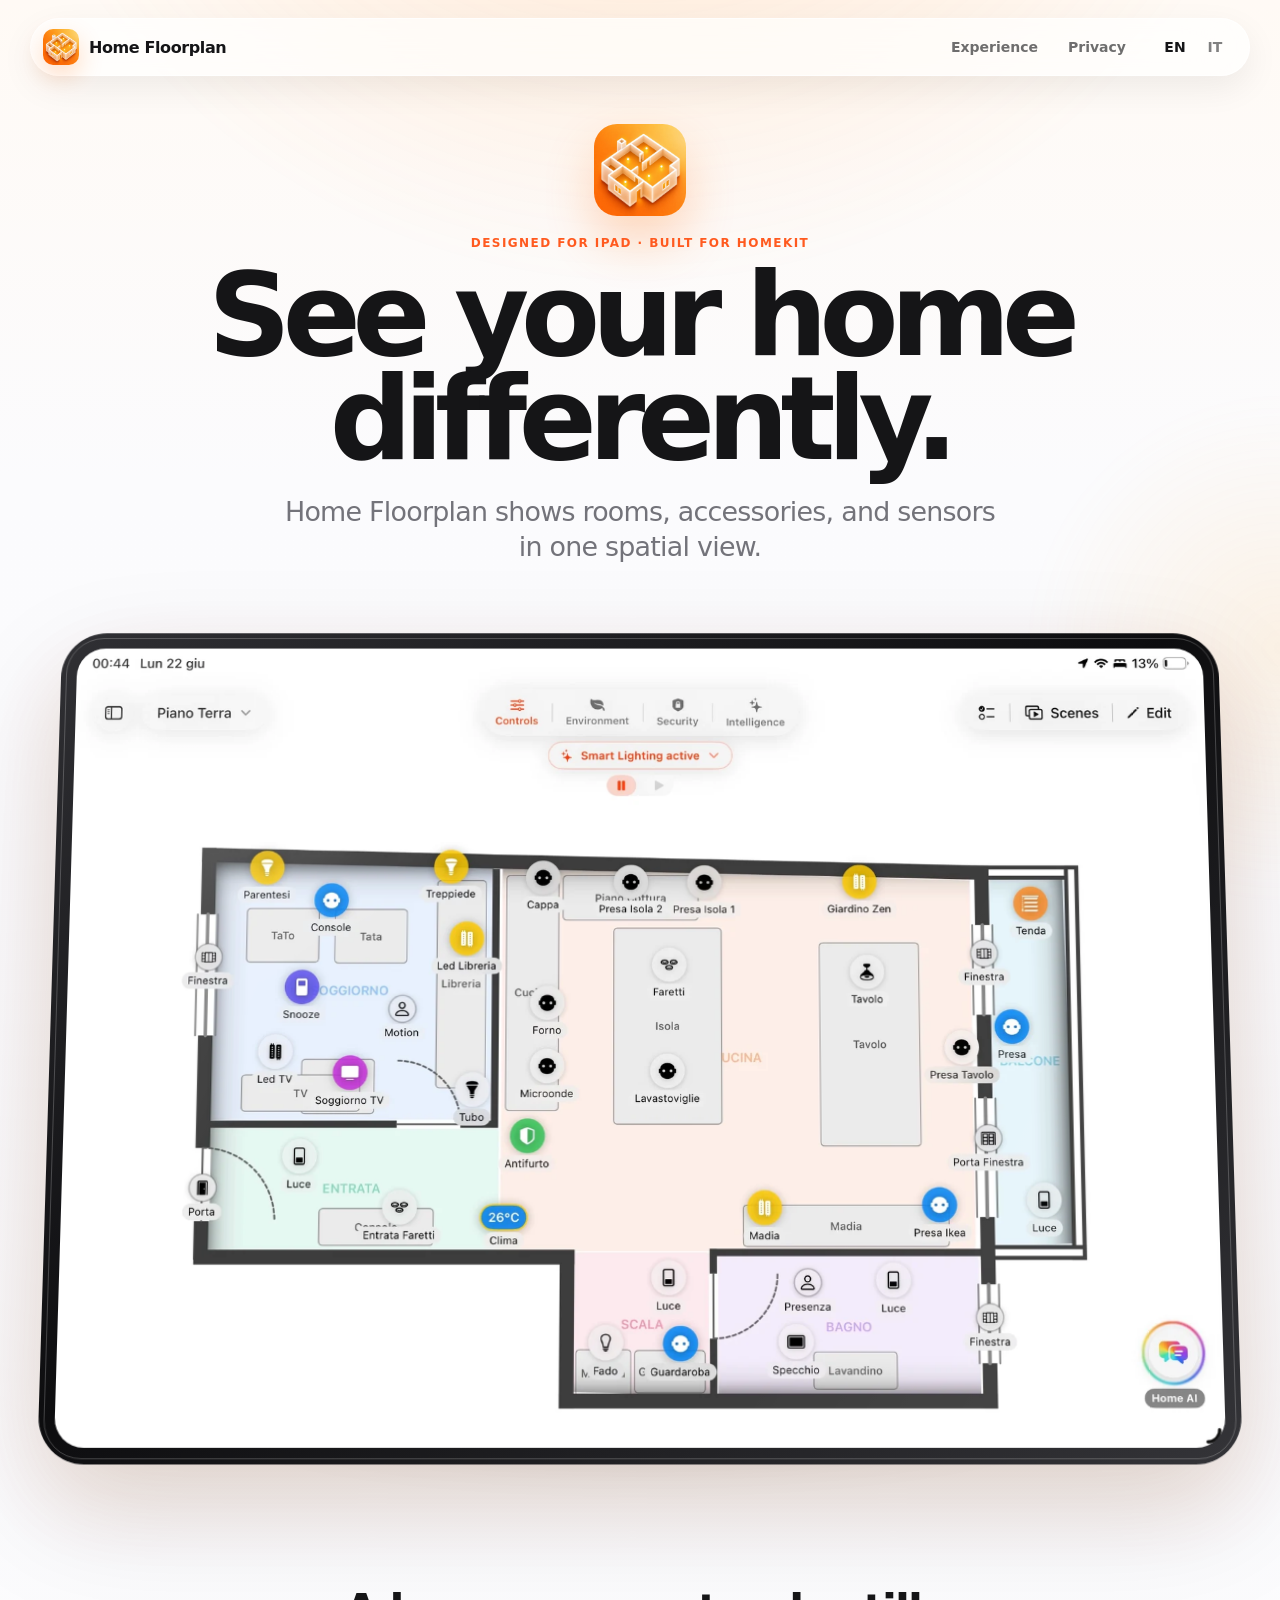
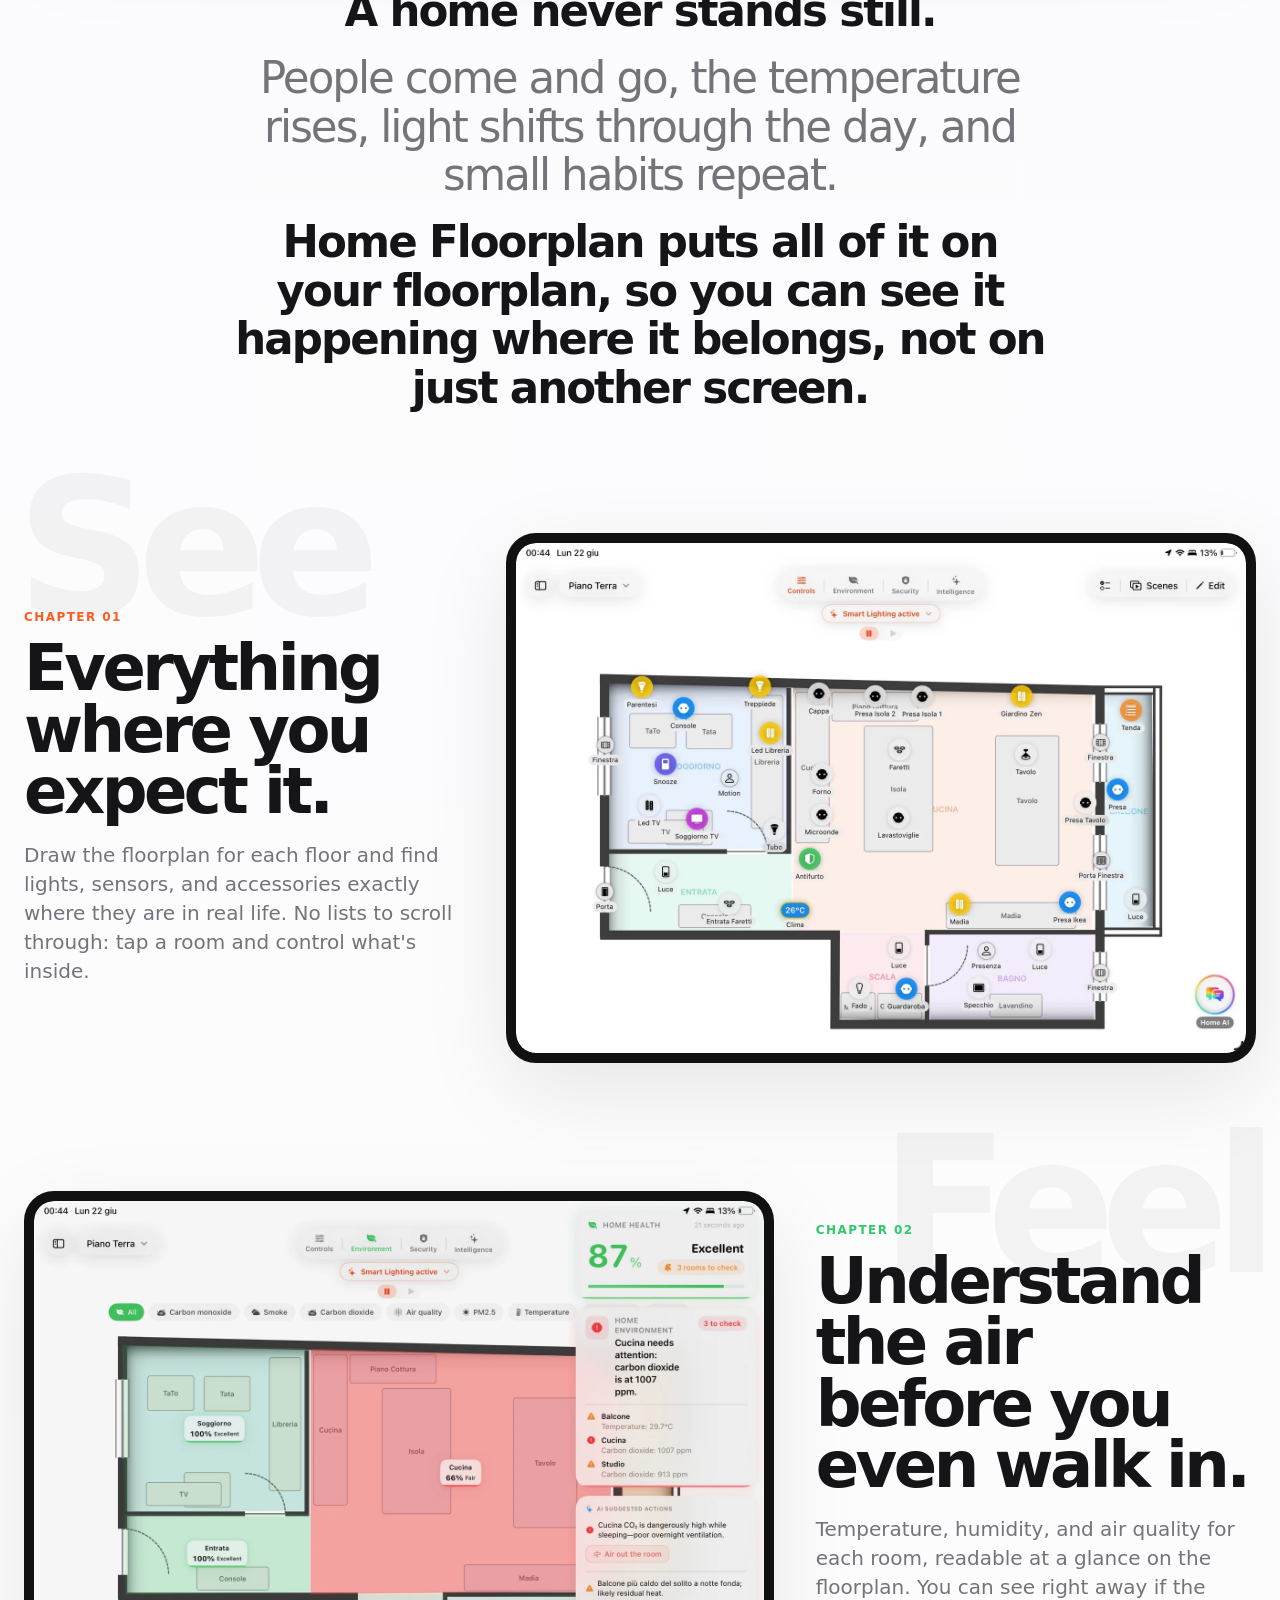
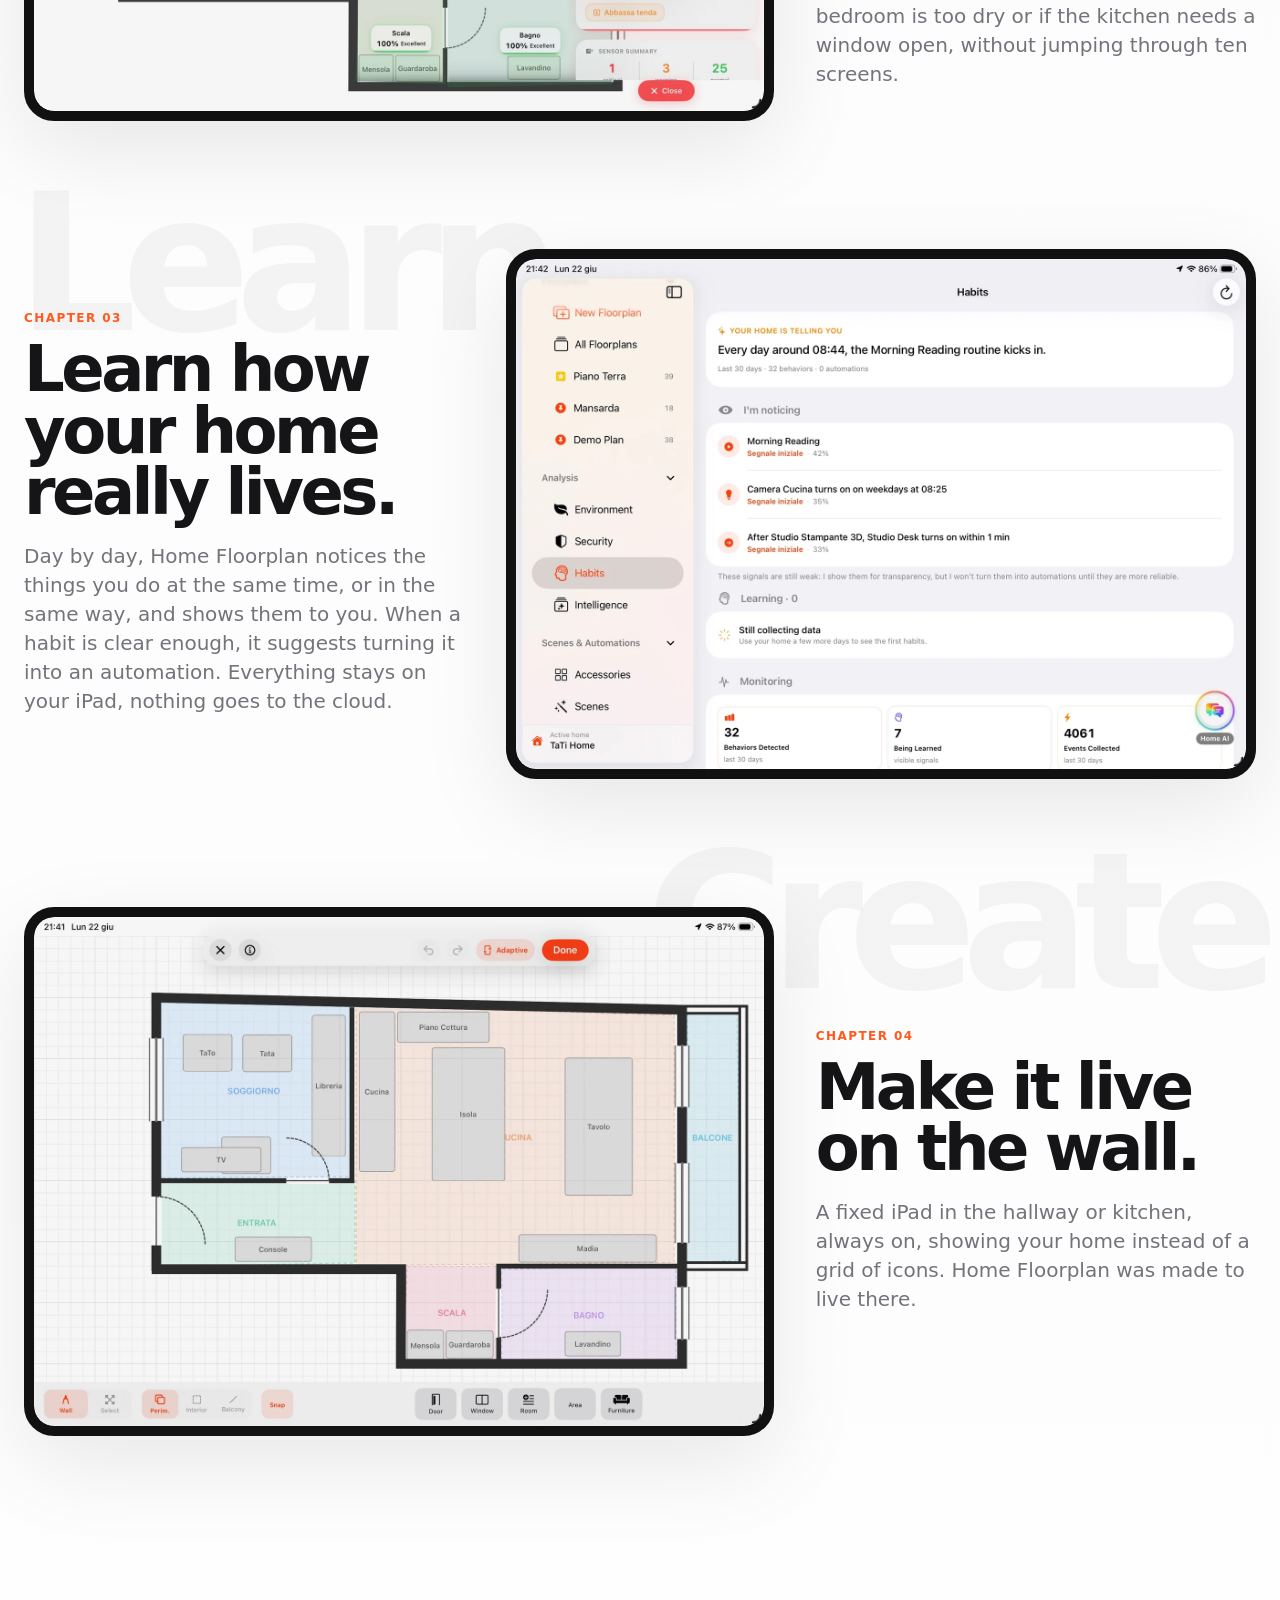
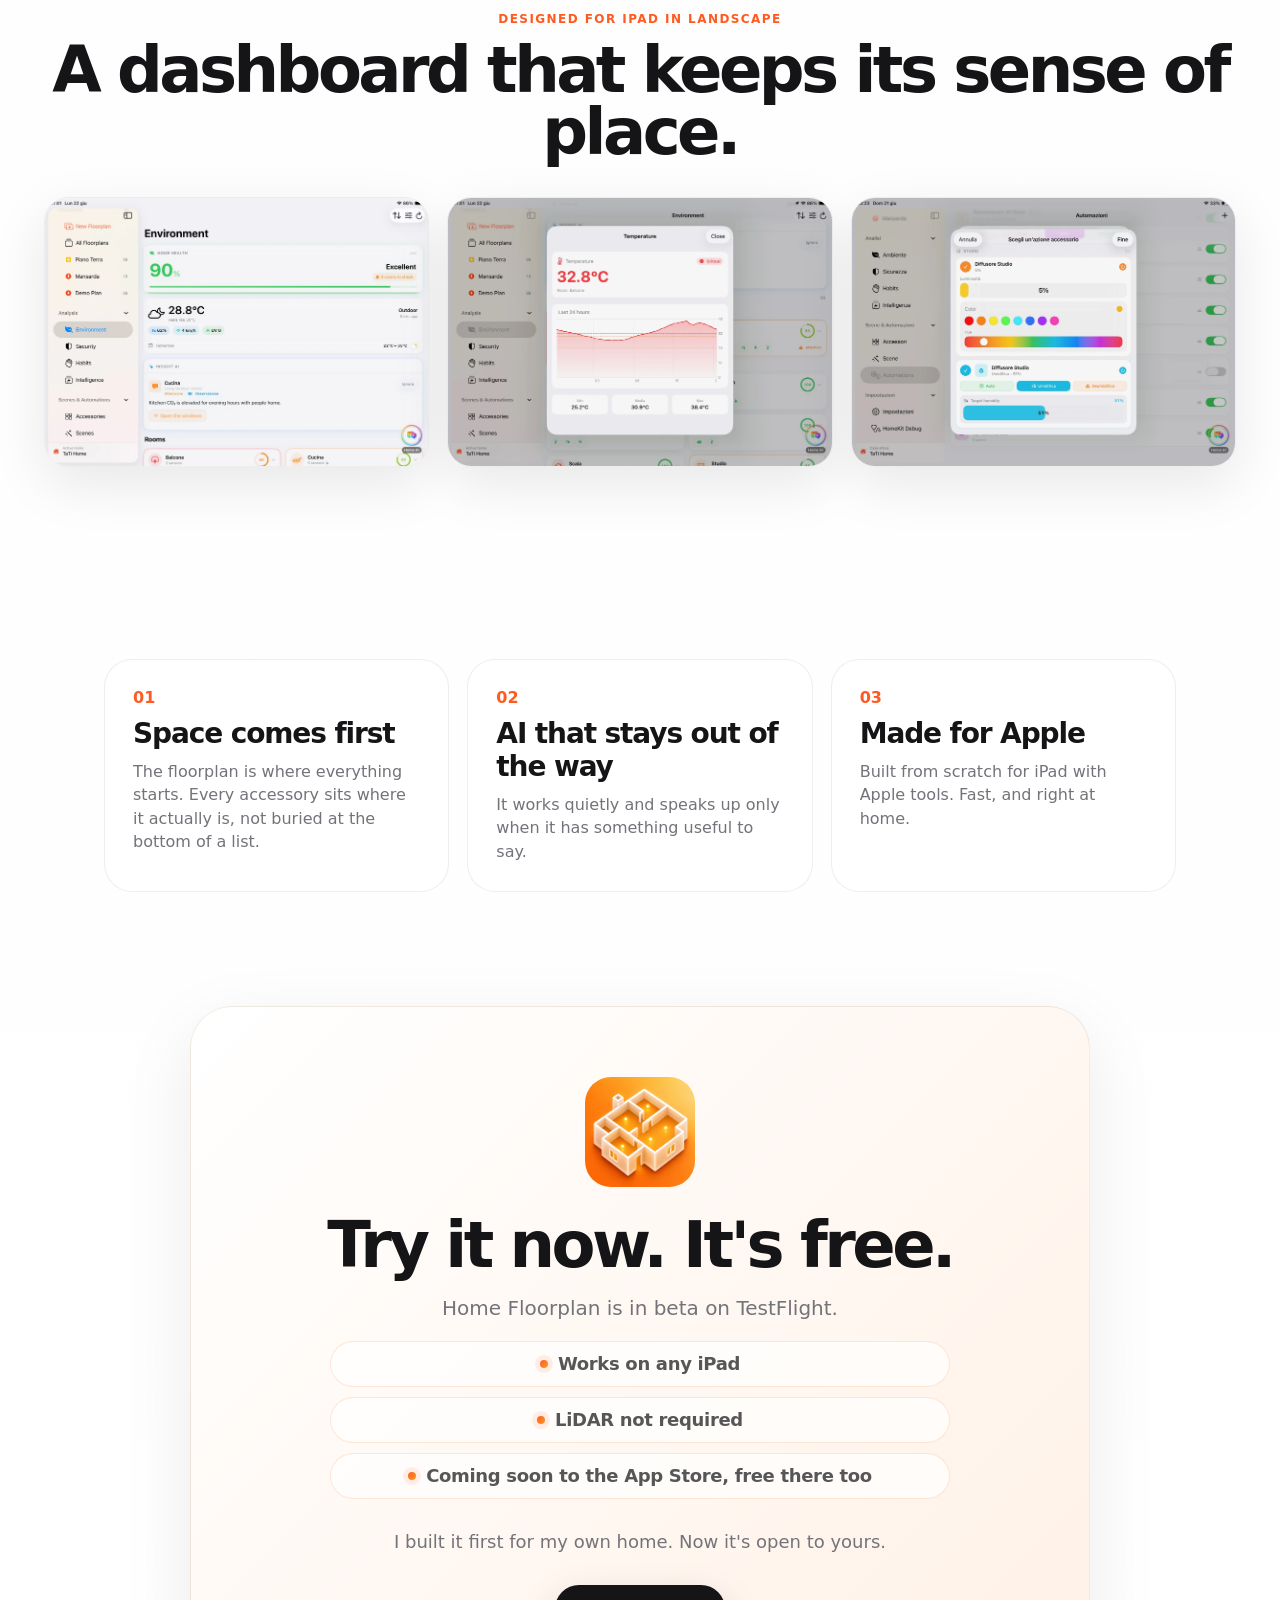
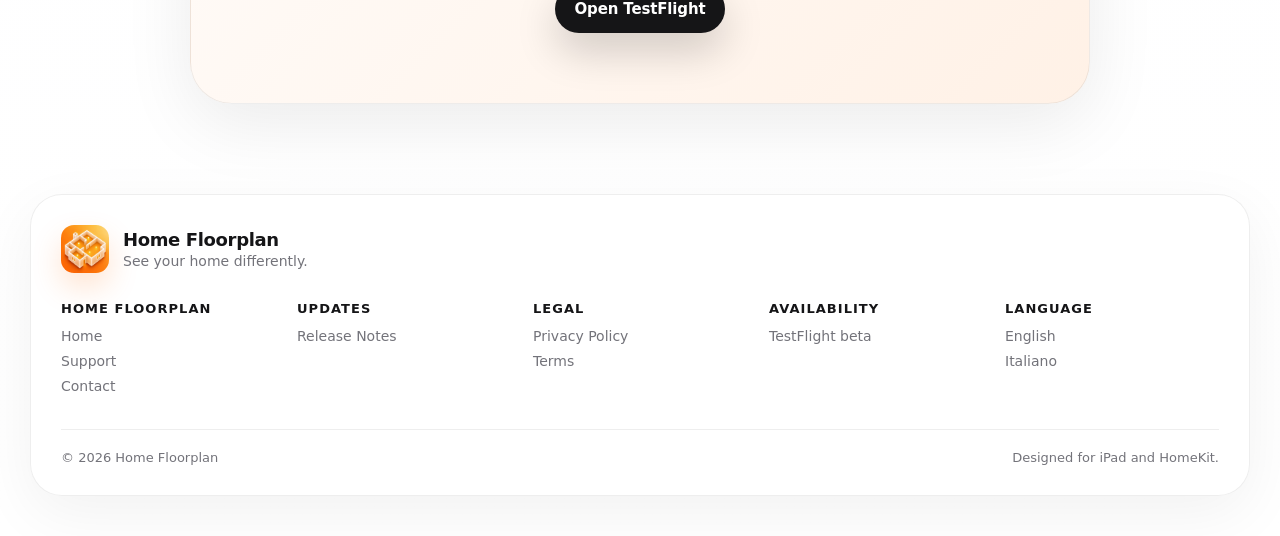
<file: index.html>
<!doctype html>
<html lang="en">
<head>
  <meta charset="utf-8" />
  <meta name="viewport" content="width=device-width, initial-scale=1" />
  <title>Home Floorplan - See your home differently</title>
  <meta name="description" content="Home Floorplan is an iPad app for managing your home. Create the floorplan, define rooms and accessories, monitor comfort, safety, and daily habits." />
  <meta name="theme-color" content="#fff7ef" />
  <link rel="canonical" href="https://gethomefloorplan.app/" />
  <link rel="alternate" hreflang="en" href="https://gethomefloorplan.app/" />
  <link rel="alternate" hreflang="it" href="https://gethomefloorplan.app/it/" />
  <link rel="alternate" hreflang="x-default" href="https://gethomefloorplan.app/" />
  <meta property="og:title" content="Home Floorplan" />
  <meta property="og:description" content="Your rooms, accessories, and sensors in one unified view. Your home, drawn by you." />
  <meta property="og:type" content="website" />
  <meta property="og:url" content="https://gethomefloorplan.app/" />
  <meta property="og:image" content="https://gethomefloorplan.app/assets/app-icon.webp" />
  <meta property="og:site_name" content="Home Floorplan" />
  <meta property="og:locale" content="en_US" />
  <meta name="twitter:card" content="summary" />
  <meta name="twitter:title" content="Home Floorplan" />
  <meta name="twitter:description" content="Your rooms, accessories, and sensors in one unified view. Your home, drawn by you." />
  <meta name="twitter:image" content="https://gethomefloorplan.app/assets/app-icon.webp" />
  <link rel="apple-touch-icon" href="assets/apple-touch-icon.png" />
  <link rel="icon" href="assets/app-icon.webp" />
  <link rel="shortcut icon" href="assets/app-icon.webp" />
  <link rel="stylesheet" href="styles.css?v=atlas-20260628-cache-1" />
  <style>
    @media (max-width: 1024px) {
      .site-header nav > a { display: none !important; }
      .site-header .language-switch { display: inline-flex !important; flex-shrink: 0 !important; align-items: center !important; gap: 16px !important; margin-left: 0 !important; padding: 0 10px !important; border: 0 !important; background: transparent !important; box-shadow: none !important; color: rgba(21,21,23,.54) !important; font-size: 17px !important; font-weight: 780 !important; line-height: 1 !important; }
      .site-header .language-switch a { display: inline-flex !important; align-items: center !important; justify-content: center !important; width: 32px !important; height: 32px !important; font: inherit !important; line-height: 1 !important; }
    }
  </style>
</head>
<body>
  <div class="ambient ambient-one" aria-hidden="true"></div>
  <div class="ambient ambient-two" aria-hidden="true"></div>

  <header class="site-header" aria-label="Primary navigation">
    <a class="brand" href="index.html" aria-label="Home Floorplan home">
      <img src="assets/app-icon.webp" alt="" />
      <span>Home Floorplan</span>
    </a>
    <nav>
      <a href="#chapters">Experience</a>
      <a href="privacy.html">Privacy</a>
      <span class="language-switch" aria-label="Language"><a class="is-active" href="index.html" aria-current="page">EN</a><a href="it/index.html">IT</a></span>
    </nav>
  </header>

  <main>
    <section class="hero" aria-labelledby="hero-title">
      <div class="hero-copy reveal">
        <img class="hero-mark" src="assets/app-icon.webp" alt="" />
        <p class="eyebrow">Designed for iPad · Built for HomeKit</p>
        <h1 id="hero-title">See your home differently.</h1>
        <p class="hero-subtitle">Home Floorplan shows rooms, accessories, and sensors in one spatial view.</p>
      </div>

      <div class="device-stage hero-stage reveal delay-1" data-tilt>
        <div class="device-shadow" aria-hidden="true"></div>
        <div class="ipad-shell">
          <div class="ipad-glass" aria-hidden="true"></div>
          <img src="assets/screens/hero-floorplan.webp" alt="Home Floorplan for iPad, showing rooms and accessories in their spatial context" />
        </div>
      </div>
    </section>

    <section class="manifesto" data-reveal>
      <p>A home never stands still.</p>
      <p>People come and go, the temperature rises, light shifts through the day, and small habits repeat.</p>
      <p><strong>Home Floorplan puts all of it on your floorplan, so you can see it happening where it belongs, not on just another screen.</strong></p>
    </section>

    <section id="chapters" class="chapter chapter-see" data-reveal>
      <div class="chapter-word">See</div>
      <div class="chapter-copy">
        <p class="eyebrow orange">Chapter 01</p>
        <h2>Everything where you expect it.</h2>
        <p>Draw the floorplan for each floor and find lights, sensors, and accessories exactly where they are in real life. No lists to scroll through: tap a room and control what's inside.</p>
      </div>
      <div class="ipad-frame chapter-device"><img src="assets/screens/floorplan-controls.webp" alt="Control devices on the floorplan"></div>
    </section>

    <section id="feel" class="chapter reverse" data-reveal>
      <div class="chapter-word">Feel</div>
      <div class="chapter-copy">
        <p class="eyebrow green">Chapter 02</p>
        <h2>Understand the air before you even walk in.</h2>
        <p>Temperature, humidity, and air quality for each room, readable at a glance on the floorplan. You can see right away if the bedroom is too dry or if the kitchen needs a window open, without jumping through ten screens.</p>
      </div>
      <div class="ipad-frame chapter-device"><img src="assets/screens/environment-map.webp" alt="Environment map"></div>
    </section>

    <section id="learn" class="chapter" data-reveal>
      <div class="chapter-word">Learn</div>
      <div class="chapter-copy">
        <p class="eyebrow orange">Chapter 03</p>
        <h2>Learn how your home really lives.</h2>
        <p>Day by day, Home Floorplan notices the things you do at the same time, or in the same way, and shows them to you. When a habit is clear enough, it suggests turning it into an automation. Everything stays on your iPad, nothing goes to the cloud.</p>
      </div>
      <div class="ipad-frame chapter-device"><img src="assets/screens/habits.webp" alt="Home habits analysis"></div>
    </section>

    <section id="build" class="chapter reverse" data-reveal>
      <div class="chapter-word">Create</div>
      <div class="chapter-copy">
        <p class="eyebrow orange">Chapter 04</p>
        <h2>Make it live on the wall.</h2>
        <p>A fixed iPad in the hallway or kitchen, always on, showing your home instead of a grid of icons. Home Floorplan was made to live there.</p>
      </div>
      <div class="ipad-frame chapter-device"><img src="assets/screens/editor.webp" alt="Home Floorplan editor"></div>
    </section>

    <section class="detail-gallery" data-reveal>
      <p class="eyebrow">Designed for iPad in landscape</p>
      <h2>A dashboard that keeps its sense of place.</h2>
      <div class="gallery">
        <img src="assets/screens/environment-dashboard.webp" alt="Environment dashboard screenshot">
        <img src="assets/screens/temperature-detail.webp" alt="Environment dashboard - temperature detail">
        <img src="assets/screens/automation-modal.webp" alt="Automation screenshot">
      </div>
    </section>

    <section class="principles">
      <div class="principle" data-reveal><span>01</span><h3>Space comes first</h3><p>The floorplan is where everything starts. Every accessory sits where it actually is, not buried at the bottom of a list.</p></div>
      <div class="principle" data-reveal><span>02</span><h3>AI that stays out of the way</h3><p>It works quietly and speaks up only when it has something useful to say.</p></div>
      <div class="principle" data-reveal><span>03</span><h3>Made for Apple</h3><p>Built from scratch for iPad with Apple tools. Fast, and right at home.</p></div>
    </section>

    <section id="join" class="cta" data-reveal>
      <img src="assets/app-icon.webp" alt="Home Floorplan icon">
      <h2>Try it now. It's free.</h2>
      <p class="cta-lede">Home Floorplan is in beta on TestFlight.</p>
      <ul class="cta-points" aria-label="Beta details">
        <li>Works on any iPad</li>
        <li>LiDAR not required</li>
        <li>Coming soon to the App Store, free there too</li>
      </ul>
      <p class="cta-note">I built it first for my own home. Now it's open to yours.</p>
      <a class="button primary" href="https://testflight.apple.com/join/fqDXYaDV">Open TestFlight</a>
    </section>
  </main>

  <footer class="site-footer">
    <div class="footer-brand">
      <img src="assets/app-icon.webp" alt="" />
      <div><strong>Home Floorplan</strong><span>See your home differently.</span></div>
    </div>
    <div class="footer-grid">
      <div><h4>Home Floorplan</h4><a href="index.html">Home</a><a href="support.html">Support</a><a href="contact.html">Contact</a></div>
      <div><h4>Updates</h4><a href="release-notes.html">Release Notes</a></div>
      <div><h4>Legal</h4><a href="privacy.html">Privacy Policy</a><a href="terms.html">Terms</a></div>
      <div><h4>Availability</h4><a href="https://testflight.apple.com/join/fqDXYaDV">TestFlight beta</a></div>
      <div><h4>Language</h4><span class="footer-note">English</span><a href="it/index.html">Italiano</a></div>
    </div>
    <div class="footer-bottom"><span>© 2026 Home Floorplan</span><span>Designed for iPad and HomeKit.</span></div>
  </footer>

  <script src="script.js?v=atlas-20260628-cache-1"></script>
</body>
</html>
</file>
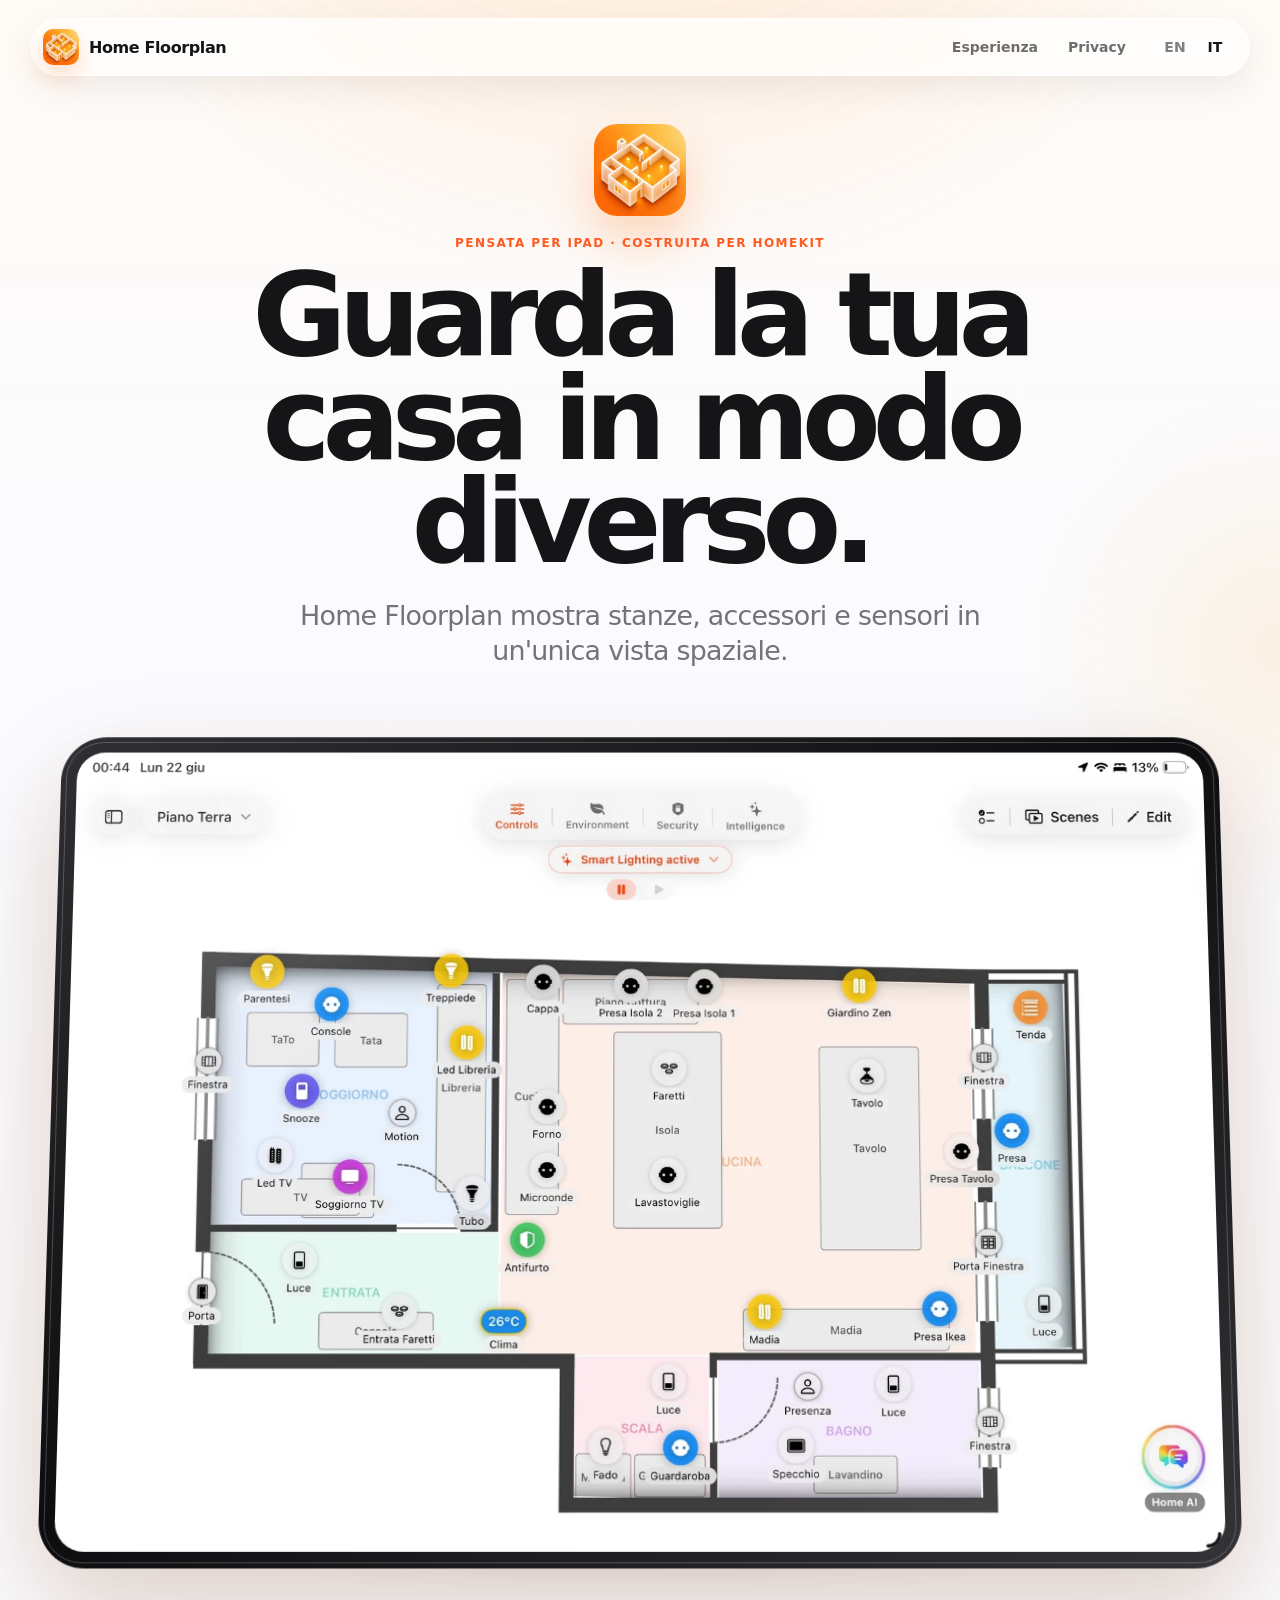
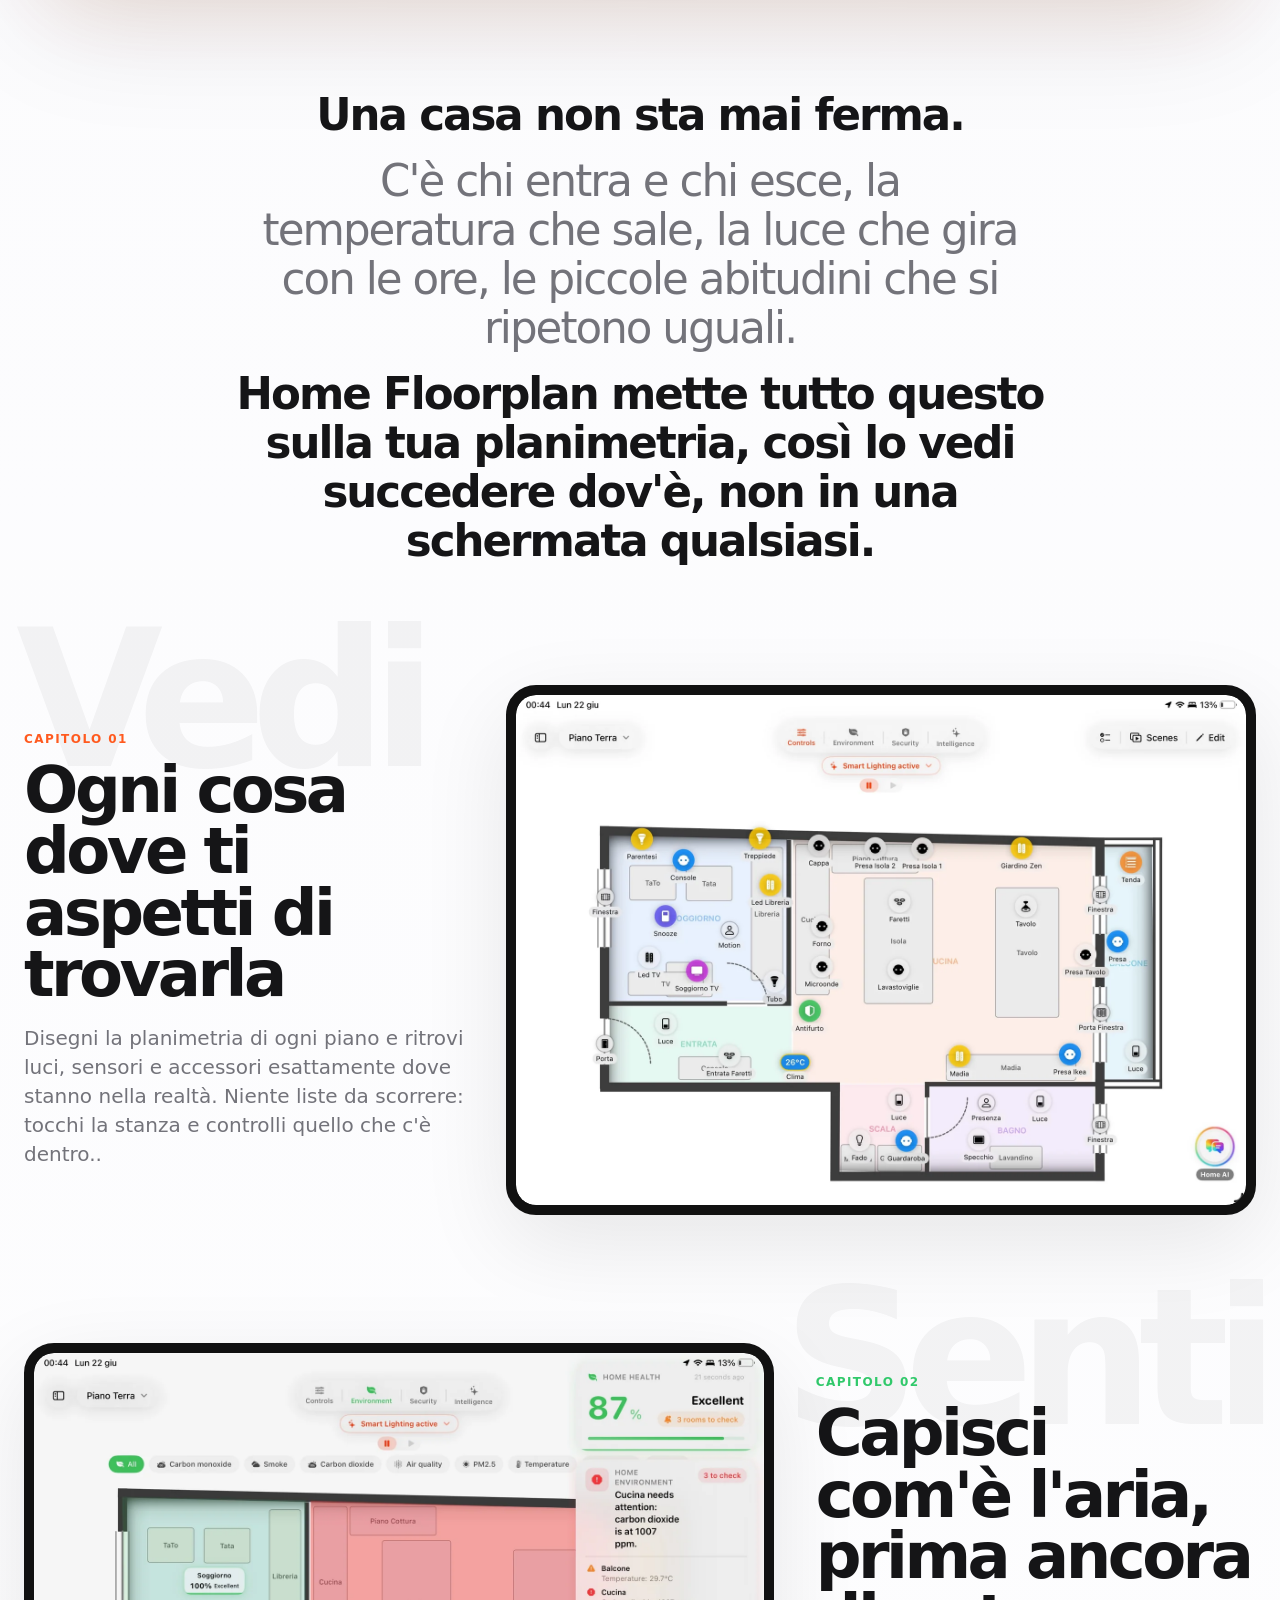
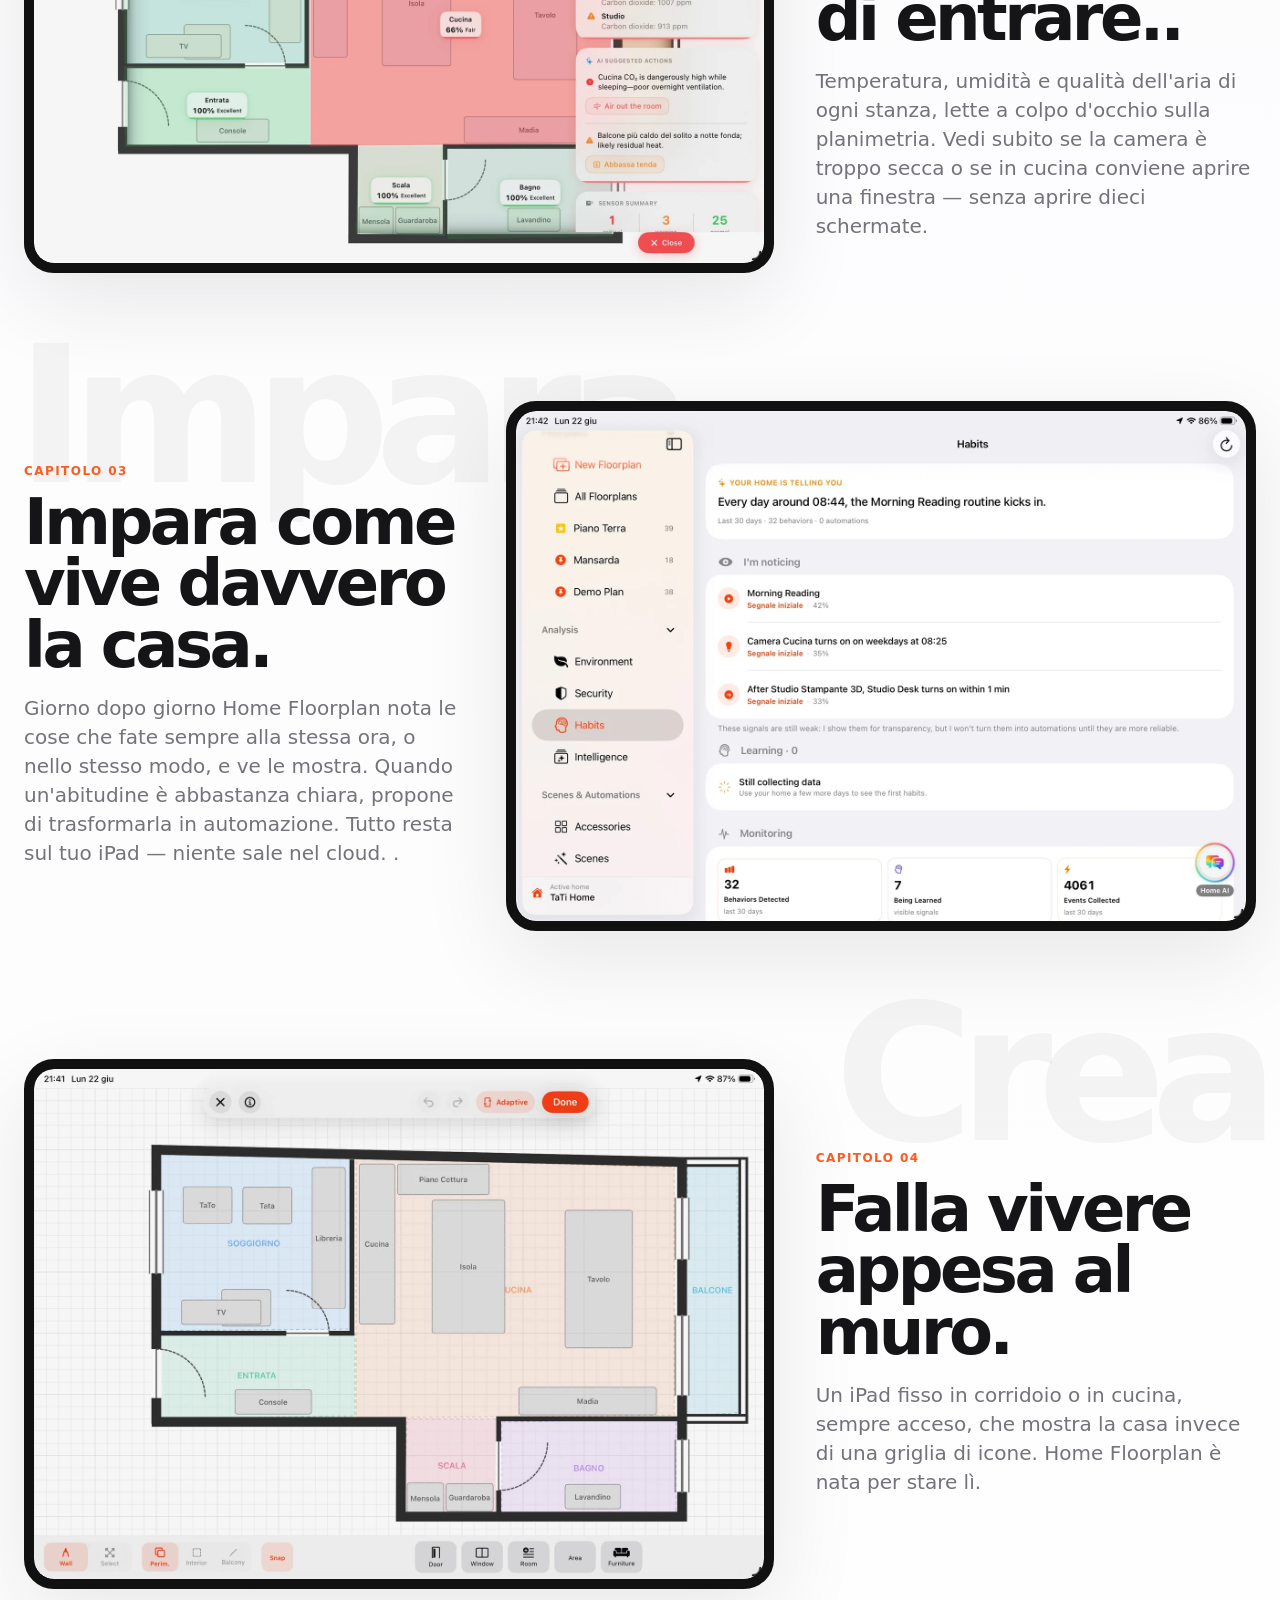
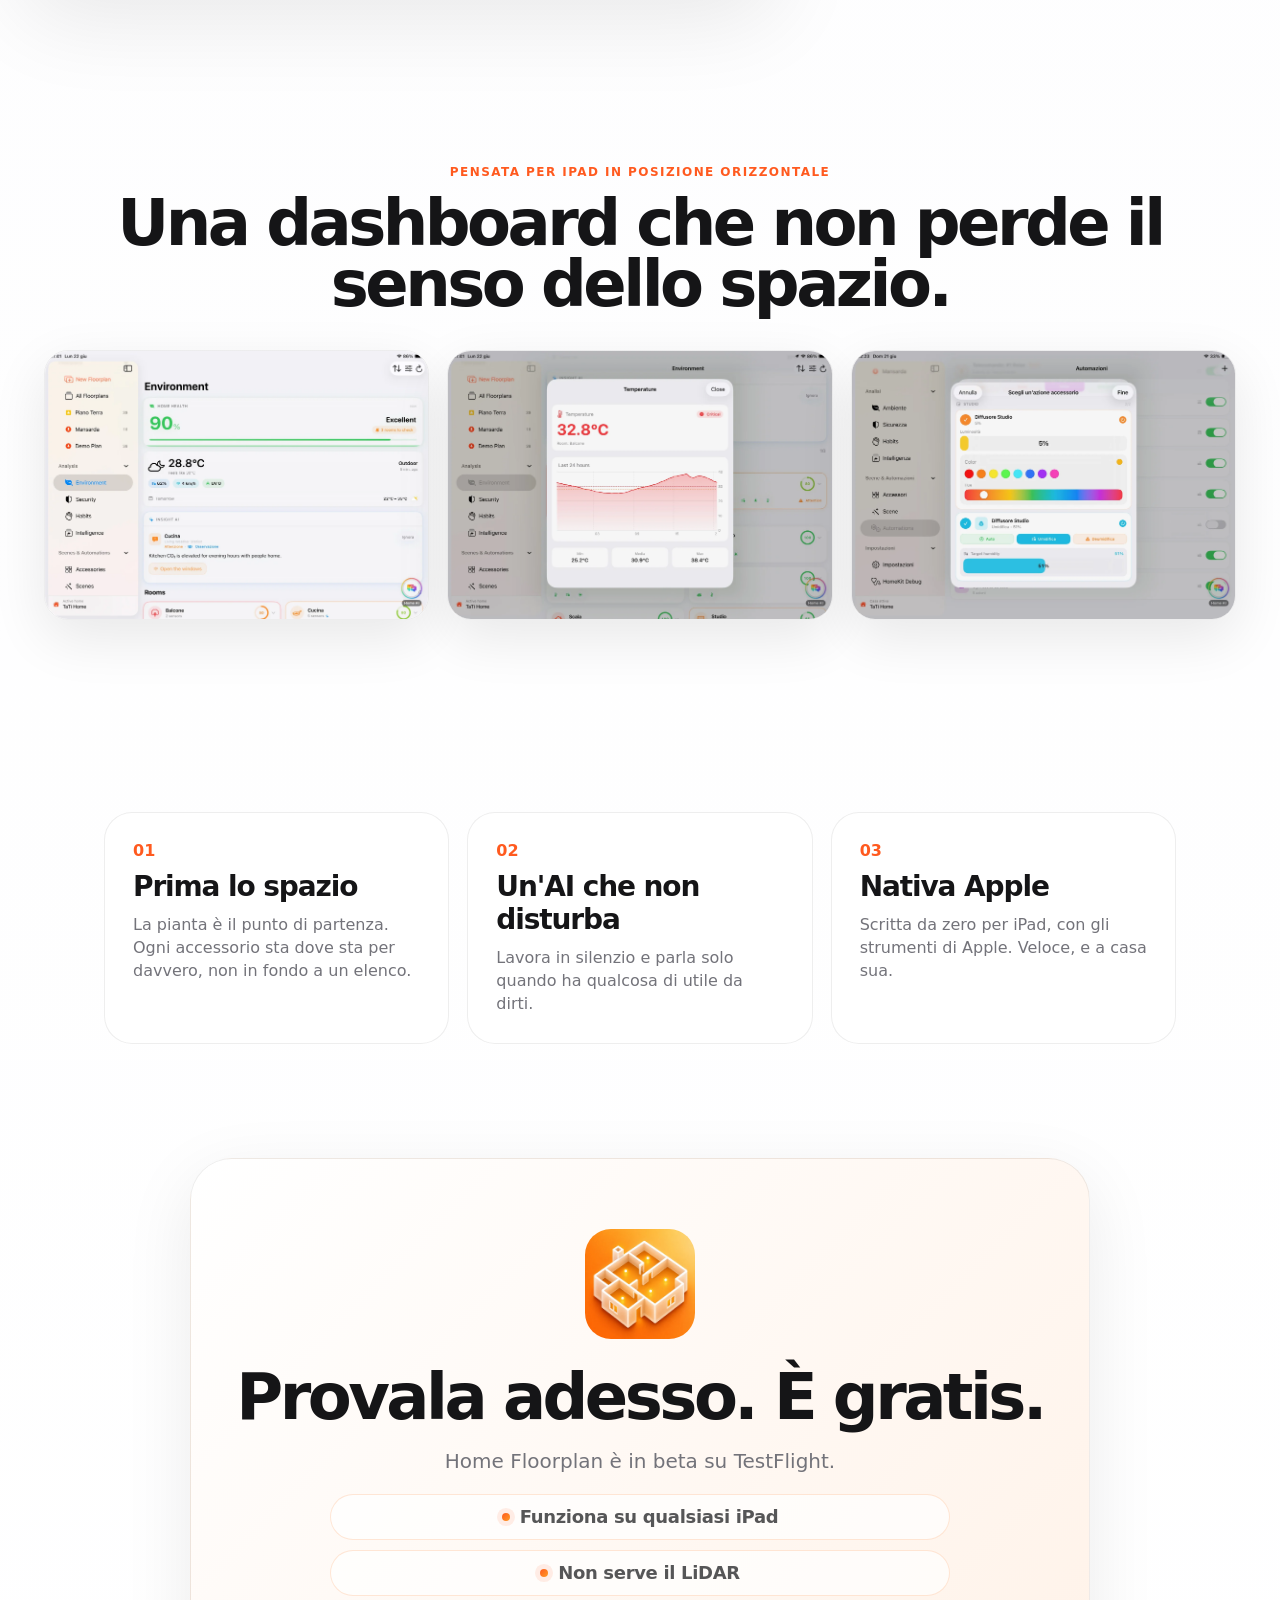
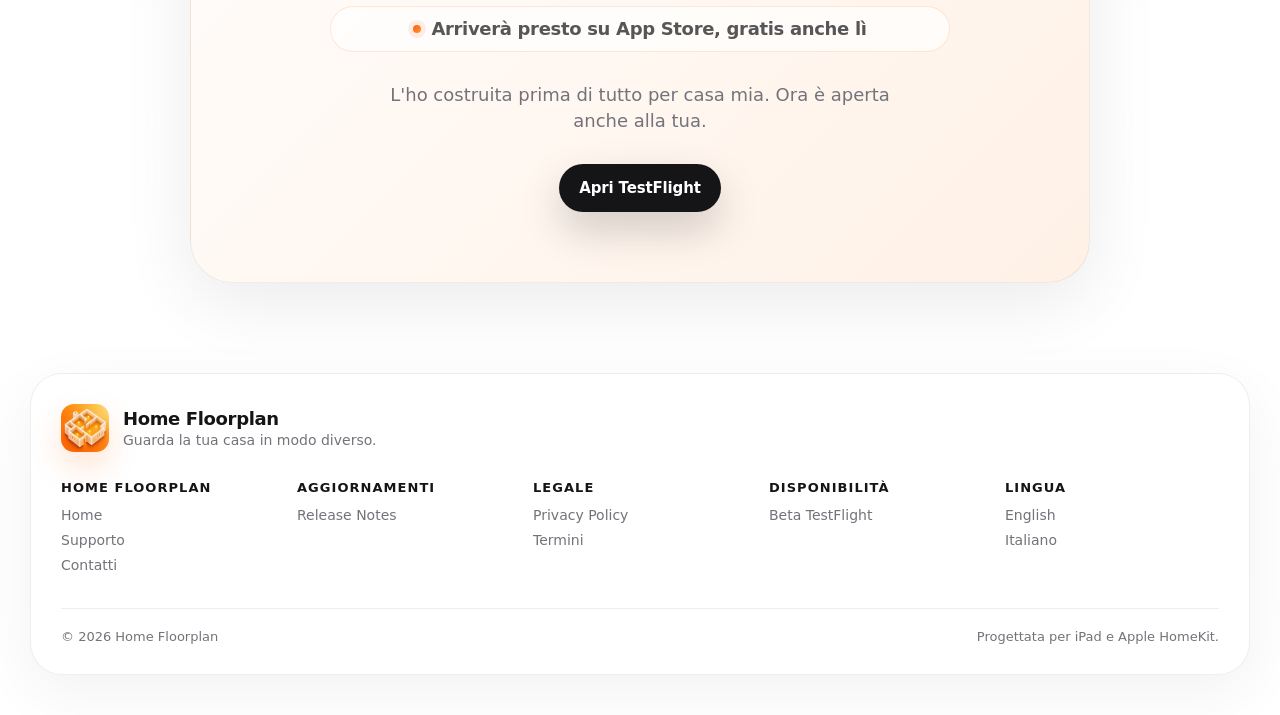
<file: it/index.html>
<!doctype html>
<html lang="it">
<head>
  <meta charset="utf-8" />
  <meta name="viewport" content="width=device-width, initial-scale=1" />
  <title>Home Floorplan - Guarda la tua casa in modo diverso</title>
  <meta name="description" content="Home Floorplan è un'app da utilizzare su iPad per gestire la tua casa. Crea la planimetria, definisci le stanze con i propri accessori, monitora lo stato di comfort ambientale e sicurezza e rileva le abitudini." />
  <meta name="theme-color" content="#fff7ef" />
  <link rel="canonical" href="https://gethomefloorplan.app/it/" />
  <link rel="alternate" hreflang="en" href="https://gethomefloorplan.app/" />
  <link rel="alternate" hreflang="it" href="https://gethomefloorplan.app/it/" />
  <link rel="alternate" hreflang="x-default" href="https://gethomefloorplan.app/" />
  <meta property="og:title" content="Home Floorplan" />
  <meta property="og:description" content="Le tue stanze, i tuoi accessori e i tuoi sensori su un'unica vista unificata. Quella di casa tua, disegnata da te." />
  <meta property="og:type" content="website" />
  <meta property="og:url" content="https://gethomefloorplan.app/it/" />
  <meta property="og:image" content="https://gethomefloorplan.app/assets/app-icon.webp" />
  <meta property="og:site_name" content="Home Floorplan" />
  <meta property="og:locale" content="it_IT" />
  <meta name="twitter:card" content="summary" />
  <meta name="twitter:title" content="Home Floorplan" />
  <meta name="twitter:description" content="Le tue stanze, i tuoi accessori e i tuoi sensori su un'unica vista unificata. Quella di casa tua, disegnata da te." />
  <meta name="twitter:image" content="https://gethomefloorplan.app/assets/app-icon.webp" />
  <link rel="apple-touch-icon" href="../assets/apple-touch-icon.png" />
  <link rel="icon" href="../assets/app-icon.webp" />
  <link rel="shortcut icon" href="../assets/app-icon.webp" />
  <link rel="stylesheet" href="../styles.css?v=atlas-20260628-cache-1" />
  <style>
    .cta .cta-lede { margin-bottom: 18px; }
    .cta-points { list-style: none; max-width: 620px; margin: 0 auto 30px; padding: 0; display: grid; gap: 10px; }
    .cta-points li { display: flex; align-items: center; justify-content: center; gap: 10px; min-height: 46px; padding: 10px 18px; border: 1px solid rgba(255,122,38,.18); border-radius: 999px; background: rgba(255,255,255,.68); color: rgba(21,21,23,.72); font-size: 18px; font-weight: 680; line-height: 1.2; letter-spacing: -.018em; }
    .cta-points li::before { content: ""; width: 8px; height: 8px; flex: 0 0 auto; border-radius: 50%; background: linear-gradient(135deg, #ff5a1f, #ff9b24); box-shadow: 0 0 0 5px rgba(255,90,31,.10); }
    .cta .cta-note { max-width: 560px; margin-bottom: 30px; font-size: 18px; }
    @media (max-width: 1024px) {
      .site-header nav > a { display: none !important; }
      .site-header .language-switch { display: inline-flex !important; flex-shrink: 0 !important; align-items: center !important; gap: 16px !important; margin-left: 0 !important; padding: 0 10px !important; border: 0 !important; background: transparent !important; box-shadow: none !important; color: rgba(21,21,23,.54) !important; font-size: 17px !important; font-weight: 780 !important; line-height: 1 !important; }
      .site-header .language-switch a { display: inline-flex !important; align-items: center !important; justify-content: center !important; width: 32px !important; height: 32px !important; font: inherit !important; line-height: 1 !important; }
      .cta-points li { border-radius: 24px; font-size: 16px; }
    }
  </style>
</head>
<body>
  <div class="ambient ambient-one" aria-hidden="true"></div>
  <div class="ambient ambient-two" aria-hidden="true"></div>

  <header class="site-header" aria-label="Primary navigation">
    <a class="brand" href="index.html" aria-label="Home Floorplan home">
      <img src="../assets/app-icon.webp" alt="" />
      <span>Home Floorplan</span>
    </a>
    <nav>
      <a href="#chapters">Esperienza</a>
      <a href="privacy.html">Privacy</a>
      <span class="language-switch" aria-label="Lingua"><a href="../index.html">EN</a><a class="is-active" href="index.html" aria-current="page">IT</a></span>
    </nav>
  </header>

  <main>
    <section class="hero" aria-labelledby="hero-title">
      <div class="hero-copy reveal">
        <img class="hero-mark" src="../assets/app-icon.webp" alt="" />
        <p class="eyebrow">Pensata per iPad · Costruita per HomeKit</p>
        <h1 id="hero-title">Guarda la tua casa in modo diverso.</h1>
        <p class="hero-subtitle">Home Floorplan mostra stanze, accessori e sensori in un'unica vista spaziale.</p>
      </div>

      <div class="device-stage hero-stage reveal delay-1" data-tilt>
        <div class="device-shadow" aria-hidden="true"></div>
        <div class="ipad-shell">
          <div class="ipad-glass" aria-hidden="true"></div>
          <img src="../assets/screens/hero-floorplan.webp" alt="Home Floorplan per iPad, con una planimetria che mostra stanze e accessori nel loro contesto spaziale" />
        </div>
      </div>
    </section>

    <section class="manifesto" data-reveal>
      <p>Una casa non sta mai ferma.</p>
      <p>C'è chi entra e chi esce, la temperatura che sale, la luce che gira con le ore, le piccole abitudini che si ripetono uguali.</p>
      <p><strong>Home Floorplan mette tutto questo sulla tua planimetria, così lo vedi succedere dov'è, non in una schermata qualsiasi.</strong></p>
    </section>

    <section id="chapters" class="chapter chapter-see" data-reveal>
      <div class="chapter-word">Vedi</div>
      <div class="chapter-copy">
        <p class="eyebrow orange">Capitolo 01</p>
        <h2>Ogni cosa dove ti aspetti di trovarla</h2>
        <p>Disegni la planimetria di ogni piano e ritrovi luci, sensori e accessori esattamente dove stanno nella realtà. Niente liste da scorrere: tocchi la stanza e controlli quello che c'è dentro..</p>
      </div>
      <div class="ipad-frame chapter-device"><img src="../assets/screens/floorplan-controls.webp" alt="Controlla i dispositivi sulla planimetria"></div>
    </section>

    <section id="feel" class="chapter reverse" data-reveal>
      <div class="chapter-word">Senti</div>
      <div class="chapter-copy">
        <p class="eyebrow green">Capitolo 02</p>
        <h2>Capisci com'è l'aria, prima ancora di entrare..</h2>
        <p>Temperatura, umidità e qualità dell'aria di ogni stanza, lette a colpo d'occhio sulla planimetria. Vedi subito se la camera è troppo secca o se in cucina conviene aprire una finestra — senza aprire dieci schermate.</p>
      </div>
      <div class="ipad-frame chapter-device"><img src="../assets/screens/environment-map.webp" alt="Mappa ambientale"></div>
    </section>

    <section id="learn" class="chapter" data-reveal>
      <div class="chapter-word">Impara</div>
      <div class="chapter-copy">
        <p class="eyebrow orange">Capitolo 03</p>
        <h2>Impara come vive davvero la casa.</h2>
        <p>Giorno dopo giorno Home Floorplan nota le cose che fate sempre alla stessa ora, o nello stesso modo, e ve le mostra. Quando un'abitudine è abbastanza chiara, propone di trasformarla in automazione. Tutto resta sul tuo iPad — niente sale nel cloud. .</p>
      </div>
      <div class="ipad-frame chapter-device"><img src="../assets/screens/habits.webp" alt="Analisi delle abitudini della casa"></div>
    </section>

    <section id="build" class="chapter reverse" data-reveal>
      <div class="chapter-word">Crea</div>
      <div class="chapter-copy">
        <p class="eyebrow orange">Capitolo 04</p>
        <h2>Falla vivere appesa al muro.</h2>
        <p>Un iPad fisso in corridoio o in cucina, sempre acceso, che mostra la casa invece di una griglia di icone. Home Floorplan è nata per stare lì.</p>
      </div>
      <div class="ipad-frame chapter-device"><img src="../assets/screens/editor.webp" alt="Editor di Home Floorplan"></div>
    </section>

    <section class="detail-gallery" data-reveal>
      <p class="eyebrow">Pensata per iPad in posizione orizzontale</p>
      <h2>Una dashboard che non perde il senso dello spazio.</h2>
      <div class="gallery">
        <img src="../assets/screens/environment-dashboard.webp" alt="Schermata dashboard Ambiente">
        <img src="../assets/screens/temperature-detail.webp" alt="Schermata dashboard Ambiente - dettaglio Temperatura">
        <img src="../assets/screens/automation-modal.webp" alt="Schermata Automazione">
      </div>
    </section>

    <section class="principles">
      <div class="principle" data-reveal><span>01</span><h3>Prima lo spazio</h3><p>La pianta è il punto di partenza. Ogni accessorio sta dove sta per davvero, non in fondo a un elenco.</p></div>
      <div class="principle" data-reveal><span>02</span><h3>Un'AI che non disturba</h3><p>Lavora in silenzio e parla solo quando ha qualcosa di utile da dirti.</p></div>
      <div class="principle" data-reveal><span>03</span><h3>Nativa Apple</h3><p>Scritta da zero per iPad, con gli strumenti di Apple. Veloce, e a casa sua.</p></div>
    </section>

    <section id="join" class="cta" data-reveal>
      <img src="../assets/app-icon.webp" alt="Icona Home Floorplan">
      <h2>Provala adesso. È gratis.</h2>
      <p class="cta-lede">Home Floorplan è in beta su TestFlight.</p>
      <ul class="cta-points" aria-label="Dettagli beta">
        <li>Funziona su qualsiasi iPad</li>
        <li>Non serve il LiDAR</li>
        <li>Arriverà presto su App Store, gratis anche lì</li>
      </ul>
      <p class="cta-note">L'ho costruita prima di tutto per casa mia. Ora è aperta anche alla tua.</p>
      <a class="button primary" href="https://testflight.apple.com/join/fqDXYaDV">Apri TestFlight</a>
    </section>
  </main>

  <footer class="site-footer">
    <div class="footer-brand">
      <img src="../assets/app-icon.webp" alt="" />
      <div><strong>Home Floorplan</strong><span>Guarda la tua casa in modo diverso.</span></div>
    </div>
    <div class="footer-grid">
      <div><h4>Home Floorplan</h4><a href="index.html">Home</a><a href="support.html">Supporto</a><a href="contact.html">Contatti</a></div>
      <div><h4>Aggiornamenti</h4><a href="../release-notes.html">Release Notes</a></div>
      <div><h4>Legale</h4><a href="privacy.html">Privacy Policy</a><a href="../terms.html">Termini</a></div>
      <div><h4>Disponibilità</h4><a href="https://testflight.apple.com/join/fqDXYaDV">Beta TestFlight</a></div>
      <div><h4>Lingua</h4><a href="../index.html">English</a><span class="footer-note">Italiano</span></div>
    </div>
    <div class="footer-bottom"><span>© 2026 Home Floorplan</span><span>Progettata per iPad e Apple HomeKit.</span></div>
  </footer>

  <script src="../script.js?v=atlas-20260628-cache-1"></script>
</body>
</html>
</file>
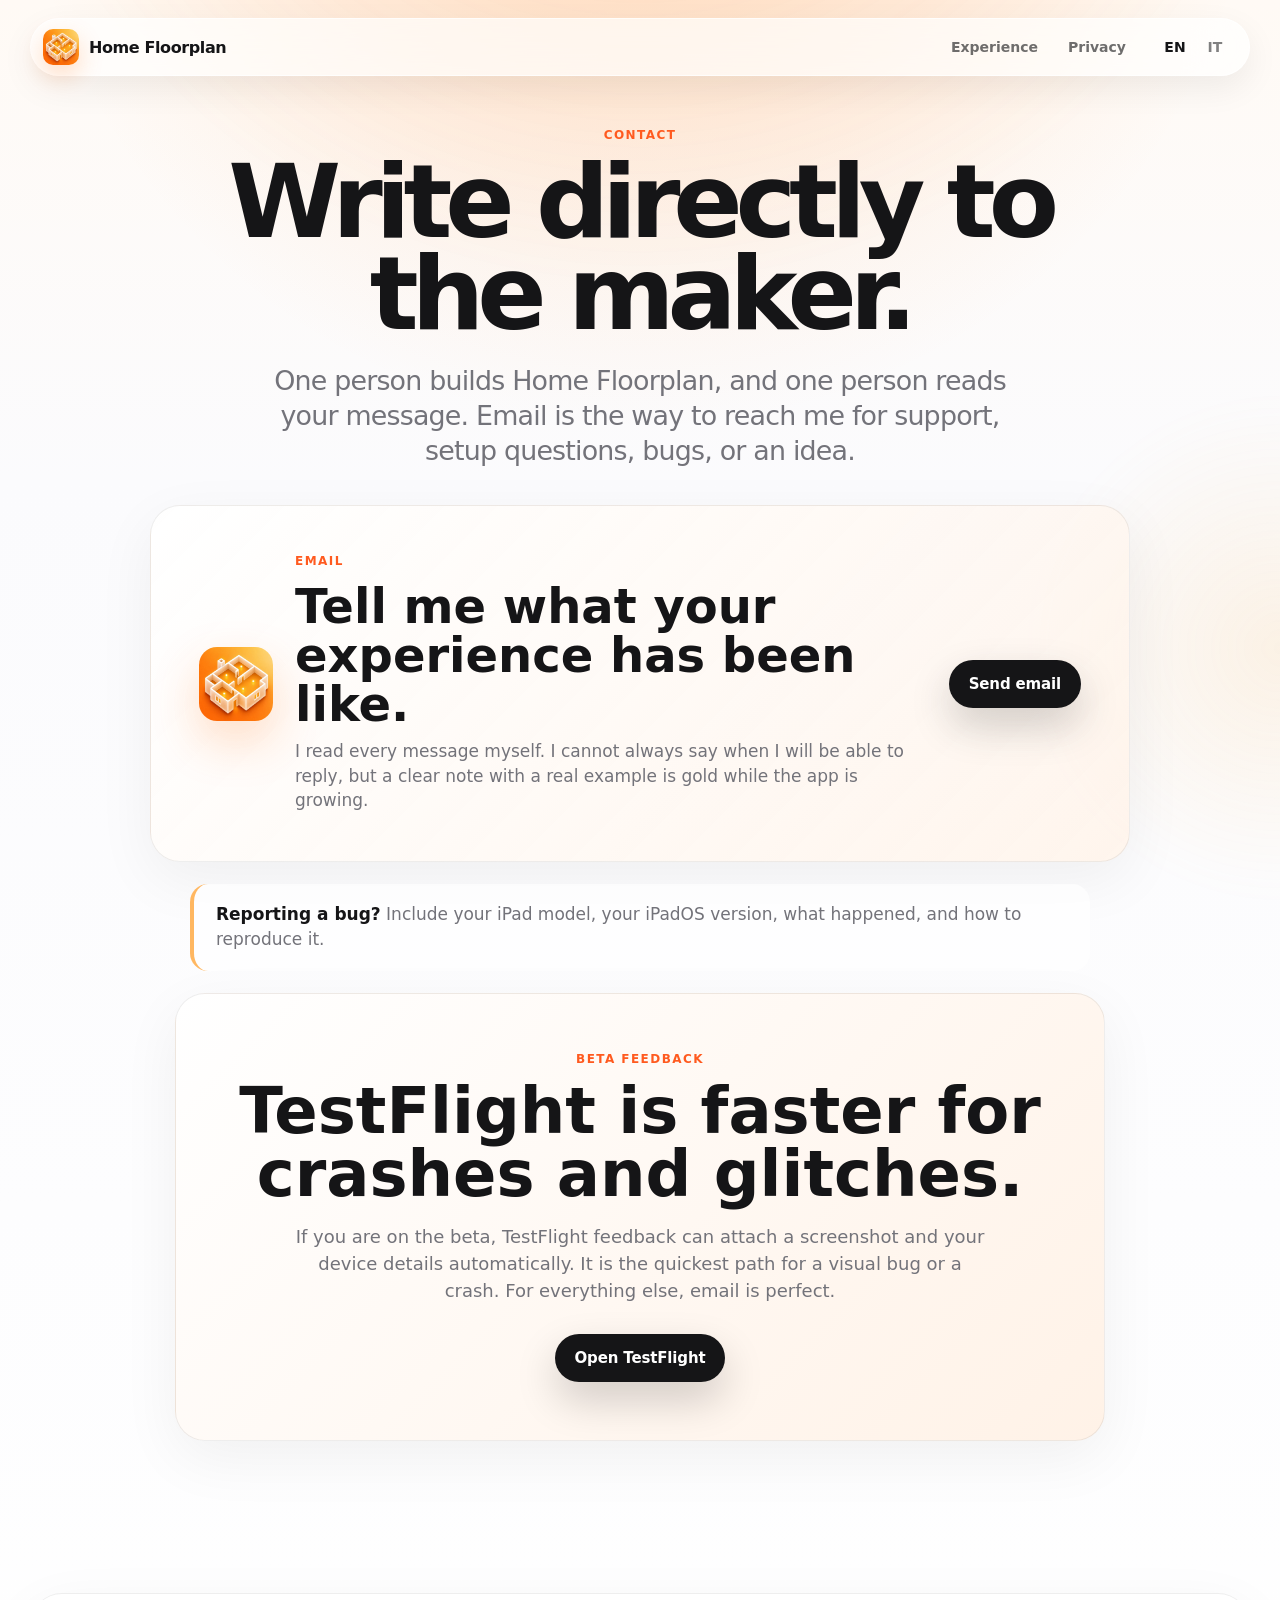
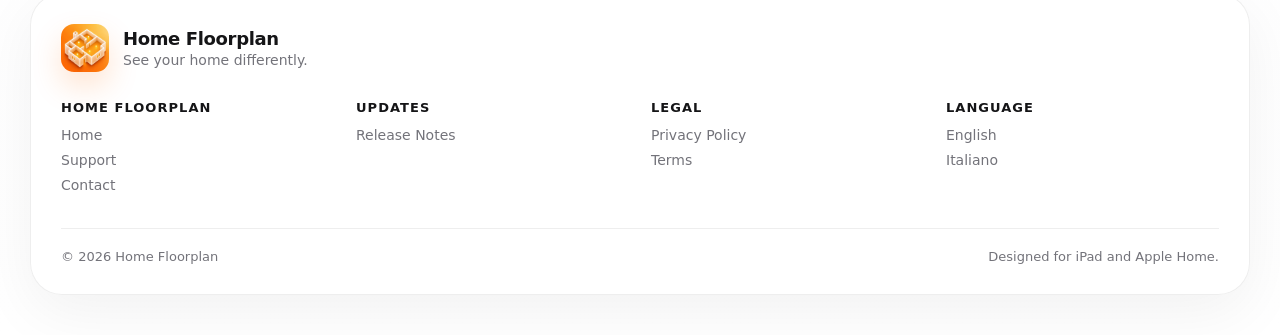
<file: contact.html>
<!doctype html>
<html lang="en">
<head>
  <meta charset="utf-8" />
  <meta name="viewport" content="width=device-width, initial-scale=1" />
  <title>Contact - Home Floorplan</title>
  <meta name="description" content="Write directly to the maker of Home Floorplan for support, beta feedback, bug reports and ideas." />
  <meta name="theme-color" content="#fff7ef" />
  <link rel="canonical" href="https://gethomefloorplan.app/contact.html" />
  <link rel="alternate" hreflang="en" href="https://gethomefloorplan.app/contact.html" />
  <link rel="alternate" hreflang="it" href="https://gethomefloorplan.app/it/contact.html" />
  <link rel="alternate" hreflang="x-default" href="https://gethomefloorplan.app/contact.html" />
  <meta property="og:title" content="Contact - Home Floorplan" />
  <meta property="og:description" content="Write directly to the maker of Home Floorplan for support, beta feedback, bug reports and ideas." />
  <meta property="og:type" content="website" />
  <meta property="og:url" content="https://gethomefloorplan.app/contact.html" />
  <meta property="og:image" content="https://gethomefloorplan.app/assets/app-icon.webp" />
  <meta property="og:site_name" content="Home Floorplan" />
  <meta property="og:locale" content="en_US" />
  <meta name="twitter:card" content="summary" />
  <link rel="apple-touch-icon" href="assets/apple-touch-icon.png" />
  <link rel="icon" href="assets/app-icon.webp" />
  <link rel="shortcut icon" href="assets/app-icon.webp" />
  <link rel="stylesheet" href="styles.css?v=atlas-20260629-contact-2" />
</head>
<body>
  <div class="ambient ambient-one" aria-hidden="true"></div>
  <div class="ambient ambient-two" aria-hidden="true"></div>
  <header class="site-header" aria-label="Primary navigation">
    <a class="brand" href="index.html" aria-label="Home Floorplan home">
      <img src="assets/app-icon.webp" alt="" />
      <span>Home Floorplan</span>
    </a>
    <nav>
      <a href="index.html#chapters">Experience</a>
      <a href="privacy.html">Privacy</a>
      <span class="language-switch" aria-label="Language"><a class="is-active" href="contact.html" aria-current="page">EN</a><a href="it/contact.html">IT</a></span>
    </nav>
  </header>

  <main class="content-page contact-page">
    <section class="page-hero contact-hero" data-reveal>
      <p class="eyebrow">Contact</p>
      <h1>Write directly to the maker.</h1>
      <p>One person builds Home Floorplan, and one person reads your message. Email is the way to reach me for support, setup questions, bugs, or an idea.</p>
    </section>

    <section class="contact-direct" data-reveal>
      <img src="assets/app-icon.webp" alt="" />
      <div>
        <p class="eyebrow orange">Email</p>
        <h2>Tell me what your experience has been like.</h2>
        <p>I read every message myself. I cannot always say when I will be able to reply, but a clear note with a real example is gold while the app is growing.</p>
      </div>
      <a class="button primary" href="mailto:hello@gethomefloorplan.app?subject=Home%20Floorplan%20Support">Send email</a>
    </section>

    <p class="contact-tip" data-reveal><strong>Reporting a bug?</strong> Include your iPad model, your iPadOS version, what happened, and how to reproduce it.</p>

    <section class="contact-note" data-reveal>
      <p class="eyebrow orange">Beta feedback</p>
      <h2>TestFlight is faster for crashes and glitches.</h2>
      <p>If you are on the beta, TestFlight feedback can attach a screenshot and your device details automatically. It is the quickest path for a visual bug or a crash. For everything else, email is perfect.</p>
      <div class="join-actions">
        <a class="button primary" href="https://testflight.apple.com/join/fqDXYaDV">Open TestFlight</a>
      </div>
    </section>
  </main>

  <footer class="site-footer">
    <div class="footer-brand">
      <img src="assets/app-icon.webp" alt="" />
      <div><strong>Home Floorplan</strong><span>See your home differently.</span></div>
    </div>
    <div class="footer-grid">
      <div><h4>Home Floorplan</h4><a href="index.html">Home</a><a href="support.html">Support</a><a href="contact.html">Contact</a></div>
      <div><h4>Updates</h4><a href="release-notes.html">Release Notes</a></div>
      <div><h4>Legal</h4><a href="privacy.html">Privacy Policy</a><a href="terms.html">Terms</a></div>
      <div><h4>Language</h4><span class="footer-note">English</span><a href="it/contact.html">Italiano</a></div>
    </div>
    <div class="footer-bottom"><span>© 2026 Home Floorplan</span><span>Designed for iPad and Apple Home.</span></div>
  </footer>
  <script src="script.js?v=atlas-20260629-contact-2"></script>
</body>
</html>
</file>
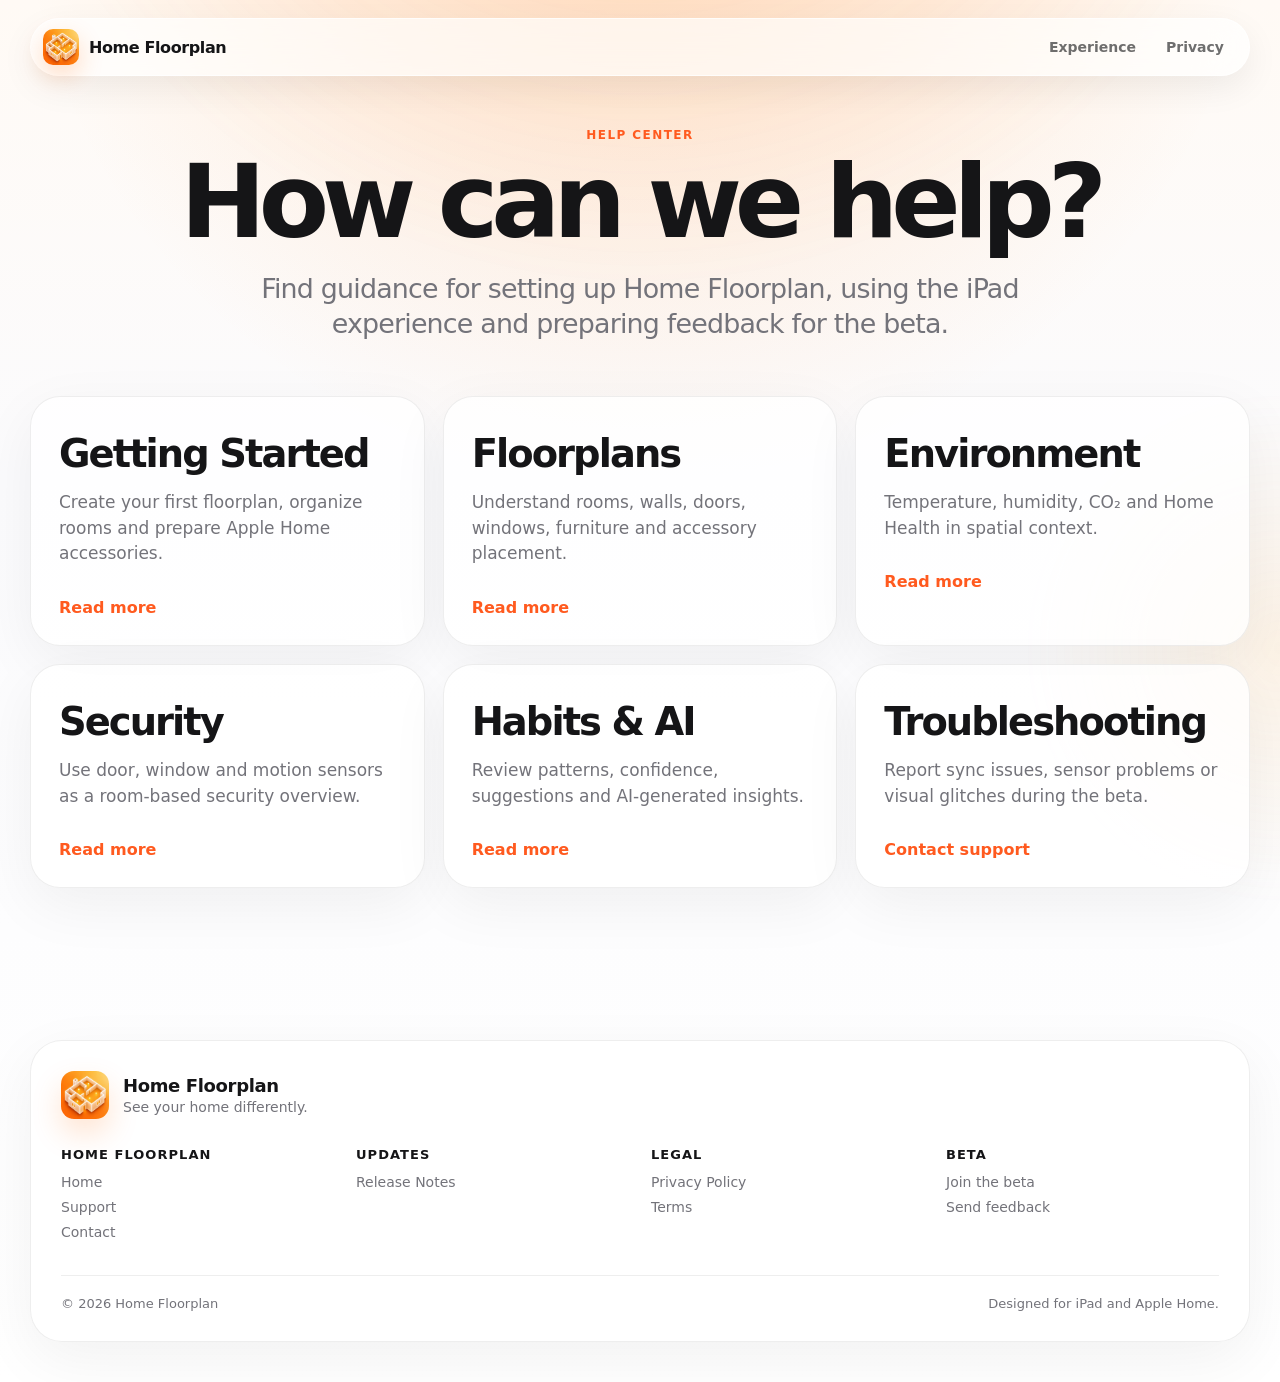
<file: help.html>
<!doctype html>
<html lang="en">
<head>
  <meta charset="utf-8" />
  <meta name="viewport" content="width=device-width, initial-scale=1" />
  <title>Help Center — Home Floorplan</title>
  <meta name="description" content="Help Center for Home Floorplan." />
  <meta name="robots" content="noindex, nofollow" />
  <meta name="theme-color" content="#fff7ef" />
  <link rel="canonical" href="https://gethomefloorplan.app/help.html" />
  <meta property="og:title" content="Help Center — Home Floorplan" />
  <meta property="og:description" content="Help Center for Home Floorplan." />
  <meta property="og:type" content="website" />
  <meta property="og:url" content="https://gethomefloorplan.app/help.html" />
  <meta property="og:image" content="https://gethomefloorplan.app/assets/app-icon.webp" />
  <meta property="og:site_name" content="Home Floorplan" />
  <meta property="og:locale" content="en_US" />
  <meta name="twitter:card" content="summary" />
  <link rel="apple-touch-icon" href="assets/apple-touch-icon.png" />
  <link rel="icon" href="assets/app-icon.webp" />
  <link rel="shortcut icon" href="assets/app-icon.webp" />
  <link rel="stylesheet" href="styles.css?v=atlas-20260628-cache-1" />
</head>
<body>
  <div class="ambient ambient-one" aria-hidden="true"></div>
  <div class="ambient ambient-two" aria-hidden="true"></div>
  <header class="site-header" aria-label="Primary navigation">
    <a class="brand" href="index.html" aria-label="Home Floorplan home">
      <img src="assets/app-icon.webp" alt="" />
      <span>Home Floorplan</span>
    </a>
    <nav>
      <a href="index.html#chapters">Experience</a>
      <a href="privacy.html">Privacy</a>
    </nav>
  </header>
  <main class="content-page">
    <section class="page-hero" data-reveal>
      <p class="eyebrow">Help Center</p>
      <h1>How can we help?</h1>
      <p>Find guidance for setting up Home Floorplan, using the iPad experience and preparing feedback for the beta.</p>
    </section>

    <section class="help-grid" data-reveal>
      <article><h2>Getting Started</h2><p>Create your first floorplan, organize rooms and prepare Apple Home accessories.</p><a href="support.html#getting-started">Read more</a></article>
      <article><h2>Floorplans</h2><p>Understand rooms, walls, doors, windows, furniture and accessory placement.</p><a href="support.html#floorplans">Read more</a></article>
      <article><h2>Environment</h2><p>Temperature, humidity, CO₂ and Home Health in spatial context.</p><a href="support.html#environment">Read more</a></article>
      <article><h2>Security</h2><p>Use door, window and motion sensors as a room-based security overview.</p><a href="support.html#security">Read more</a></article>
      <article><h2>Habits & AI</h2><p>Review patterns, confidence, suggestions and AI-generated insights.</p><a href="support.html#habits">Read more</a></article>
      <article><h2>Troubleshooting</h2><p>Report sync issues, sensor problems or visual glitches during the beta.</p><a href="contact.html">Contact support</a></article>
    </section>
  </main>
  <footer class="site-footer">
    <div class="footer-brand">
      <img src="assets/app-icon.webp" alt="" />
      <div><strong>Home Floorplan</strong><span>See your home differently.</span></div>
    </div>
    <div class="footer-grid">
      <div><h4>Home Floorplan</h4><a href="index.html">Home</a><a href="support.html">Support</a><a href="contact.html">Contact</a></div>
      <div><h4>Updates</h4><a href="release-notes.html">Release Notes</a></div>
      <div><h4>Legal</h4><a href="privacy.html">Privacy Policy</a><a href="terms.html">Terms</a></div>
      <div><h4>Beta</h4><a href="https://testflight.apple.com/join/fqDXYaDV">Join the beta</a><a href="contact.html">Send feedback</a></div>
    </div>
    <div class="footer-bottom"><span>© 2026 Home Floorplan</span><span>Designed for iPad and Apple Home.</span></div>
  </footer>
  <script src="script.js?v=atlas-20260628-cache-1"></script>
</body>
</html>
</file>
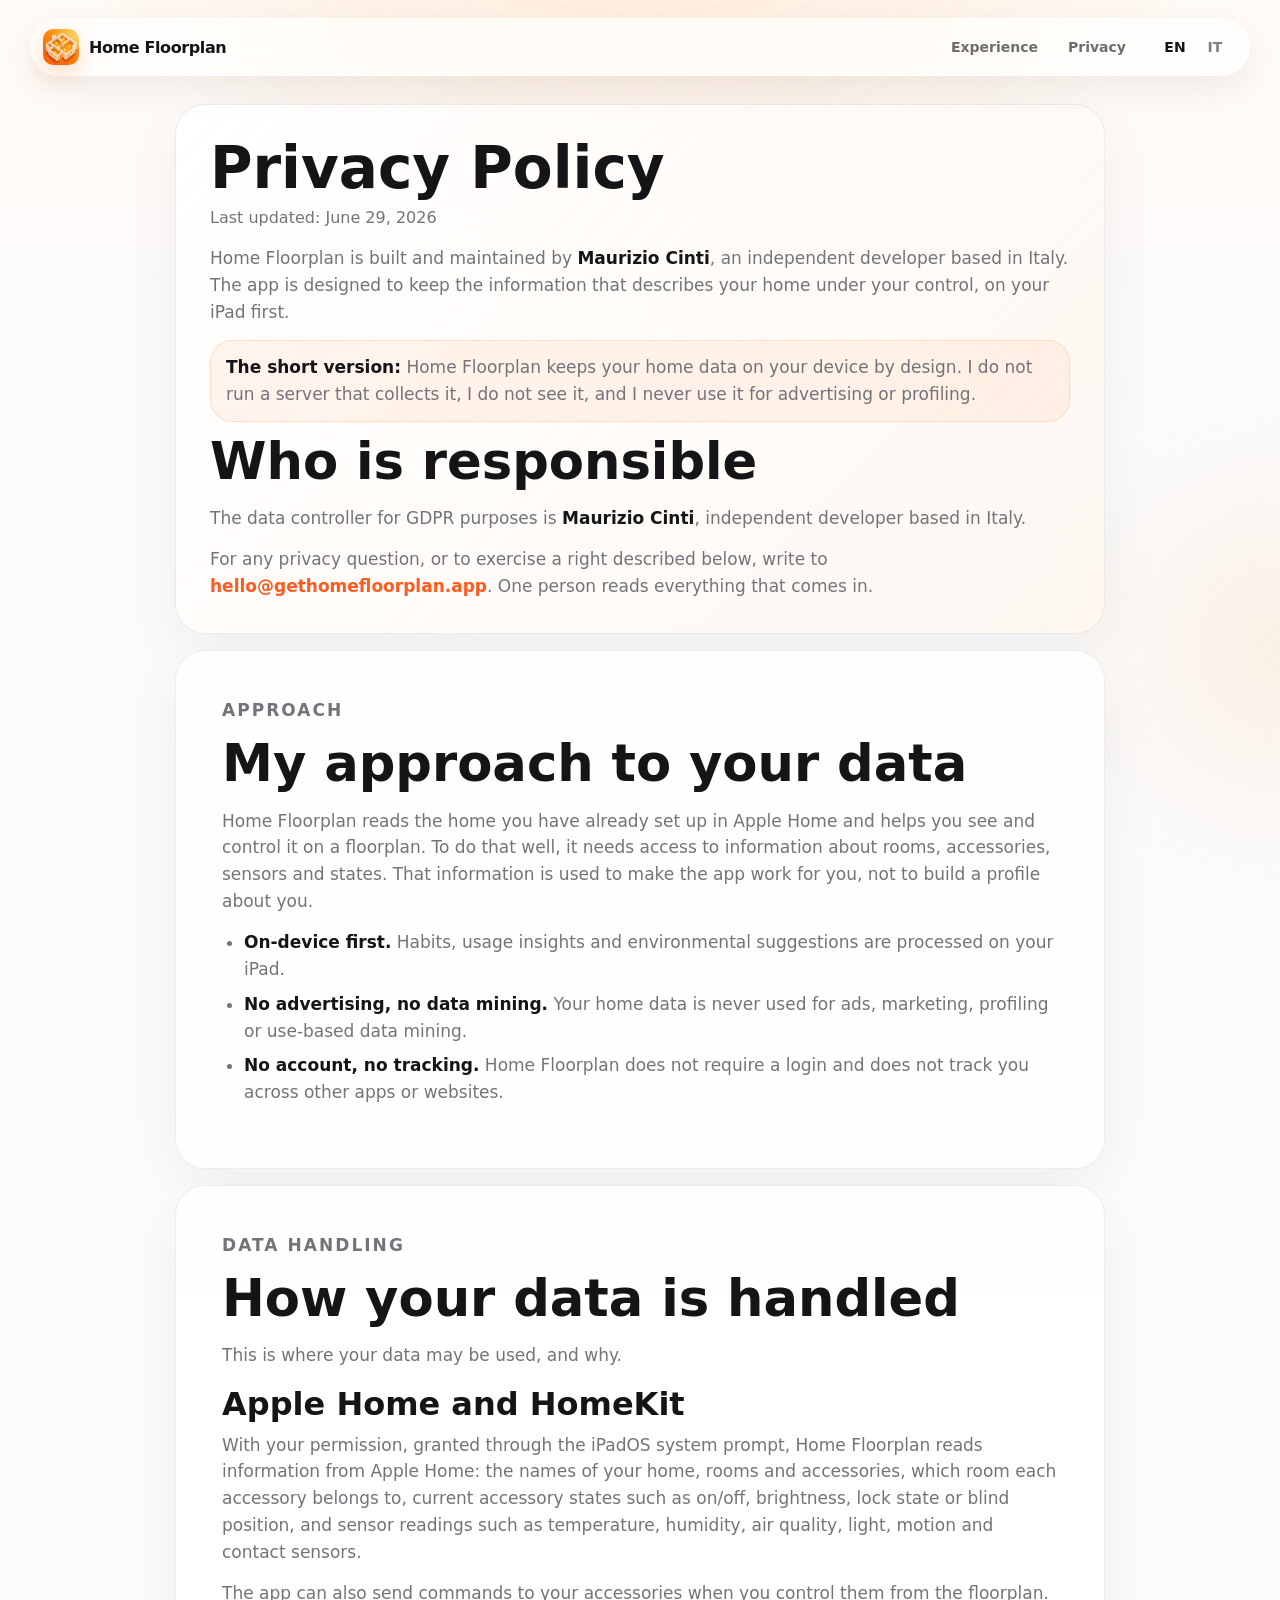
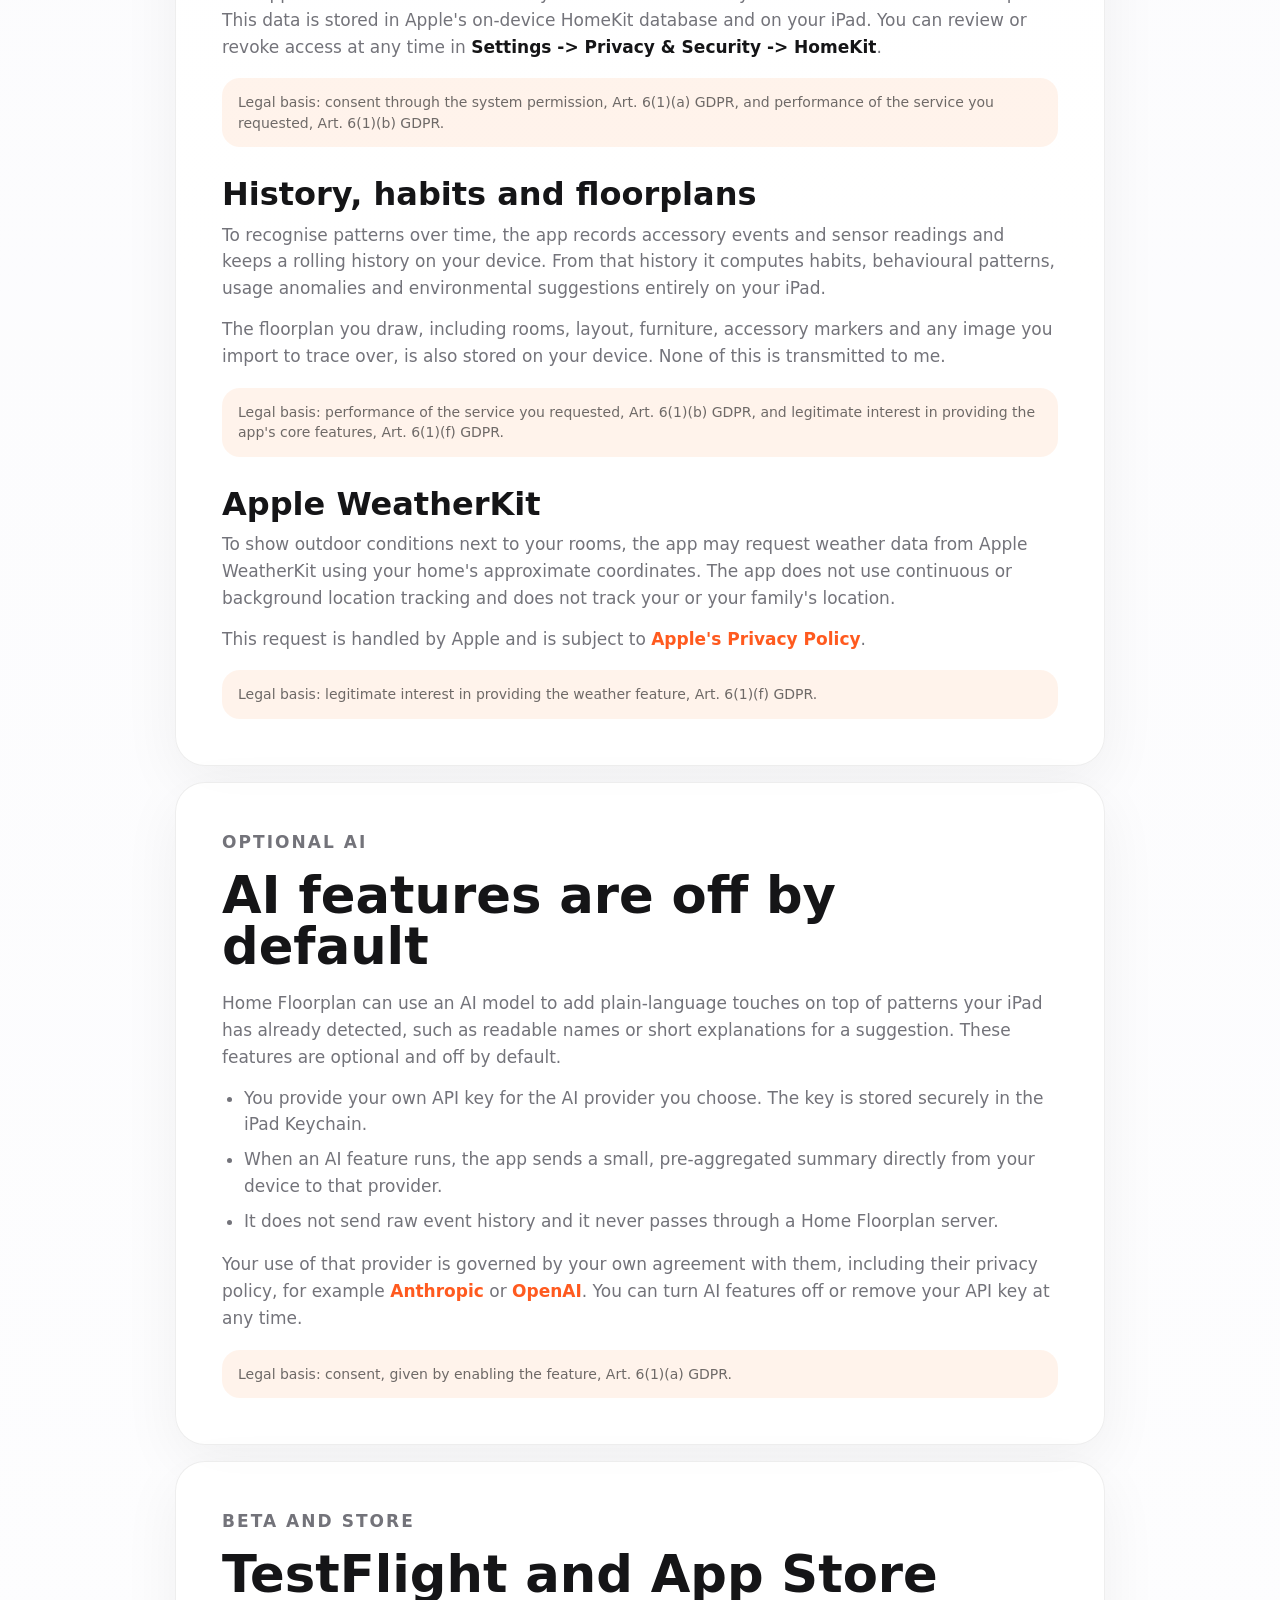
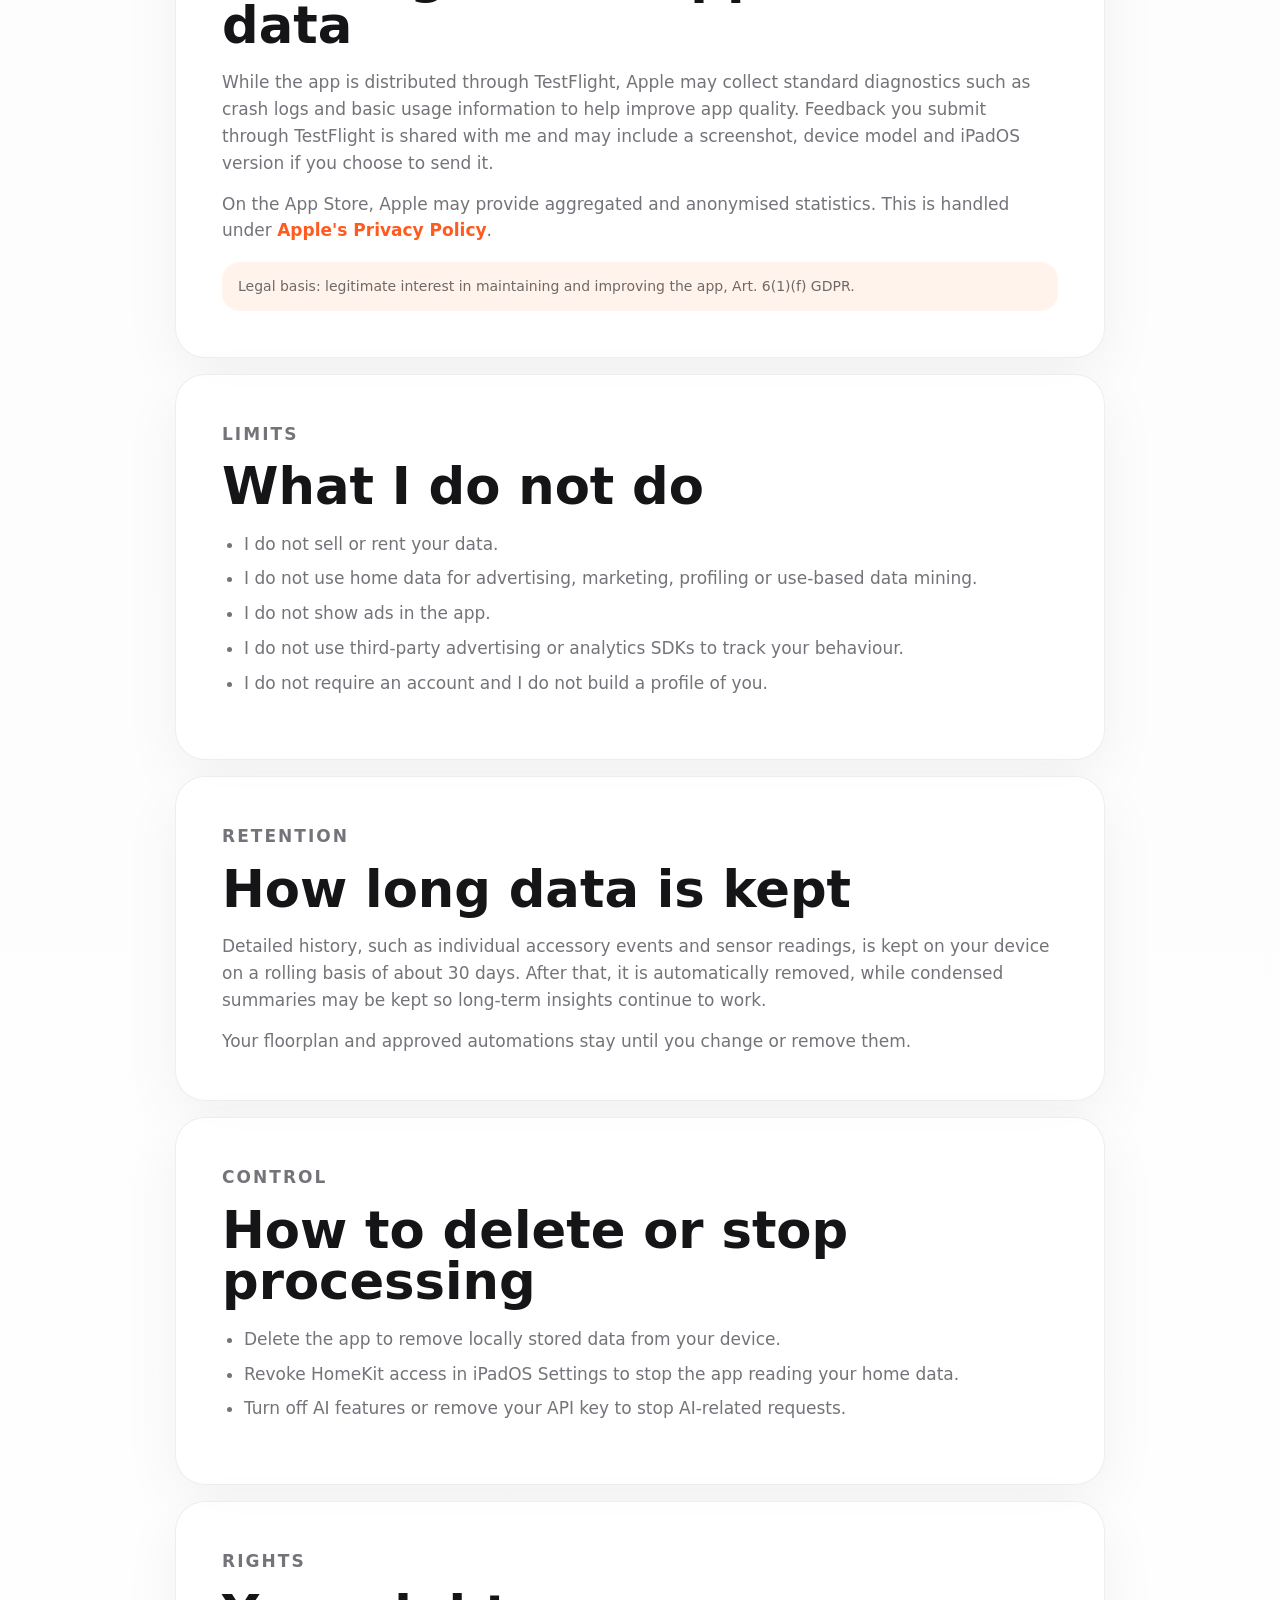
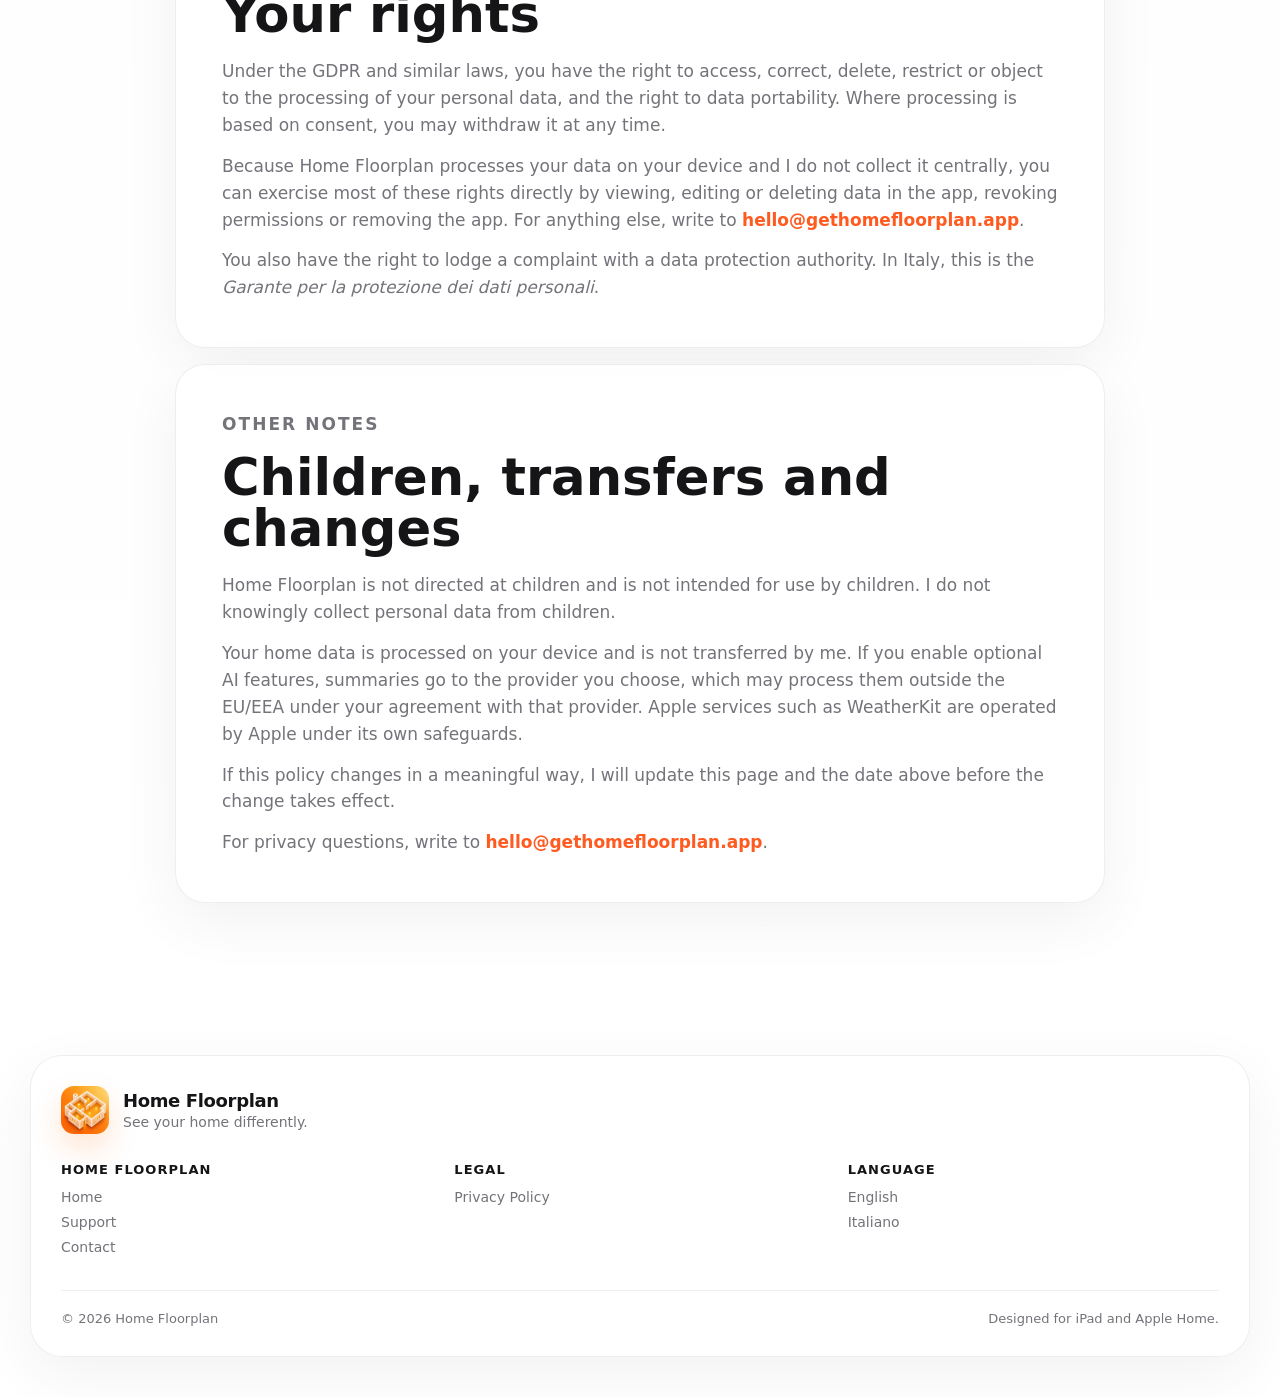
<file: privacy.html>
<!doctype html>
<html lang="en">
<head>
  <meta charset="utf-8" />
  <meta name="viewport" content="width=device-width, initial-scale=1" />
  <title>Privacy Policy - Home Floorplan</title>
  <meta name="description" content="How Home Floorplan handles your data: on-device by design, no tracking, no ads." />
  <meta name="theme-color" content="#fff7ef" />
  <link rel="canonical" href="https://gethomefloorplan.app/privacy.html" />
  <link rel="alternate" hreflang="en" href="https://gethomefloorplan.app/privacy.html" />
  <link rel="alternate" hreflang="it" href="https://gethomefloorplan.app/it/privacy.html" />
  <link rel="alternate" hreflang="x-default" href="https://gethomefloorplan.app/privacy.html" />
  <meta property="og:title" content="Privacy Policy - Home Floorplan" />
  <meta property="og:description" content="How Home Floorplan handles your data: on-device by design, no tracking, no ads." />
  <meta property="og:type" content="website" />
  <meta property="og:url" content="https://gethomefloorplan.app/privacy.html" />
  <meta property="og:image" content="https://gethomefloorplan.app/assets/app-icon.webp" />
  <meta property="og:site_name" content="Home Floorplan" />
  <meta property="og:locale" content="en_US" />
  <meta name="twitter:card" content="summary" />
  <link rel="apple-touch-icon" href="assets/apple-touch-icon.png" />
  <link rel="icon" href="assets/app-icon.webp" />
  <link rel="shortcut icon" href="assets/app-icon.webp" />
  <link rel="stylesheet" href="styles.css?v=atlas-20260629-privacy-6" />
</head>
<body>
  <div class="ambient ambient-one" aria-hidden="true"></div>
  <div class="ambient ambient-two" aria-hidden="true"></div>
  <header class="site-header" aria-label="Primary navigation">
    <a class="brand" href="index.html" aria-label="Home Floorplan home">
      <img src="assets/app-icon.webp" alt="" />
      <span>Home Floorplan</span>
    </a>
    <nav>
      <a href="index.html#chapters">Experience</a>
      <a href="privacy.html">Privacy</a>
      <span class="language-switch" aria-label="Language"><a class="is-active" href="privacy.html" aria-current="page">EN</a><a href="it/privacy.html">IT</a></span>
    </nav>
  </header>

  <main class="content-page privacy-page">
    <section class="policy-sheet privacy-document">
      <article class="policy-section policy-lead" id="responsible">
        <h1>Privacy Policy</h1>
        <p class="policy-updated">Last updated: June 29, 2026</p>
        <p>Home Floorplan is built and maintained by <strong>Maurizio Cinti</strong>, an independent developer based in Italy. The app is designed to keep the information that describes your home under your control, on your iPad first.</p>
        <p class="policy-callout"><strong>The short version:</strong> Home Floorplan keeps your home data on your device by design. I do not run a server that collects it, I do not see it, and I never use it for advertising or profiling.</p>
        <h2>Who is responsible</h2>
        <p>The data controller for GDPR purposes is <strong>Maurizio Cinti</strong>, independent developer based in Italy.</p>
        <p>For any privacy question, or to exercise a right described below, write to <a href="mailto:hello@gethomefloorplan.app?subject=Home%20Floorplan%20Privacy">hello@gethomefloorplan.app</a>. One person reads everything that comes in.</p>
      </article>

      <article class="policy-section policy-list" id="approach">
        <p class="eyebrow orange">Approach</p>
        <h2>My approach to your data</h2>
        <p>Home Floorplan reads the home you have already set up in Apple Home and helps you see and control it on a floorplan. To do that well, it needs access to information about rooms, accessories, sensors and states. That information is used to make the app work for you, not to build a profile about you.</p>
        <ul>
          <li><strong>On-device first.</strong> Habits, usage insights and environmental suggestions are processed on your iPad.</li>
          <li><strong>No advertising, no data mining.</strong> Your home data is never used for ads, marketing, profiling or use-based data mining.</li>
          <li><strong>No account, no tracking.</strong> Home Floorplan does not require a login and does not track you across other apps or websites.</li>
        </ul>
      </article>

      <article class="policy-section" id="handling">
        <p class="eyebrow orange">Data handling</p>
        <h2>How your data is handled</h2>
        <p>This is where your data may be used, and why.</p>

        <h3>Apple Home and HomeKit</h3>
        <p>With your permission, granted through the iPadOS system prompt, Home Floorplan reads information from Apple Home: the names of your home, rooms and accessories, which room each accessory belongs to, current accessory states such as on/off, brightness, lock state or blind position, and sensor readings such as temperature, humidity, air quality, light, motion and contact sensors.</p>
        <p>The app can also send commands to your accessories when you control them from the floorplan. This data is stored in Apple's on-device HomeKit database and on your iPad. You can review or revoke access at any time in <strong>Settings -> Privacy &amp; Security -> HomeKit</strong>.</p>
        <p class="legal-note">Legal basis: consent through the system permission, Art. 6(1)(a) GDPR, and performance of the service you requested, Art. 6(1)(b) GDPR.</p>

        <h3>History, habits and floorplans</h3>
        <p>To recognise patterns over time, the app records accessory events and sensor readings and keeps a rolling history on your device. From that history it computes habits, behavioural patterns, usage anomalies and environmental suggestions entirely on your iPad.</p>
        <p>The floorplan you draw, including rooms, layout, furniture, accessory markers and any image you import to trace over, is also stored on your device. None of this is transmitted to me.</p>
        <p class="legal-note">Legal basis: performance of the service you requested, Art. 6(1)(b) GDPR, and legitimate interest in providing the app's core features, Art. 6(1)(f) GDPR.</p>

        <h3>Apple WeatherKit</h3>
        <p>To show outdoor conditions next to your rooms, the app may request weather data from Apple WeatherKit using your home's approximate coordinates. The app does not use continuous or background location tracking and does not track your or your family's location.</p>
        <p>This request is handled by Apple and is subject to <a href="https://www.apple.com/legal/privacy/">Apple's Privacy Policy</a>.</p>
        <p class="legal-note">Legal basis: legitimate interest in providing the weather feature, Art. 6(1)(f) GDPR.</p>
      </article>

      <article class="policy-section">
        <p class="eyebrow orange">Optional AI</p>
        <h2>AI features are off by default</h2>
        <p>Home Floorplan can use an AI model to add plain-language touches on top of patterns your iPad has already detected, such as readable names or short explanations for a suggestion. These features are optional and off by default.</p>
        <ul>
          <li>You provide your own API key for the AI provider you choose. The key is stored securely in the iPad Keychain.</li>
          <li>When an AI feature runs, the app sends a small, pre-aggregated summary directly from your device to that provider.</li>
          <li>It does not send raw event history and it never passes through a Home Floorplan server.</li>
        </ul>
        <p>Your use of that provider is governed by your own agreement with them, including their privacy policy, for example <a href="https://www.anthropic.com/legal/privacy">Anthropic</a> or <a href="https://openai.com/policies/privacy-policy">OpenAI</a>. You can turn AI features off or remove your API key at any time.</p>
        <p class="legal-note">Legal basis: consent, given by enabling the feature, Art. 6(1)(a) GDPR.</p>
      </article>

      <article class="policy-section">
        <p class="eyebrow orange">Beta and store</p>
        <h2>TestFlight and App Store data</h2>
        <p>While the app is distributed through TestFlight, Apple may collect standard diagnostics such as crash logs and basic usage information to help improve app quality. Feedback you submit through TestFlight is shared with me and may include a screenshot, device model and iPadOS version if you choose to send it.</p>
        <p>On the App Store, Apple may provide aggregated and anonymised statistics. This is handled under <a href="https://www.apple.com/legal/privacy/">Apple's Privacy Policy</a>.</p>
        <p class="legal-note">Legal basis: legitimate interest in maintaining and improving the app, Art. 6(1)(f) GDPR.</p>
      </article>

      <article class="policy-section policy-list" id="notdo">
        <p class="eyebrow orange">Limits</p>
        <h2>What I do not do</h2>
        <ul>
          <li>I do not sell or rent your data.</li>
          <li>I do not use home data for advertising, marketing, profiling or use-based data mining.</li>
          <li>I do not show ads in the app.</li>
          <li>I do not use third-party advertising or analytics SDKs to track your behaviour.</li>
          <li>I do not require an account and I do not build a profile of you.</li>
        </ul>
      </article>

      <article class="policy-section" id="retention">
        <p class="eyebrow orange">Retention</p>
        <h2>How long data is kept</h2>
        <p>Detailed history, such as individual accessory events and sensor readings, is kept on your device on a rolling basis of about 30 days. After that, it is automatically removed, while condensed summaries may be kept so long-term insights continue to work.</p>
        <p>Your floorplan and approved automations stay until you change or remove them.</p>
      </article>

      <article class="policy-section policy-list">
        <p class="eyebrow orange">Control</p>
        <h2>How to delete or stop processing</h2>
        <ul>
          <li>Delete the app to remove locally stored data from your device.</li>
          <li>Revoke HomeKit access in iPadOS Settings to stop the app reading your home data.</li>
          <li>Turn off AI features or remove your API key to stop AI-related requests.</li>
        </ul>
      </article>

      <article class="policy-section" id="rights">
        <p class="eyebrow orange">Rights</p>
        <h2>Your rights</h2>
        <p>Under the GDPR and similar laws, you have the right to access, correct, delete, restrict or object to the processing of your personal data, and the right to data portability. Where processing is based on consent, you may withdraw it at any time.</p>
        <p>Because Home Floorplan processes your data on your device and I do not collect it centrally, you can exercise most of these rights directly by viewing, editing or deleting data in the app, revoking permissions or removing the app. For anything else, write to <a href="mailto:hello@gethomefloorplan.app?subject=Home%20Floorplan%20Privacy">hello@gethomefloorplan.app</a>.</p>
        <p>You also have the right to lodge a complaint with a data protection authority. In Italy, this is the <em>Garante per la protezione dei dati personali</em>.</p>
      </article>

      <article class="policy-section" id="contact">
        <p class="eyebrow orange">Other notes</p>
        <h2>Children, transfers and changes</h2>
        <p>Home Floorplan is not directed at children and is not intended for use by children. I do not knowingly collect personal data from children.</p>
        <p>Your home data is processed on your device and is not transferred by me. If you enable optional AI features, summaries go to the provider you choose, which may process them outside the EU/EEA under your agreement with that provider. Apple services such as WeatherKit are operated by Apple under its own safeguards.</p>
        <p>If this policy changes in a meaningful way, I will update this page and the date above before the change takes effect.</p>
        <p>For privacy questions, write to <a href="mailto:hello@gethomefloorplan.app?subject=Home%20Floorplan%20Privacy">hello@gethomefloorplan.app</a>.</p>
      </article>
    </section>
  </main>

  <footer class="site-footer">
    <div class="footer-brand">
      <img src="assets/app-icon.webp" alt="" />
      <div><strong>Home Floorplan</strong><span>See your home differently.</span></div>
    </div>
    <div class="footer-grid">
      <div><h4>Home Floorplan</h4><a href="index.html">Home</a><a href="support.html">Support</a><a href="contact.html">Contact</a></div>
      <div><h4>Legal</h4><a href="privacy.html">Privacy Policy</a></div>
      <div><h4>Language</h4><span class="footer-note">English</span><a href="it/privacy.html">Italiano</a></div>
    </div>
    <div class="footer-bottom"><span>© 2026 Home Floorplan</span><span>Designed for iPad and Apple Home.</span></div>
  </footer>
  <script src="script.js?v=atlas-20260629-privacy-6"></script>
</body>
</html>
</file>
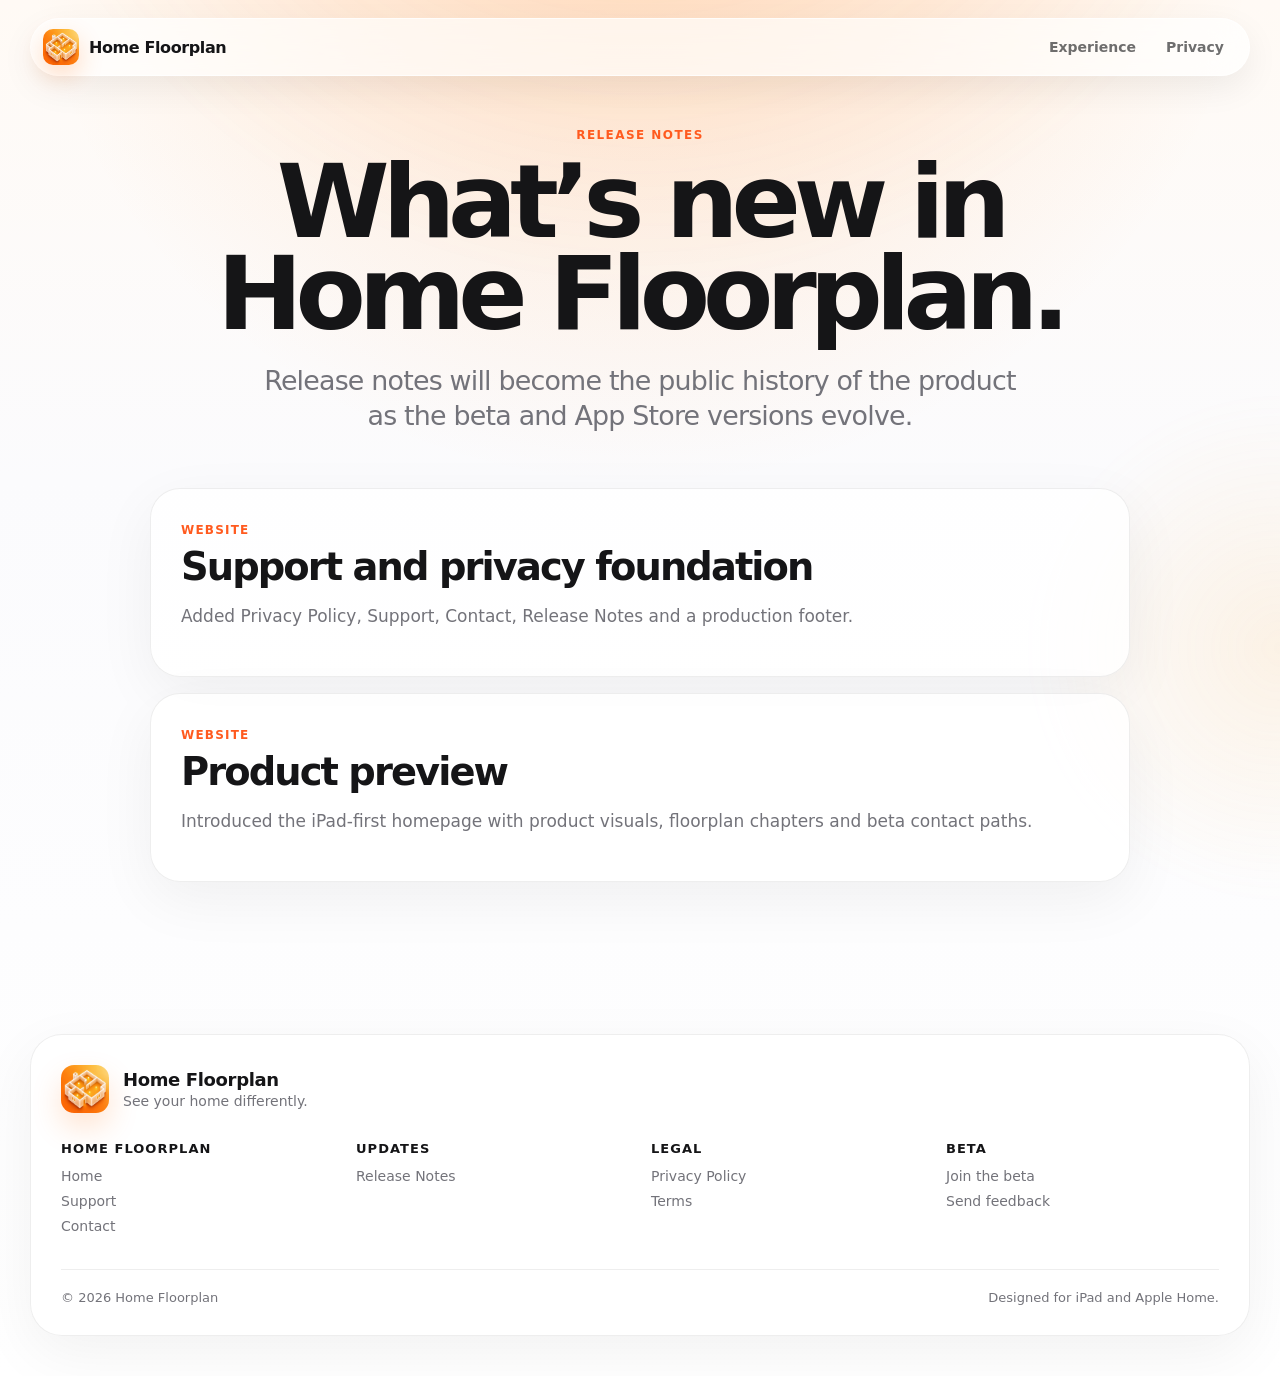
<file: release-notes.html>
<!doctype html>
<html lang="en">
<head>
  <meta charset="utf-8" />
  <meta name="viewport" content="width=device-width, initial-scale=1" />
  <title>Release Notes — Home Floorplan</title>
  <meta name="description" content="Home Floorplan release notes." />
  <meta name="theme-color" content="#fff7ef" />
  <link rel="canonical" href="https://gethomefloorplan.app/release-notes.html" />
  <meta property="og:title" content="Release Notes — Home Floorplan" />
  <meta property="og:description" content="Home Floorplan release notes." />
  <meta property="og:type" content="website" />
  <meta property="og:url" content="https://gethomefloorplan.app/release-notes.html" />
  <meta property="og:image" content="https://gethomefloorplan.app/assets/app-icon.webp" />
  <meta property="og:site_name" content="Home Floorplan" />
  <meta property="og:locale" content="en_US" />
  <meta name="twitter:card" content="summary" />
  <link rel="apple-touch-icon" href="assets/apple-touch-icon.png" />
  <link rel="icon" href="assets/app-icon.webp" />
  <link rel="shortcut icon" href="assets/app-icon.webp" />
  <link rel="stylesheet" href="styles.css?v=atlas-20260628-cache-1" />
</head>
<body>
  <div class="ambient ambient-one" aria-hidden="true"></div>
  <div class="ambient ambient-two" aria-hidden="true"></div>
  <header class="site-header" aria-label="Primary navigation">
    <a class="brand" href="index.html" aria-label="Home Floorplan home">
      <img src="assets/app-icon.webp" alt="" />
      <span>Home Floorplan</span>
    </a>
    <nav>
      <a href="index.html#chapters">Experience</a>
      <a href="privacy.html">Privacy</a>
    </nav>
  </header>
  <main class="content-page">
    <section class="page-hero" data-reveal>
      <p class="eyebrow">Release Notes</p>
      <h1>What’s new in Home Floorplan.</h1>
      <p>Release notes will become the public history of the product as the beta and App Store versions evolve.</p>
    </section>

    <section class="release-list" data-reveal>
      <article><span>Website</span><h2>Support and privacy foundation</h2><p>Added Privacy Policy, Support, Contact, Release Notes and a production footer.</p></article>
      <article><span>Website</span><h2>Product preview</h2><p>Introduced the iPad-first homepage with product visuals, floorplan chapters and beta contact paths.</p></article>
    </section>
  </main>
  <footer class="site-footer">
    <div class="footer-brand">
      <img src="assets/app-icon.webp" alt="" />
      <div><strong>Home Floorplan</strong><span>See your home differently.</span></div>
    </div>
    <div class="footer-grid">
      <div><h4>Home Floorplan</h4><a href="index.html">Home</a><a href="support.html">Support</a><a href="contact.html">Contact</a></div>
      <div><h4>Updates</h4><a href="release-notes.html">Release Notes</a></div>
      <div><h4>Legal</h4><a href="privacy.html">Privacy Policy</a><a href="terms.html">Terms</a></div>
      <div><h4>Beta</h4><a href="https://testflight.apple.com/join/fqDXYaDV">Join the beta</a><a href="contact.html">Send feedback</a></div>
    </div>
    <div class="footer-bottom"><span>© 2026 Home Floorplan</span><span>Designed for iPad and Apple Home.</span></div>
  </footer>
  <script src="script.js?v=atlas-20260628-cache-1"></script>
</body>
</html>
</file>
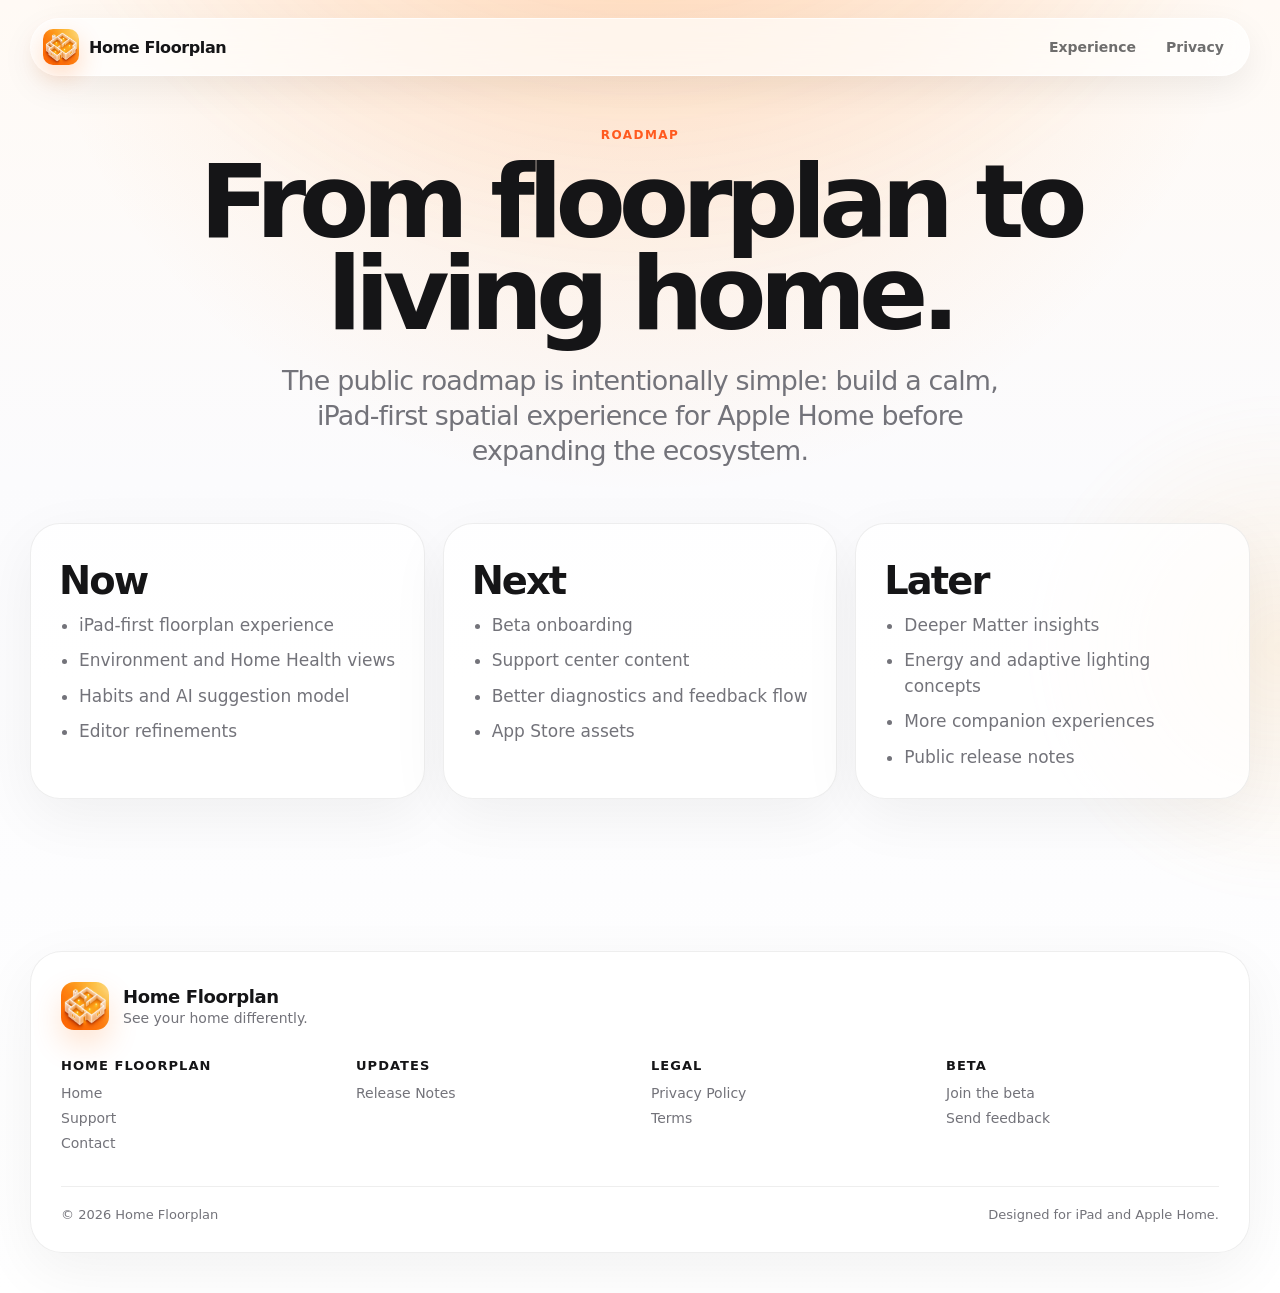
<file: roadmap.html>
<!doctype html>
<html lang="en">
<head>
  <meta charset="utf-8" />
  <meta name="viewport" content="width=device-width, initial-scale=1" />
  <title>Roadmap — Home Floorplan</title>
  <meta name="description" content="Public roadmap for Home Floorplan." />
  <meta name="robots" content="noindex, nofollow" />
  <meta name="theme-color" content="#fff7ef" />
  <link rel="canonical" href="https://gethomefloorplan.app/roadmap.html" />
  <meta property="og:title" content="Roadmap — Home Floorplan" />
  <meta property="og:description" content="Public roadmap for Home Floorplan." />
  <meta property="og:type" content="website" />
  <meta property="og:url" content="https://gethomefloorplan.app/roadmap.html" />
  <meta property="og:image" content="https://gethomefloorplan.app/assets/app-icon.webp" />
  <meta property="og:site_name" content="Home Floorplan" />
  <meta property="og:locale" content="en_US" />
  <meta name="twitter:card" content="summary" />
  <link rel="apple-touch-icon" href="assets/apple-touch-icon.png" />
  <link rel="icon" href="assets/app-icon.webp" />
  <link rel="shortcut icon" href="assets/app-icon.webp" />
  <link rel="stylesheet" href="styles.css?v=atlas-20260628-cache-1" />
</head>
<body>
  <div class="ambient ambient-one" aria-hidden="true"></div>
  <div class="ambient ambient-two" aria-hidden="true"></div>
  <header class="site-header" aria-label="Primary navigation">
    <a class="brand" href="index.html" aria-label="Home Floorplan home">
      <img src="assets/app-icon.webp" alt="" />
      <span>Home Floorplan</span>
    </a>
    <nav>
      <a href="index.html#chapters">Experience</a>
      <a href="privacy.html">Privacy</a>
    </nav>
  </header>
  <main class="content-page">
    <section class="page-hero" data-reveal>
      <p class="eyebrow">Roadmap</p>
      <h1>From floorplan to living home.</h1>
      <p>The public roadmap is intentionally simple: build a calm, iPad-first spatial experience for Apple Home before expanding the ecosystem.</p>
    </section>

    <section class="roadmap-board" data-reveal>
      <article><h2>Now</h2><ul><li>iPad-first floorplan experience</li><li>Environment and Home Health views</li><li>Habits and AI suggestion model</li><li>Editor refinements</li></ul></article>
      <article><h2>Next</h2><ul><li>Beta onboarding</li><li>Support center content</li><li>Better diagnostics and feedback flow</li><li>App Store assets</li></ul></article>
      <article><h2>Later</h2><ul><li>Deeper Matter insights</li><li>Energy and adaptive lighting concepts</li><li>More companion experiences</li><li>Public release notes</li></ul></article>
    </section>
  </main>
  <footer class="site-footer">
    <div class="footer-brand">
      <img src="assets/app-icon.webp" alt="" />
      <div><strong>Home Floorplan</strong><span>See your home differently.</span></div>
    </div>
    <div class="footer-grid">
      <div><h4>Home Floorplan</h4><a href="index.html">Home</a><a href="support.html">Support</a><a href="contact.html">Contact</a></div>
      <div><h4>Updates</h4><a href="release-notes.html">Release Notes</a></div>
      <div><h4>Legal</h4><a href="privacy.html">Privacy Policy</a><a href="terms.html">Terms</a></div>
      <div><h4>Beta</h4><a href="https://testflight.apple.com/join/fqDXYaDV">Join the beta</a><a href="contact.html">Send feedback</a></div>
    </div>
    <div class="footer-bottom"><span>© 2026 Home Floorplan</span><span>Designed for iPad and Apple Home.</span></div>
  </footer>
  <script src="script.js?v=atlas-20260628-cache-1"></script>
</body>
</html>
</file>
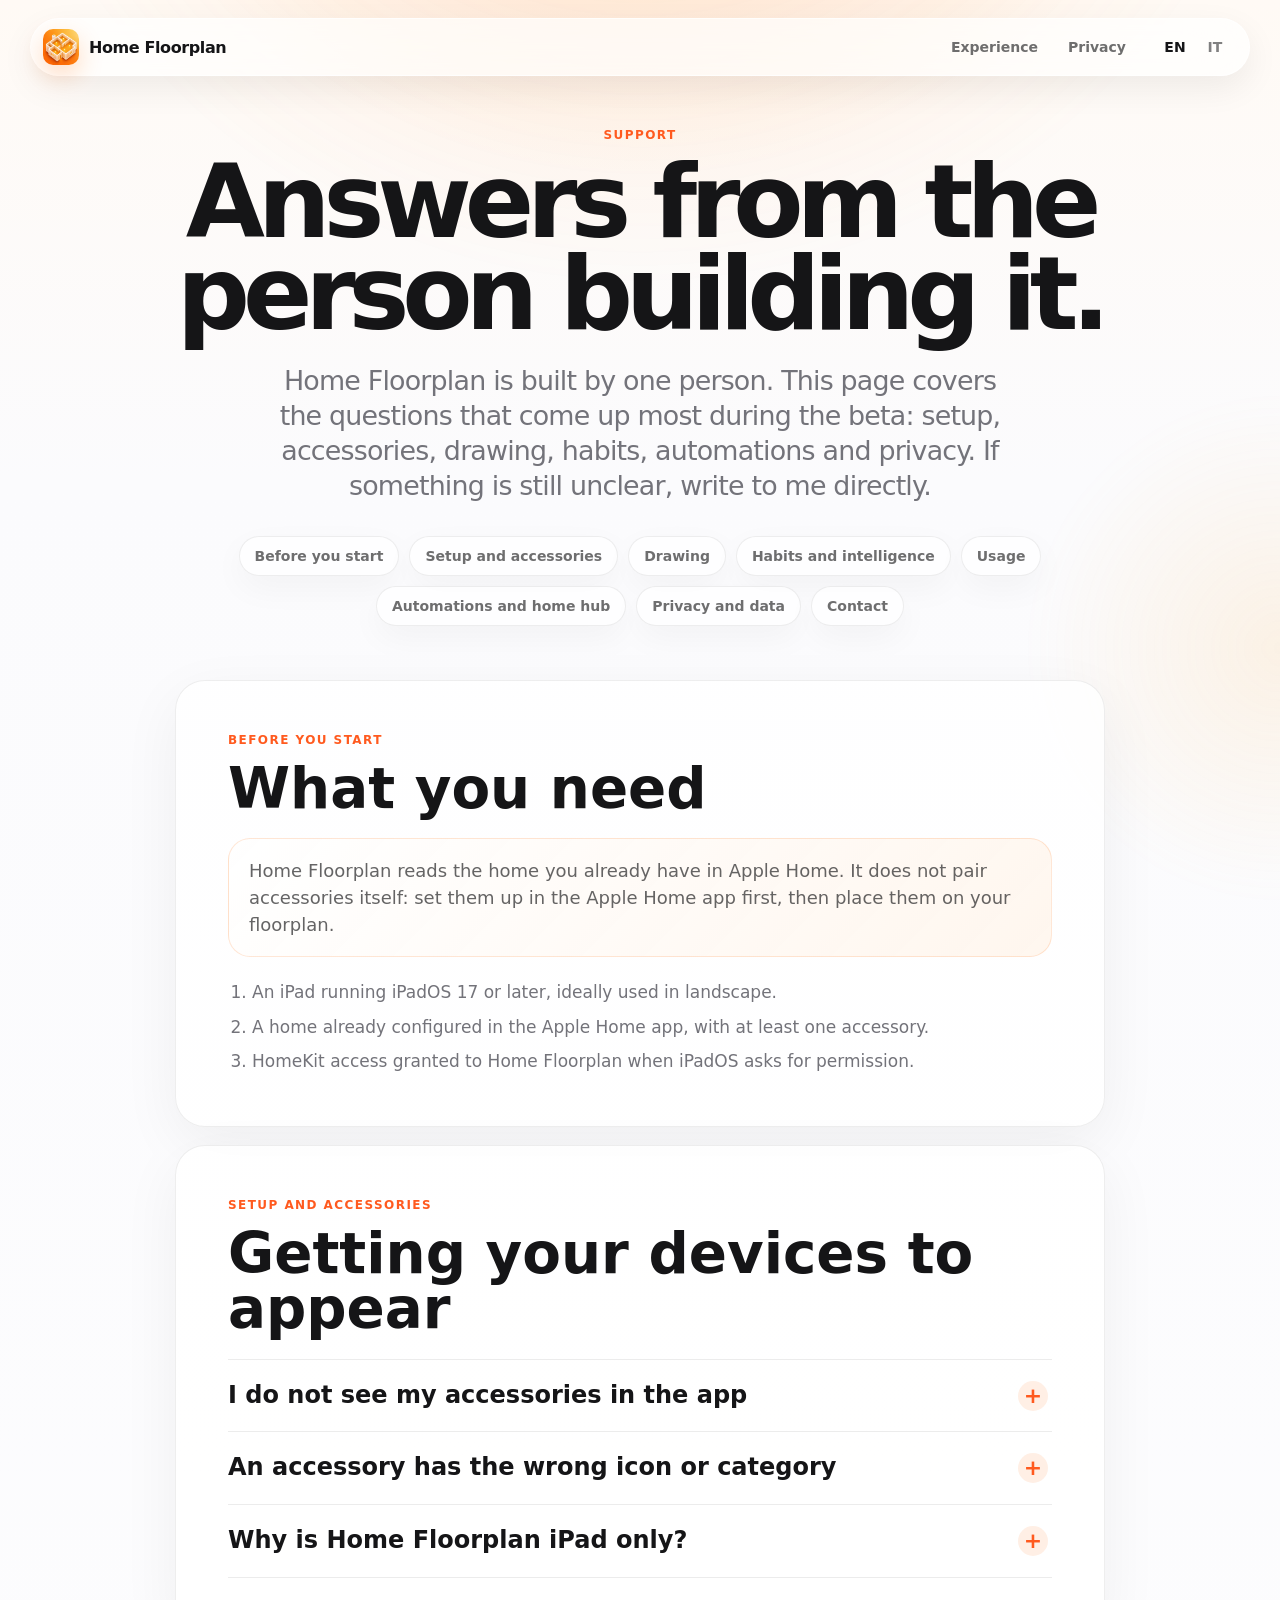
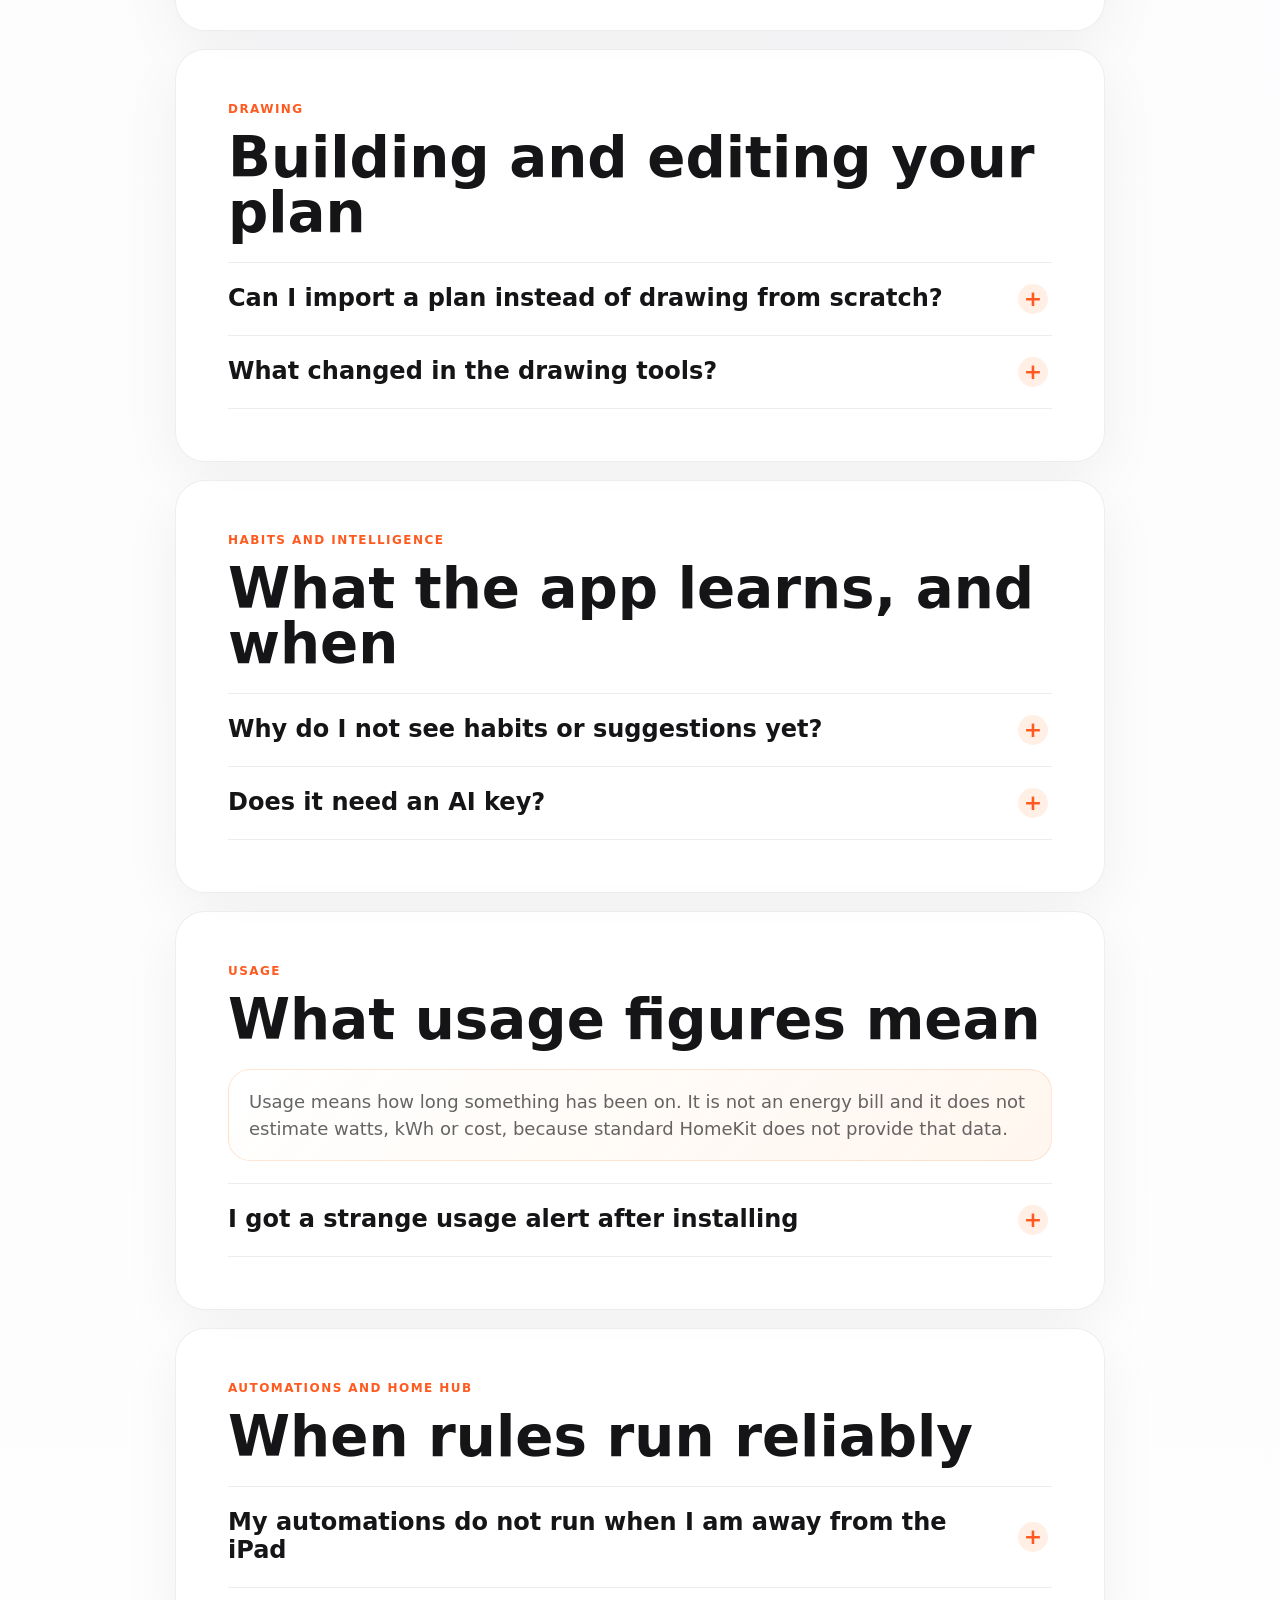
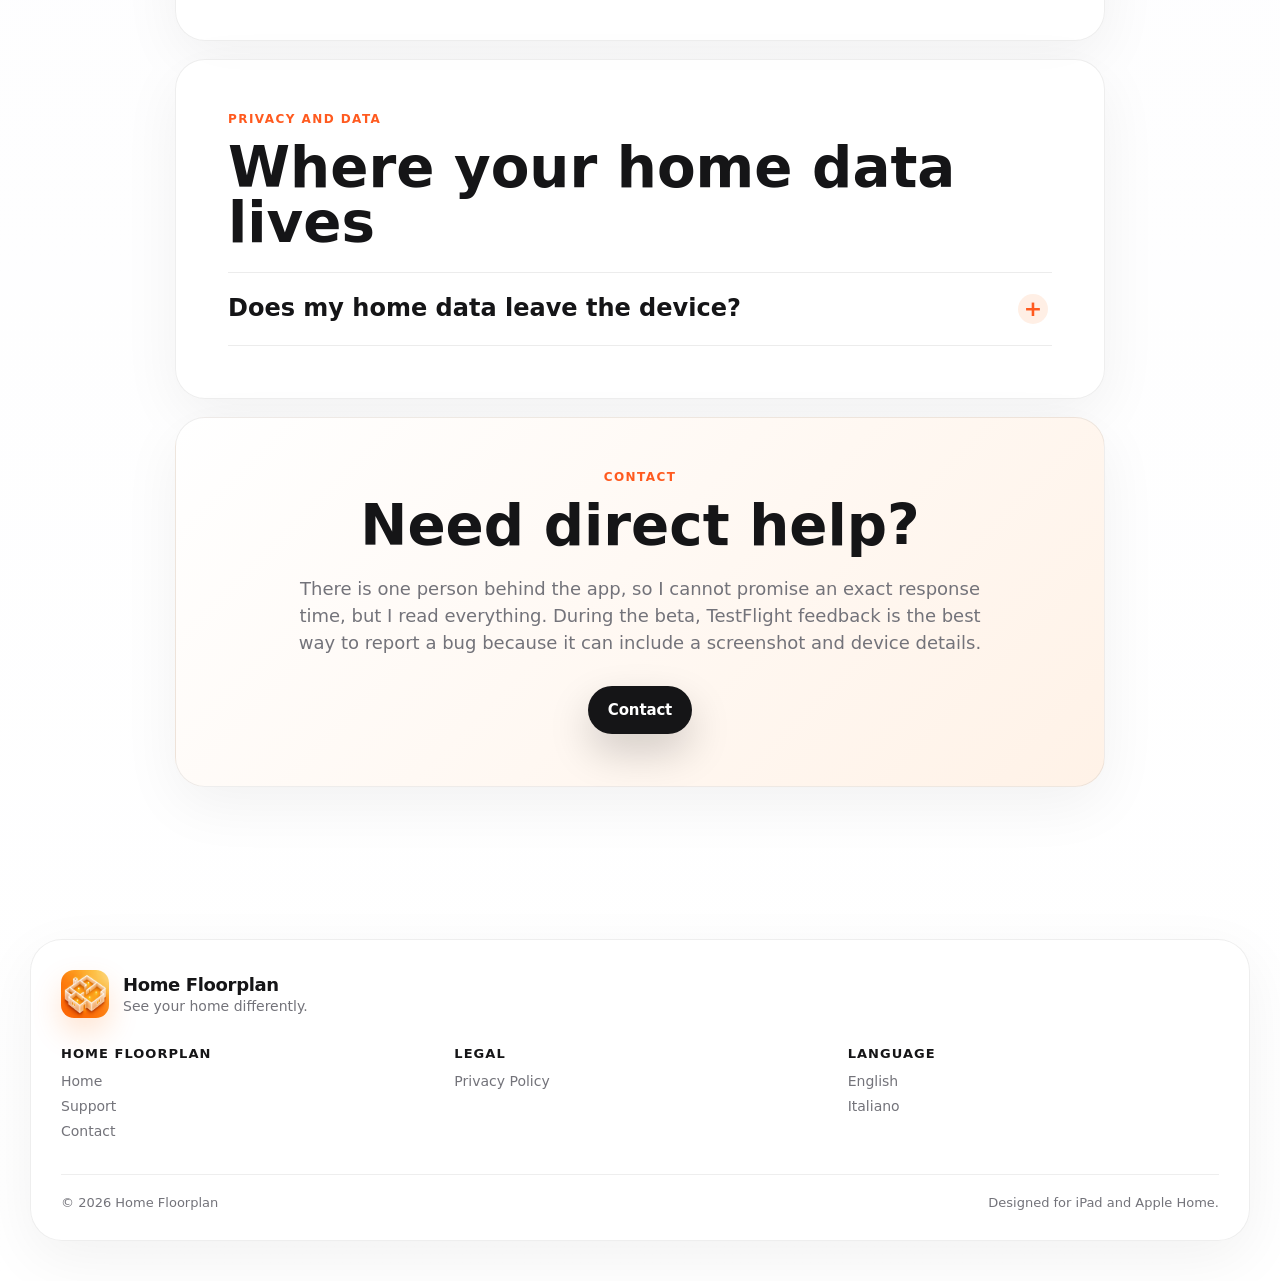
<file: support.html>
<!doctype html>
<html lang="en">
<head>
  <meta charset="utf-8" />
  <meta name="viewport" content="width=device-width, initial-scale=1" />
  <title>Support - Home Floorplan</title>
  <meta name="description" content="Support and practical answers for Home Floorplan: setup, accessories, drawing, habits, automations, privacy and beta feedback." />
  <meta name="theme-color" content="#fff7ef" />
  <link rel="canonical" href="https://gethomefloorplan.app/support.html" />
  <link rel="alternate" hreflang="en" href="https://gethomefloorplan.app/support.html" />
  <link rel="alternate" hreflang="it" href="https://gethomefloorplan.app/it/support.html" />
  <link rel="alternate" hreflang="x-default" href="https://gethomefloorplan.app/support.html" />
  <meta property="og:title" content="Support - Home Floorplan" />
  <meta property="og:description" content="Support and practical answers for Home Floorplan: setup, accessories, drawing, habits, automations, privacy and beta feedback." />
  <meta property="og:type" content="website" />
  <meta property="og:url" content="https://gethomefloorplan.app/support.html" />
  <meta property="og:image" content="https://gethomefloorplan.app/assets/app-icon.webp" />
  <meta property="og:site_name" content="Home Floorplan" />
  <meta property="og:locale" content="en_US" />
  <meta name="twitter:card" content="summary" />
  <link rel="apple-touch-icon" href="assets/apple-touch-icon.png" />
  <link rel="icon" href="assets/app-icon.webp" />
  <link rel="shortcut icon" href="assets/app-icon.webp" />
  <link rel="stylesheet" href="styles.css?v=atlas-20260629-support-1" />
</head>
<body>
  <div class="ambient ambient-one" aria-hidden="true"></div>
  <div class="ambient ambient-two" aria-hidden="true"></div>
  <header class="site-header" aria-label="Primary navigation">
    <a class="brand" href="index.html" aria-label="Home Floorplan home">
      <img src="assets/app-icon.webp" alt="" />
      <span>Home Floorplan</span>
    </a>
    <nav>
      <a href="index.html#chapters">Experience</a>
      <a href="privacy.html">Privacy</a>
      <span class="language-switch" aria-label="Language"><a class="is-active" href="support.html" aria-current="page">EN</a><a href="it/support.html">IT</a></span>
    </nav>
  </header>

  <main class="content-page support-page">
    <section class="page-hero support-hero" data-reveal>
      <p class="eyebrow">Support</p>
      <h1>Answers from the person building it.</h1>
      <p>Home Floorplan is built by one person. This page covers the questions that come up most during the beta: setup, accessories, drawing, habits, automations and privacy. If something is still unclear, write to me directly.</p>
    </section>

    <nav class="support-index" aria-label="Support sections" data-reveal>
      <a href="#start">Before you start</a>
      <a href="#accessories">Setup and accessories</a>
      <a href="#drawing">Drawing</a>
      <a href="#intelligence">Habits and intelligence</a>
      <a href="#usage">Usage</a>
      <a href="#automations">Automations and home hub</a>
      <a href="#privacy">Privacy and data</a>
      <a href="#contact">Contact</a>
    </nav>

    <div class="support-sections">
      <section id="start" class="support-block" data-reveal>
        <p class="eyebrow orange">Before you start</p>
        <h2>What you need</h2>
        <div class="support-callout">
          Home Floorplan reads the home you already have in Apple Home. It does not pair accessories itself: set them up in the Apple Home app first, then place them on your floorplan.
        </div>
        <ol class="support-steps">
          <li>An iPad running iPadOS 17 or later, ideally used in landscape.</li>
          <li>A home already configured in the Apple Home app, with at least one accessory.</li>
          <li>HomeKit access granted to Home Floorplan when iPadOS asks for permission.</li>
        </ol>
      </section>

      <section id="accessories" class="support-block" data-reveal>
        <p class="eyebrow orange">Setup and accessories</p>
        <h2>Getting your devices to appear</h2>

        <details class="support-qa">
          <summary>I do not see my accessories in the app</summary>
          <div>
            <p>Start with Apple Home. If an accessory is not visible or responding there, Home Floorplan cannot show it yet.</p>
            <ol class="support-steps">
              <li>Open the Apple Home app and check that the accessories are online.</li>
              <li>Open iPad Settings, then Privacy and Security, then HomeKit, and make sure Home Floorplan is allowed.</li>
            </ol>
            <p>If everything looks right and the app is still empty, fully quit and reopen it. HomeKit sometimes needs a moment to hand over fresh data after launch.</p>
          </div>
        </details>

        <details class="support-qa">
          <summary>An accessory has the wrong icon or category</summary>
          <div>
            <p>Some devices describe themselves to HomeKit in a very generic way. A smart switch may look like a switch even if it controls a light, and some accessories do not expose a clear type at all.</p>
            <p>Home Floorplan keeps improving these mappings. If something is clearly wrong, send the make and model and I will use it to improve recognition.</p>
          </div>
        </details>

        <details class="support-qa">
          <summary>Why is Home Floorplan iPad only?</summary>
          <div>
            <p>The app is built around a floorplan you can read and touch at a glance. That makes the most sense on a larger screen, especially on an iPad mounted in a hallway or kitchen.</p>
            <p>A lighter companion experience for other devices may come later, but the iPad is the main home for this product.</p>
          </div>
        </details>
      </section>

      <section id="drawing" class="support-block" data-reveal>
        <p class="eyebrow orange">Drawing</p>
        <h2>Building and editing your plan</h2>

        <details class="support-qa">
          <summary>Can I import a plan instead of drawing from scratch?</summary>
          <div>
            <p>Importing an image to trace over is planned. The idea is simple: drop in a picture of your floorplan, then draw the rooms on top of it.</p>
            <p>I am not focusing on LiDAR room scanning right now. Other apps already do that, and it only works on iPads with the sensor. Tracing works on any iPad.</p>
          </div>
        </details>

        <details class="support-qa">
          <summary>What changed in the drawing tools?</summary>
          <div>
            <p>Recent updates added Architectural Dark Mode for saving plans while iPadOS is in dark mode, floorplan rotation for working with markers, and more furniture types. You can rotate furniture and hide its name when the plan needs to stay clean.</p>
            <p>These changes work with existing plans too. You do not need to redraw anything.</p>
          </div>
        </details>
      </section>

      <section id="intelligence" class="support-block" data-reveal>
        <p class="eyebrow orange">Habits and intelligence</p>
        <h2>What the app learns, and when</h2>

        <details class="support-qa">
          <summary>Why do I not see habits or suggestions yet?</summary>
          <div>
            <p>Home Floorplan learns from real use, so it needs real days of data. A pattern has to repeat before it becomes useful enough to show.</p>
            <p>The Habits screen can show patterns that are still forming, so you can see that the app is learning even before it has a recommendation.</p>
          </div>
        </details>

        <details class="support-qa">
          <summary>Does it need an AI key?</summary>
          <div>
            <p>No. Pattern detection runs on your iPad and does not need a key.</p>
            <p>Optional AI features, such as clearer names or plain-language explanations, use your own API key only if you choose to add one. The app still works without it.</p>
          </div>
        </details>
      </section>

      <section id="usage" class="support-block" data-reveal>
        <p class="eyebrow orange">Usage</p>
        <h2>What usage figures mean</h2>
        <div class="support-callout">
          Usage means how long something has been on. It is not an energy bill and it does not estimate watts, kWh or cost, because standard HomeKit does not provide that data.
        </div>

        <details class="support-qa">
          <summary>I got a strange usage alert after installing</summary>
          <div>
            <p>In the first few days, before there is enough history, some accessories can look unusually active. Thermostatic valves are a common example.</p>
            <p>It usually settles as the app gathers real data. If one accessory keeps being noisy, you can exclude it from usage monitoring.</p>
          </div>
        </details>
      </section>

      <section id="automations" class="support-block" data-reveal>
        <p class="eyebrow orange">Automations and home hub</p>
        <h2>When rules run reliably</h2>

        <details class="support-qa">
          <summary>My automations do not run when I am away from the iPad</summary>
          <div>
            <p>For automations to run on their own, Apple requires a home hub in the house: a HomePod, HomePod mini or Apple TV.</p>
            <p>With the latest Apple Home architecture, an iPad can no longer act as a home hub. If automations only work while you are actively using the app, a missing home hub is usually the reason.</p>
          </div>
        </details>
      </section>

      <section id="privacy" class="support-block" data-reveal>
        <p class="eyebrow orange">Privacy and data</p>
        <h2>Where your home data lives</h2>

        <details class="support-qa">
          <summary>Does my home data leave the device?</summary>
          <div>
            <p>Learning and analysis happen on your iPad. There is no Home Floorplan server collecting your accessory activity.</p>
            <p>The only exception is optional: if you enable AI features with your own API key, the summary needed for that request goes directly to the provider you choose. See the <a href="privacy.html">Privacy Policy</a> for the details.</p>
          </div>
        </details>
      </section>

      <section id="contact" class="support-block support-contact" data-reveal>
        <p class="eyebrow orange">Contact</p>
        <h2>Need direct help?</h2>
        <p>There is one person behind the app, so I cannot promise an exact response time, but I read everything. During the beta, TestFlight feedback is the best way to report a bug because it can include a screenshot and device details.</p>
        <div class="join-actions">
          <a class="button primary" href="contact.html">Contact</a>
        </div>
      </section>
    </div>
  </main>

  <footer class="site-footer">
    <div class="footer-brand">
      <img src="assets/app-icon.webp" alt="" />
      <div><strong>Home Floorplan</strong><span>See your home differently.</span></div>
    </div>
    <div class="footer-grid">
      <div><h4>Home Floorplan</h4><a href="index.html">Home</a><a href="support.html">Support</a><a href="contact.html">Contact</a></div>
      <div><h4>Legal</h4><a href="privacy.html">Privacy Policy</a></div>
      <div><h4>Language</h4><span class="footer-note">English</span><a href="it/support.html">Italiano</a></div>
    </div>
    <div class="footer-bottom"><span>© 2026 Home Floorplan</span><span>Designed for iPad and Apple Home.</span></div>
  </footer>
  <script src="script.js?v=atlas-20260629-support-1"></script>
</body>
</html>
</file>
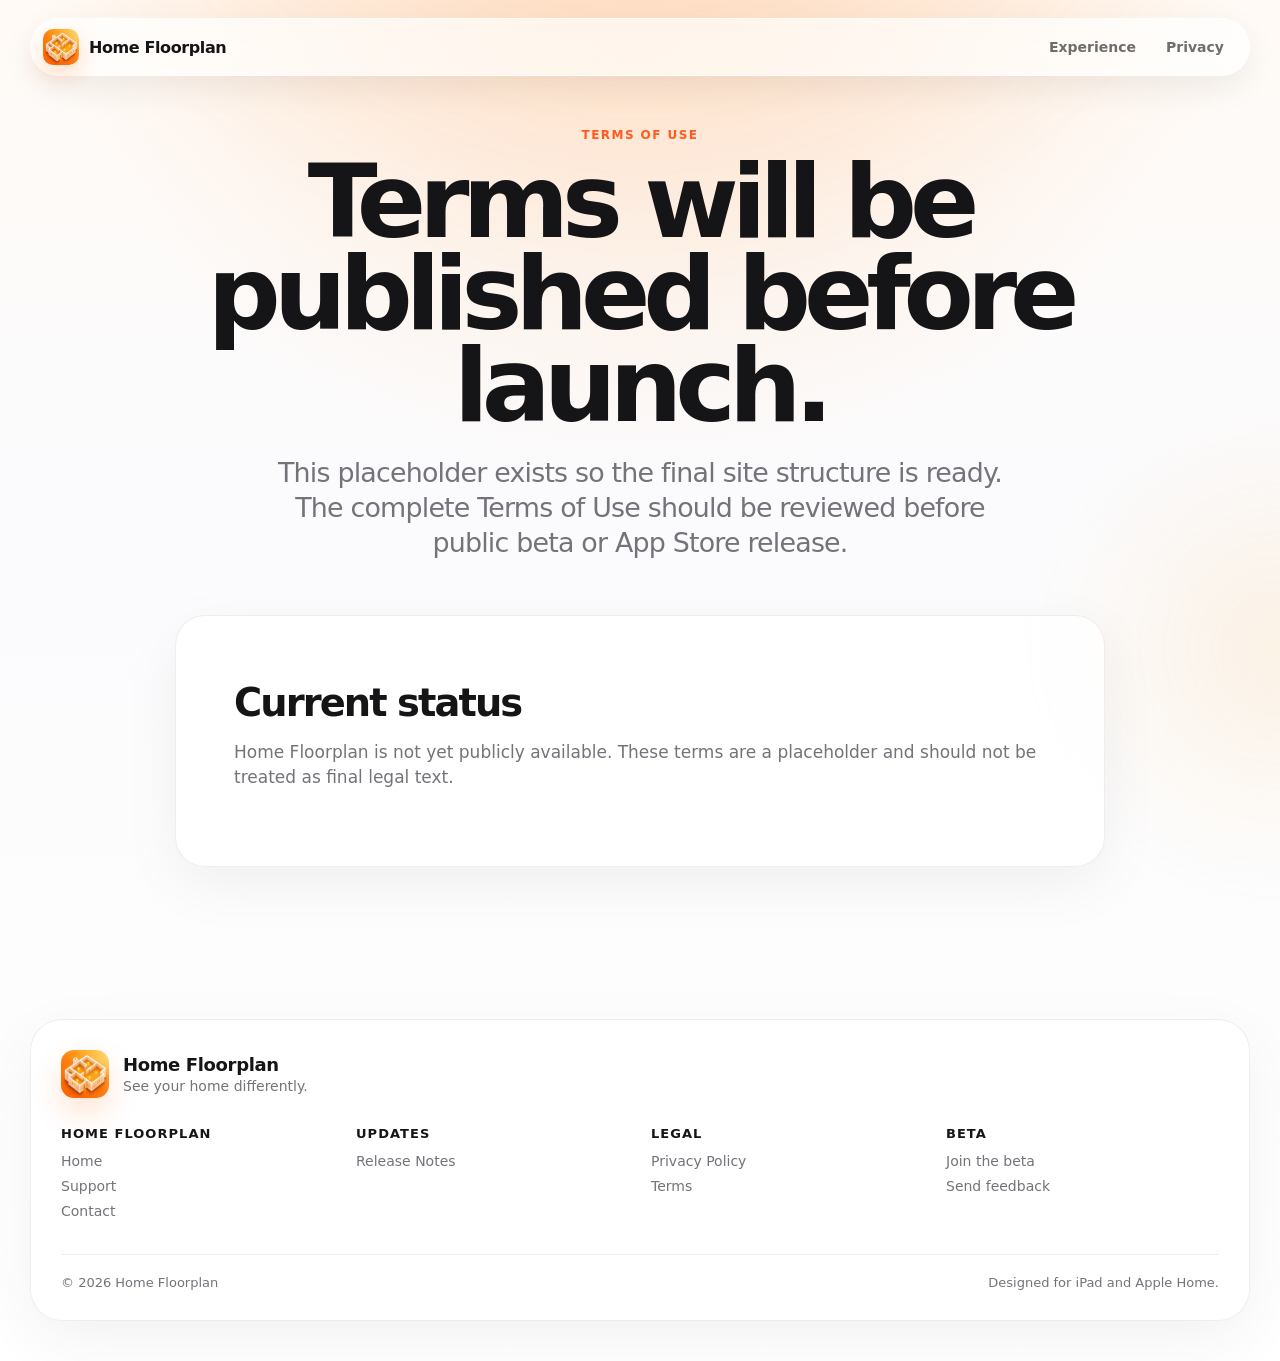
<file: terms.html>
<!doctype html>
<html lang="en">
<head>
  <meta charset="utf-8" />
  <meta name="viewport" content="width=device-width, initial-scale=1" />
  <title>Terms of Use — Home Floorplan</title>
  <meta name="description" content="Terms of Use placeholder for Home Floorplan." />
  <meta name="theme-color" content="#fff7ef" />
  <link rel="canonical" href="https://gethomefloorplan.app/terms.html" />
  <meta property="og:title" content="Terms — Home Floorplan" />
  <meta property="og:description" content="Terms of Use placeholder for Home Floorplan." />
  <meta property="og:type" content="website" />
  <meta property="og:url" content="https://gethomefloorplan.app/terms.html" />
  <meta property="og:image" content="https://gethomefloorplan.app/assets/app-icon.webp" />
  <meta property="og:site_name" content="Home Floorplan" />
  <meta property="og:locale" content="en_US" />
  <meta name="twitter:card" content="summary" />
  <link rel="apple-touch-icon" href="assets/apple-touch-icon.png" />
  <link rel="icon" href="assets/app-icon.webp" />
  <link rel="shortcut icon" href="assets/app-icon.webp" />
  <link rel="stylesheet" href="styles.css?v=atlas-20260628-cache-1" />
</head>
<body>
  <div class="ambient ambient-one" aria-hidden="true"></div>
  <div class="ambient ambient-two" aria-hidden="true"></div>
  <header class="site-header" aria-label="Primary navigation">
    <a class="brand" href="index.html" aria-label="Home Floorplan home">
      <img src="assets/app-icon.webp" alt="" />
      <span>Home Floorplan</span>
    </a>
    <nav>
      <a href="index.html#chapters">Experience</a>
      <a href="privacy.html">Privacy</a>
    </nav>
  </header>
  <main class="content-page">
    <section class="page-hero" data-reveal>
      <p class="eyebrow">Terms of Use</p>
      <h1>Terms will be published before launch.</h1>
      <p>This placeholder exists so the final site structure is ready. The complete Terms of Use should be reviewed before public beta or App Store release.</p>
    </section>

    <section class="policy-block" data-reveal>
      <h2>Current status</h2>
      <p>Home Floorplan is not yet publicly available. These terms are a placeholder and should not be treated as final legal text.</p>
    </section>
  </main>
  <footer class="site-footer">
    <div class="footer-brand">
      <img src="assets/app-icon.webp" alt="" />
      <div><strong>Home Floorplan</strong><span>See your home differently.</span></div>
    </div>
    <div class="footer-grid">
      <div><h4>Home Floorplan</h4><a href="index.html">Home</a><a href="support.html">Support</a><a href="contact.html">Contact</a></div>
      <div><h4>Updates</h4><a href="release-notes.html">Release Notes</a></div>
      <div><h4>Legal</h4><a href="privacy.html">Privacy Policy</a><a href="terms.html">Terms</a></div>
      <div><h4>Beta</h4><a href="https://testflight.apple.com/join/fqDXYaDV">Join the beta</a><a href="contact.html">Send feedback</a></div>
    </div>
    <div class="footer-bottom"><span>© 2026 Home Floorplan</span><span>Designed for iPad and Apple Home.</span></div>
  </footer>
  <script src="script.js?v=atlas-20260628-cache-1"></script>
</body>
</html>
</file>
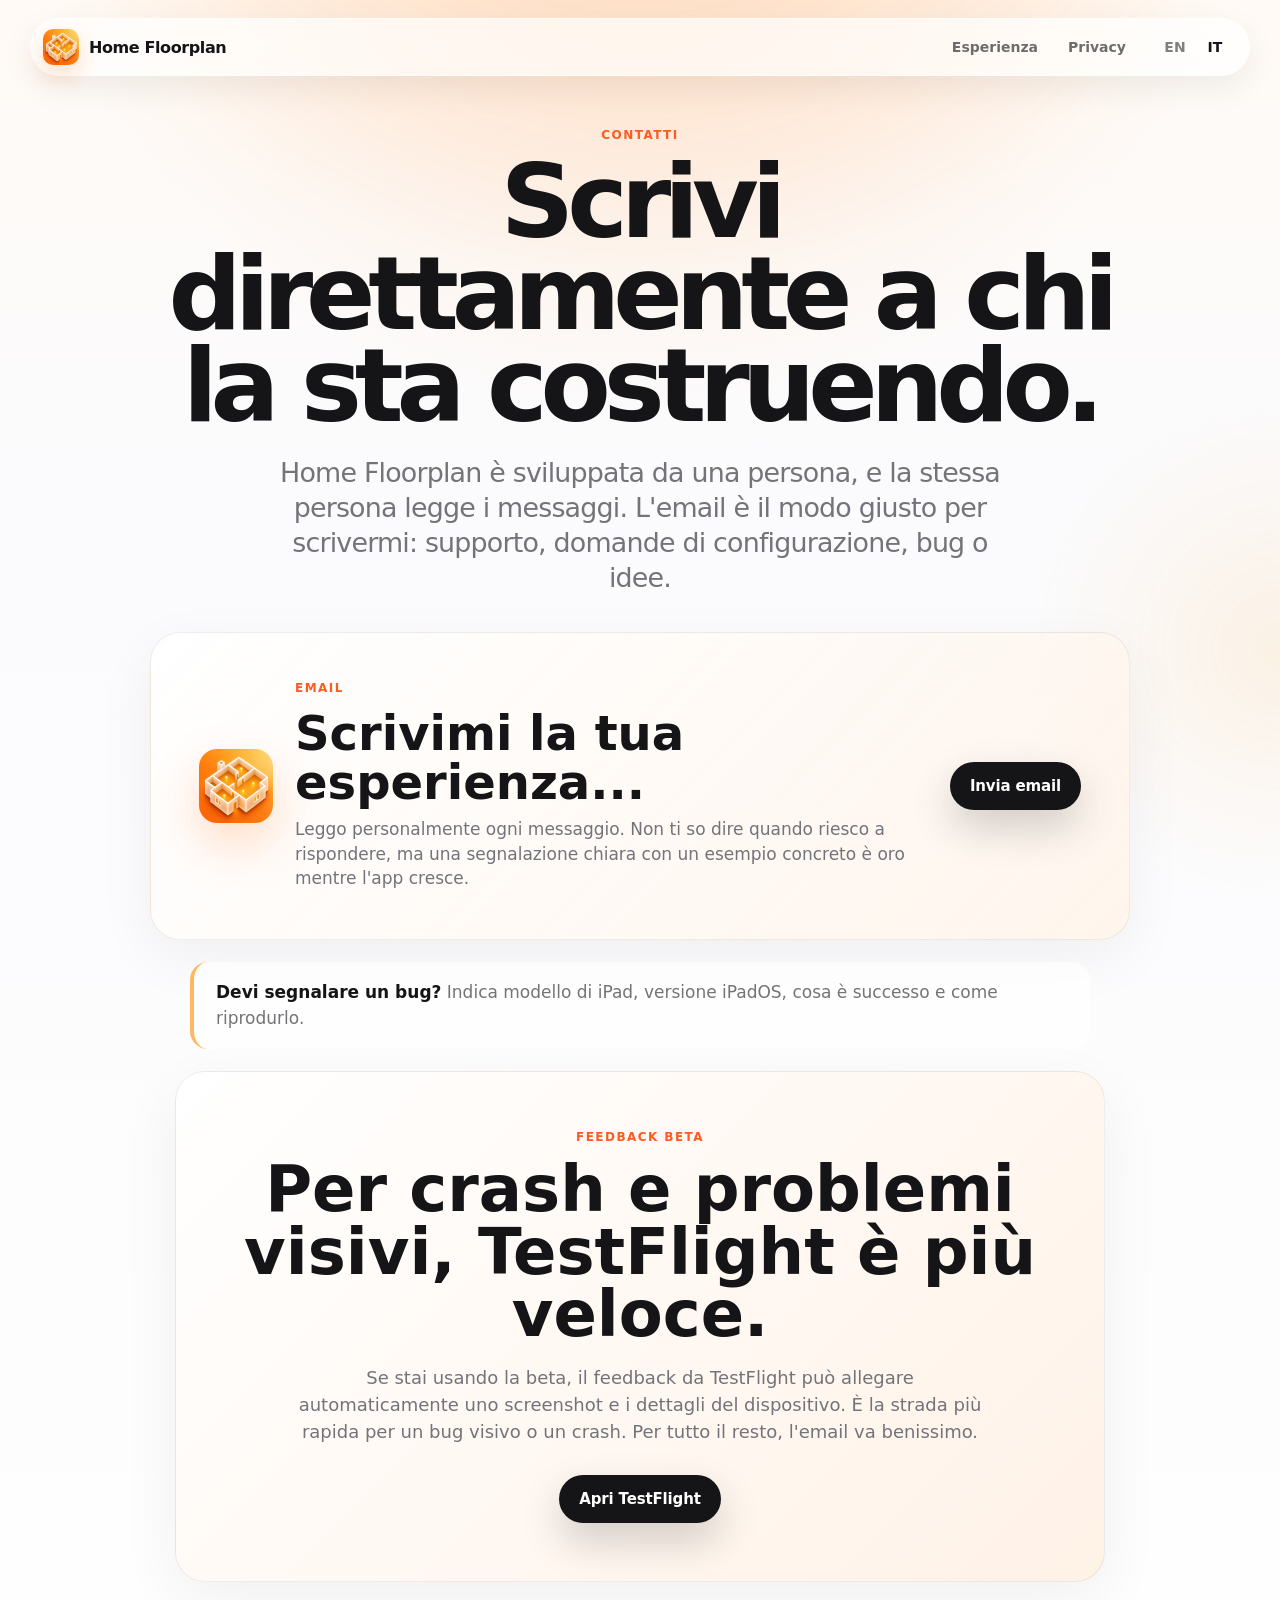
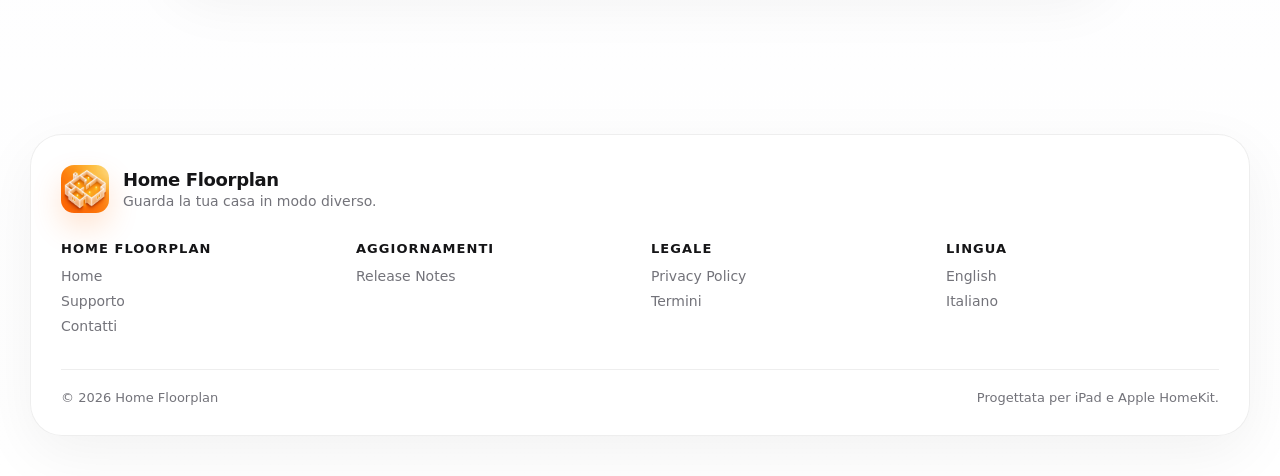
<file: it/contact.html>
<!doctype html>
<html lang="it">
<head>
  <meta charset="utf-8" />
  <meta name="viewport" content="width=device-width, initial-scale=1" />
  <title>Contatti - Home Floorplan</title>
  <meta name="description" content="Scrivi direttamente a chi sviluppa Home Floorplan per supporto, feedback beta, segnalazioni di bug e idee." />
  <meta name="theme-color" content="#fff7ef" />
  <link rel="canonical" href="https://gethomefloorplan.app/it/contact.html" />
  <link rel="alternate" hreflang="en" href="https://gethomefloorplan.app/contact.html" />
  <link rel="alternate" hreflang="it" href="https://gethomefloorplan.app/it/contact.html" />
  <link rel="alternate" hreflang="x-default" href="https://gethomefloorplan.app/contact.html" />
  <meta property="og:title" content="Contatti - Home Floorplan" />
  <meta property="og:description" content="Scrivi direttamente a chi sviluppa Home Floorplan per supporto, feedback beta, segnalazioni di bug e idee." />
  <meta property="og:type" content="website" />
  <meta property="og:url" content="https://gethomefloorplan.app/it/contact.html" />
  <meta property="og:image" content="https://gethomefloorplan.app/assets/app-icon.webp" />
  <meta property="og:site_name" content="Home Floorplan" />
  <meta property="og:locale" content="it_IT" />
  <meta name="twitter:card" content="summary" />
  <link rel="apple-touch-icon" href="../assets/apple-touch-icon.png" />
  <link rel="icon" href="../assets/app-icon.webp" />
  <link rel="shortcut icon" href="../assets/app-icon.webp" />
  <link rel="stylesheet" href="../styles.css?v=atlas-20260629-contact-2" />
</head>
<body>
  <div class="ambient ambient-one" aria-hidden="true"></div>
  <div class="ambient ambient-two" aria-hidden="true"></div>
  <header class="site-header" aria-label="Navigazione principale">
    <a class="brand" href="index.html" aria-label="Home Floorplan home">
      <img src="../assets/app-icon.webp" alt="" />
      <span>Home Floorplan</span>
    </a>
    <nav>
      <a href="index.html#chapters">Esperienza</a>
      <a href="privacy.html">Privacy</a>
      <span class="language-switch" aria-label="Lingua"><a href="../contact.html">EN</a><a class="is-active" href="contact.html" aria-current="page">IT</a></span>
    </nav>
  </header>

  <main class="content-page contact-page">
    <section class="page-hero contact-hero" data-reveal>
      <p class="eyebrow">Contatti</p>
      <h1>Scrivi direttamente a chi la sta costruendo.</h1>
      <p>Home Floorplan è sviluppata da una persona, e la stessa persona legge i messaggi. L'email è il modo giusto per scrivermi: supporto, domande di configurazione, bug o idee.</p>
    </section>

    <section class="contact-direct" data-reveal>
      <img src="../assets/app-icon.webp" alt="" />
      <div>
        <p class="eyebrow orange">Email</p>
        <h2>Scrivimi la tua esperienza...</h2>
        <p>Leggo personalmente ogni messaggio. Non ti so dire quando riesco a rispondere, ma una segnalazione chiara con un esempio concreto è oro mentre l'app cresce.</p>
      </div>
      <a class="button primary" href="mailto:hello@gethomefloorplan.app?subject=Home%20Floorplan%20Supporto">Invia email</a>
    </section>

    <p class="contact-tip" data-reveal><strong>Devi segnalare un bug?</strong> Indica modello di iPad, versione iPadOS, cosa è successo e come riprodurlo.</p>

    <section class="contact-note" data-reveal>
      <p class="eyebrow orange">Feedback beta</p>
      <h2>Per crash e problemi visivi, TestFlight è più veloce.</h2>
      <p>Se stai usando la beta, il feedback da TestFlight può allegare automaticamente uno screenshot e i dettagli del dispositivo. È la strada più rapida per un bug visivo o un crash. Per tutto il resto, l'email va benissimo.</p>
      <div class="join-actions">
        <a class="button primary" href="https://testflight.apple.com/join/fqDXYaDV">Apri TestFlight</a>
      </div>
    </section>
  </main>

  <footer class="site-footer">
    <div class="footer-brand">
      <img src="../assets/app-icon.webp" alt="" />
      <div><strong>Home Floorplan</strong><span>Guarda la tua casa in modo diverso.</span></div>
    </div>
    <div class="footer-grid">
      <div><h4>Home Floorplan</h4><a href="index.html">Home</a><a href="support.html">Supporto</a><a href="contact.html">Contatti</a></div>
      <div><h4>Aggiornamenti</h4><a href="../release-notes.html">Release Notes</a></div>
      <div><h4>Legale</h4><a href="privacy.html">Privacy Policy</a><a href="../terms.html">Termini</a></div>
      <div><h4>Lingua</h4><a href="../contact.html">English</a><span class="footer-note">Italiano</span></div>
    </div>
    <div class="footer-bottom"><span>© 2026 Home Floorplan</span><span>Progettata per iPad e Apple HomeKit.</span></div>
  </footer>
  <script src="../script.js?v=atlas-20260629-contact-2"></script>
</body>
</html>
</file>
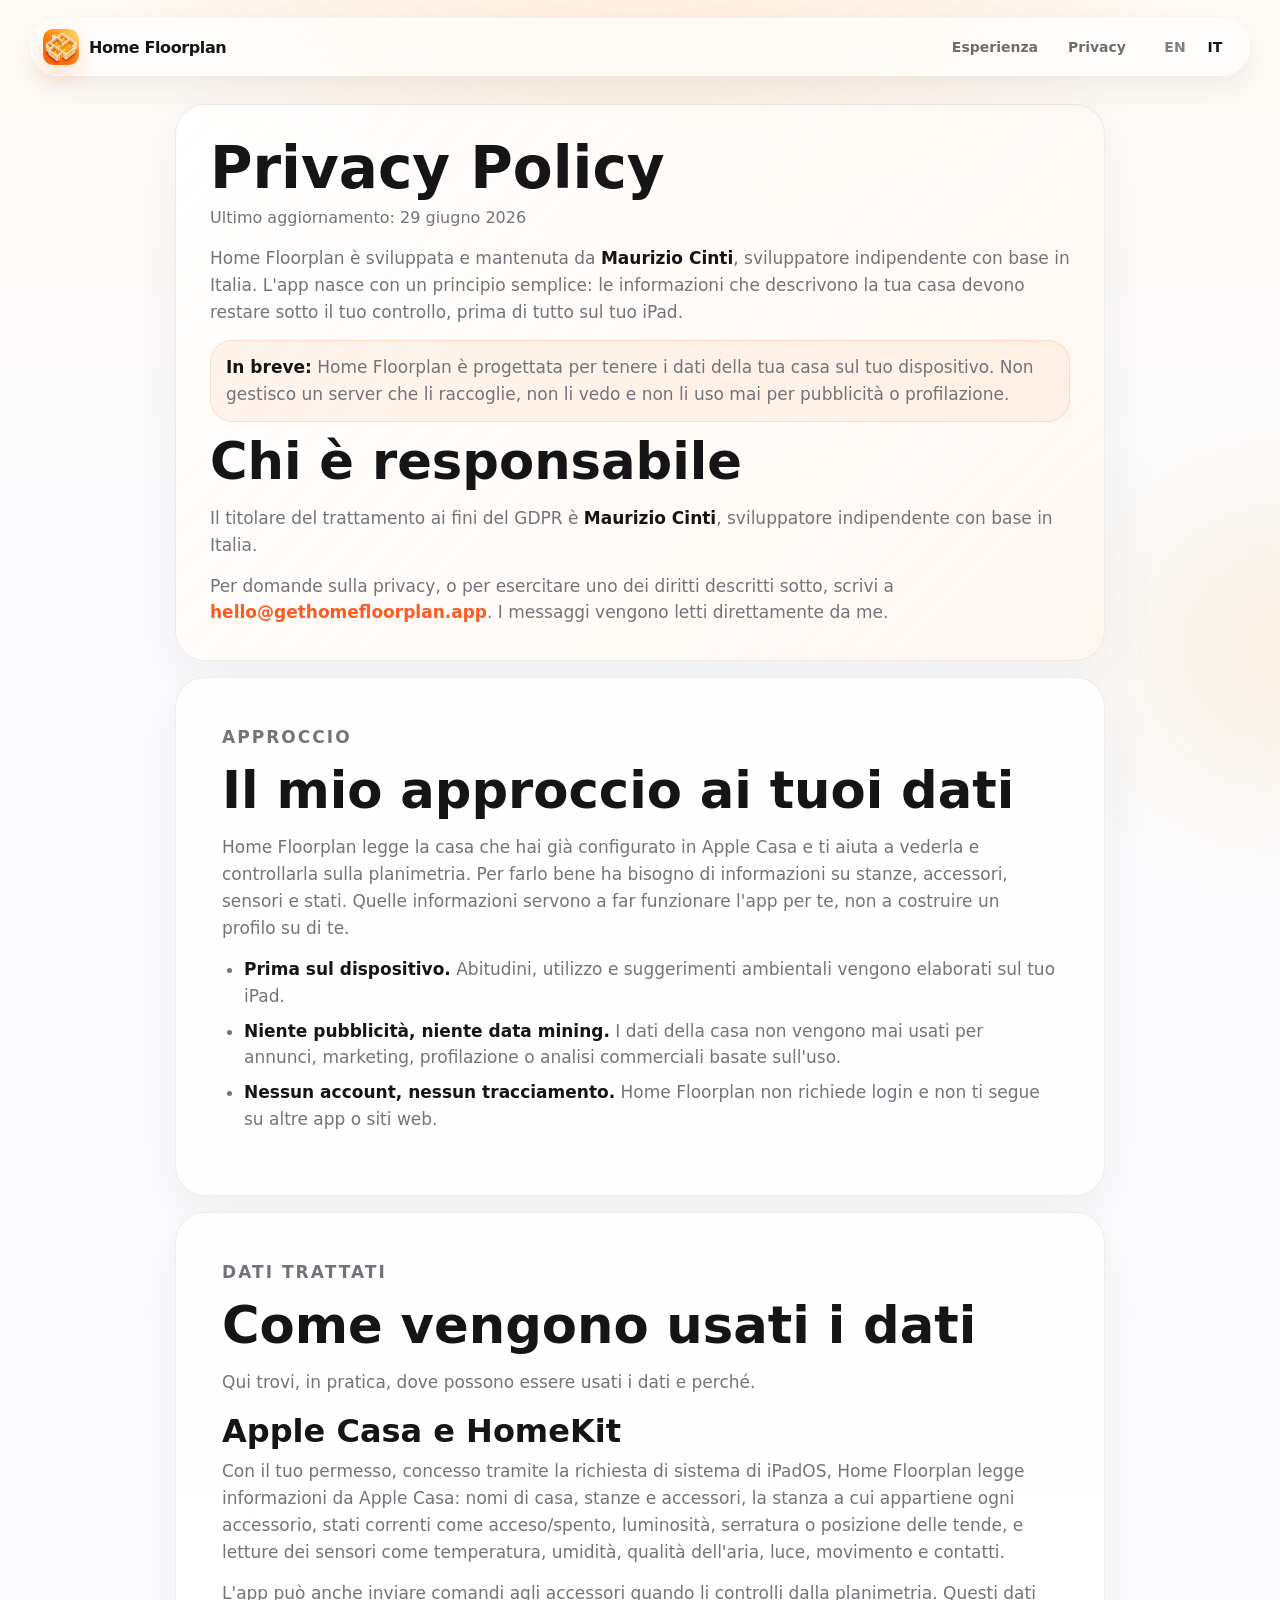
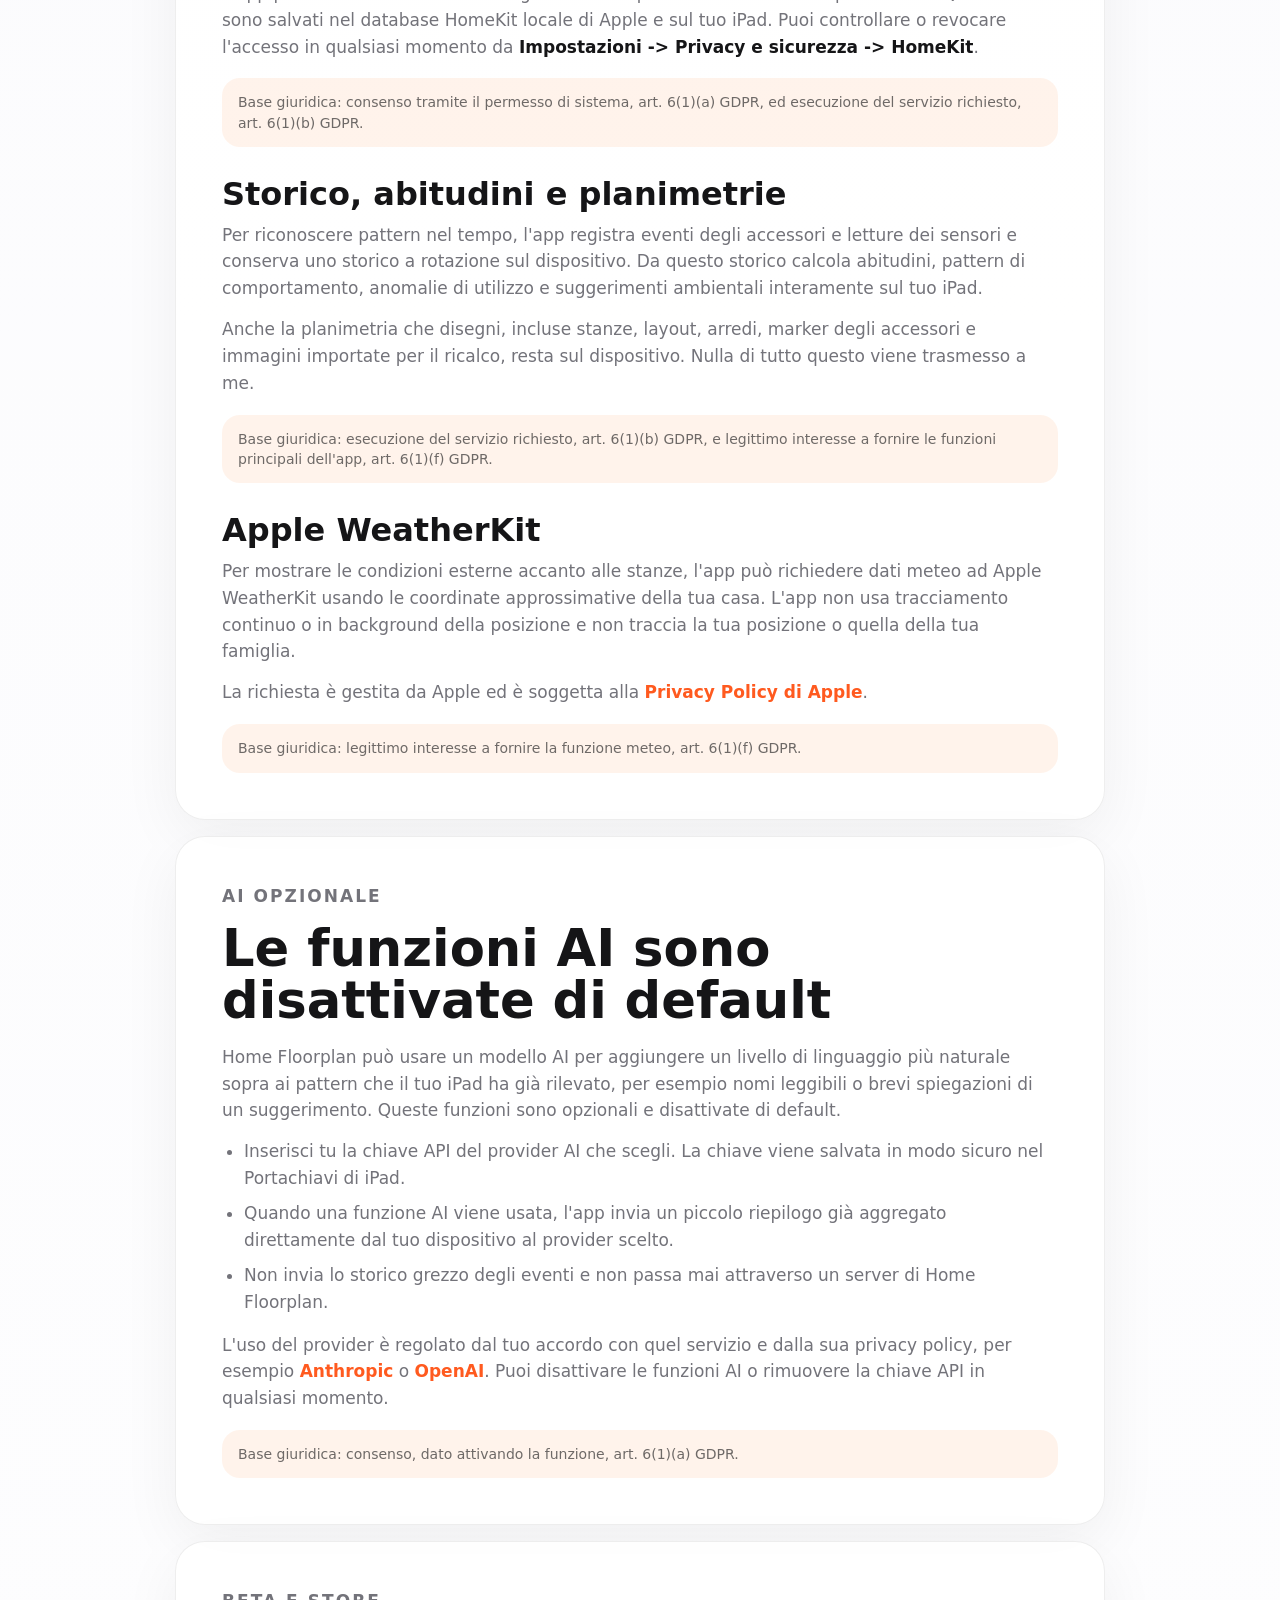
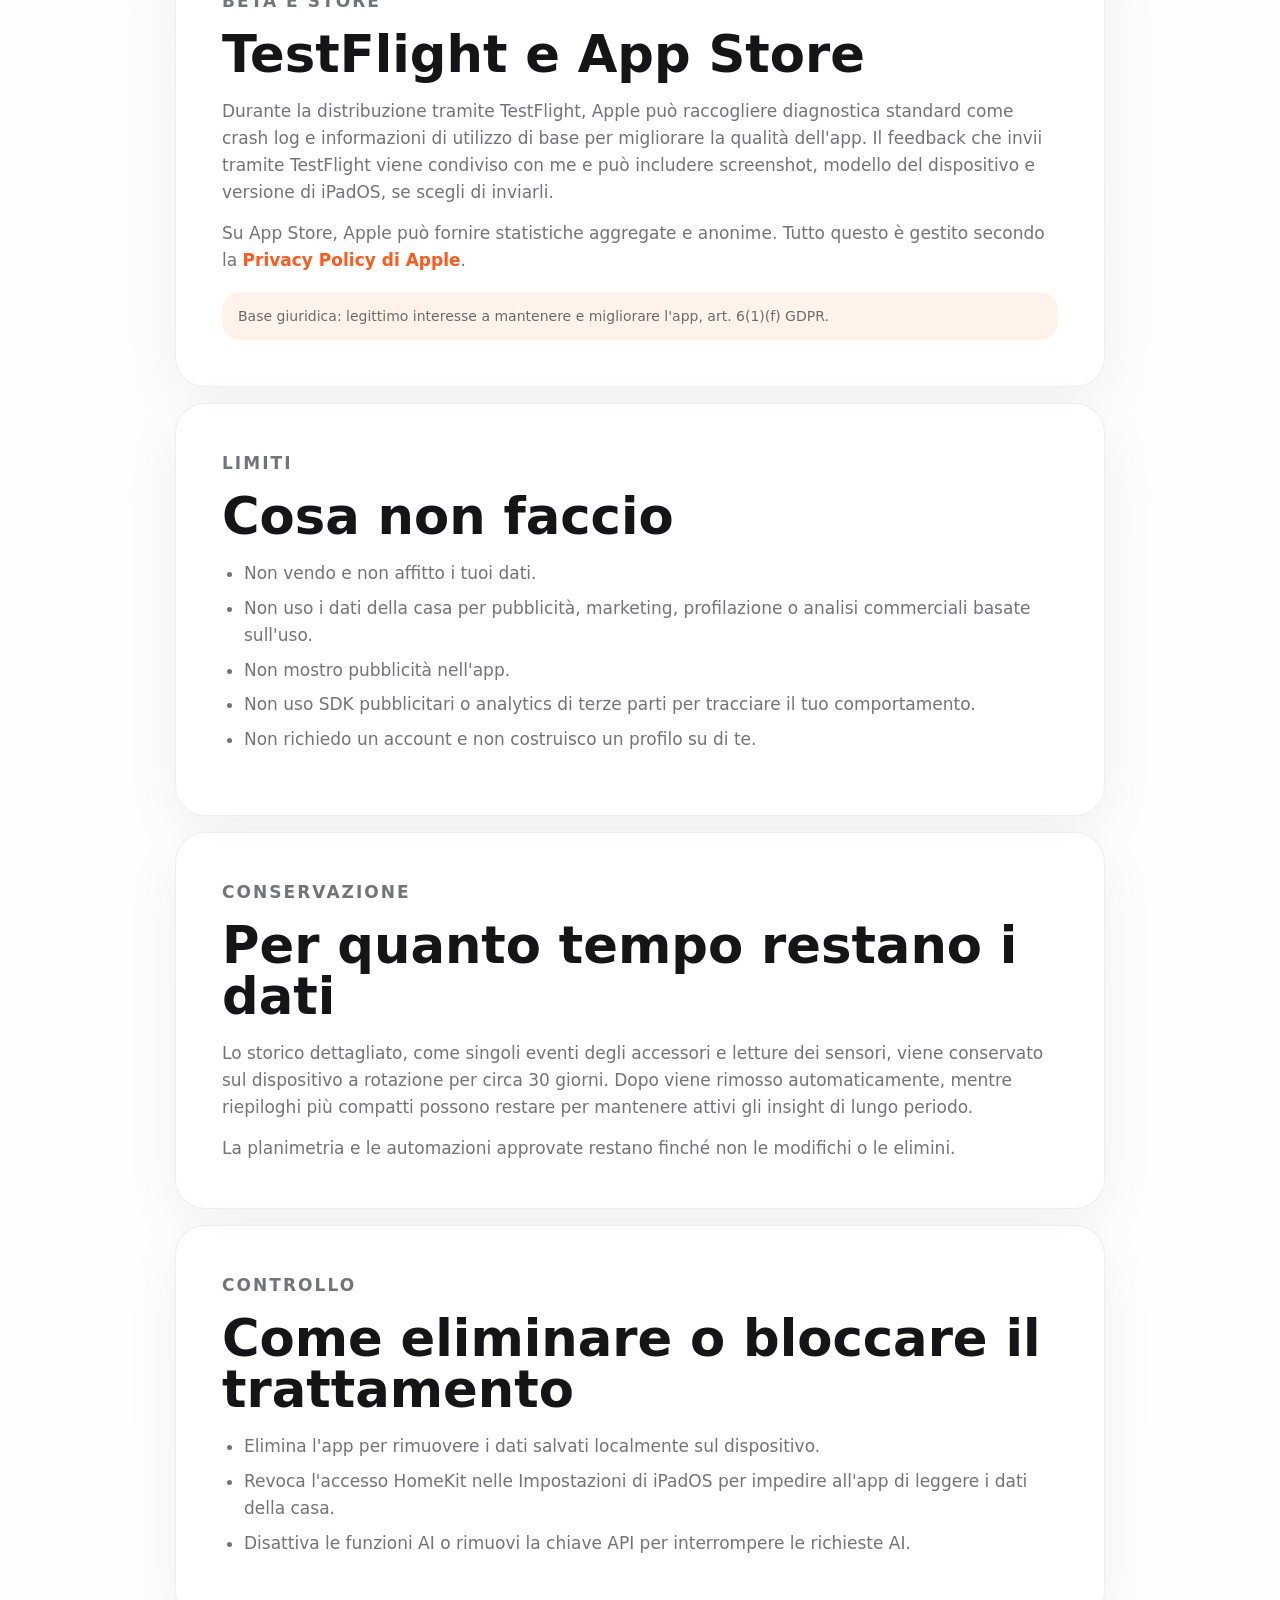
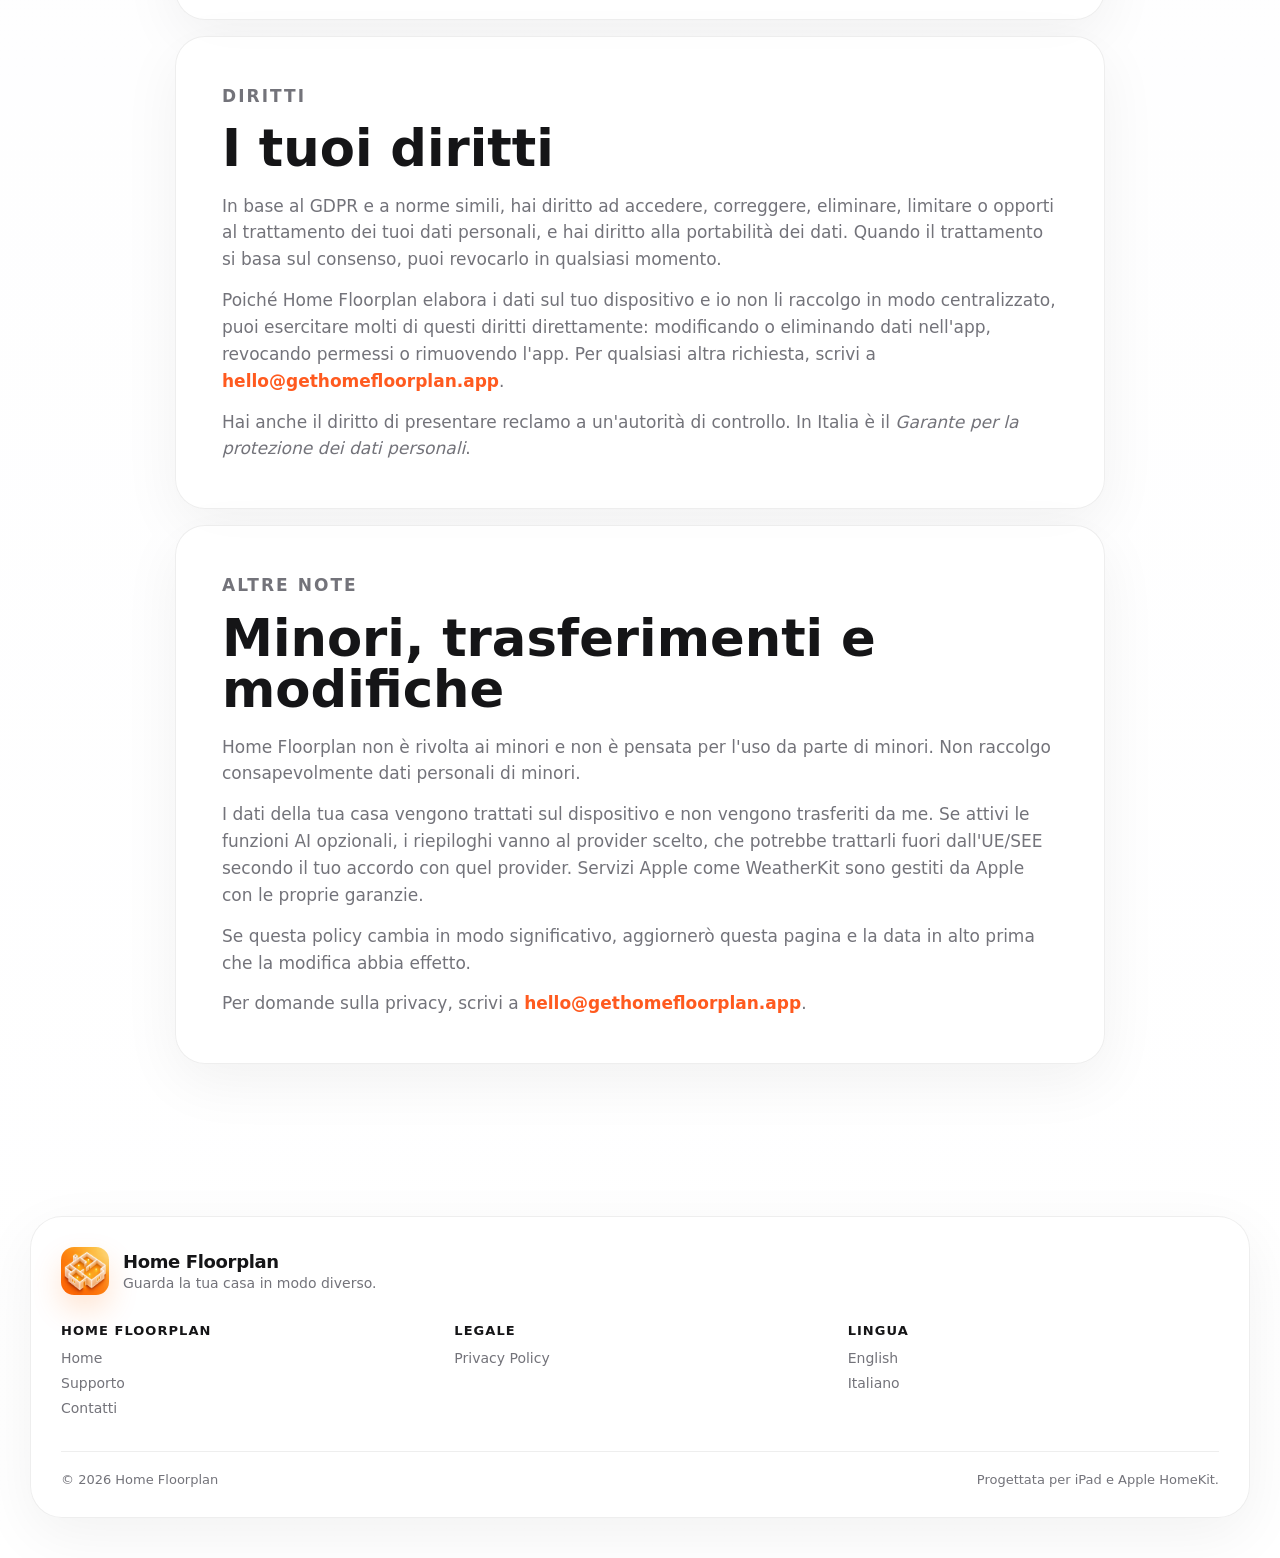
<file: it/privacy.html>
<!doctype html>
<html lang="it">
<head>
  <meta charset="utf-8" />
  <meta name="viewport" content="width=device-width, initial-scale=1" />
  <title>Privacy Policy - Home Floorplan</title>
  <meta name="description" content="Come Home Floorplan tratta i tuoi dati: prima sul dispositivo, senza tracciamento e senza pubblicità." />
  <meta name="theme-color" content="#fff7ef" />
  <link rel="canonical" href="https://gethomefloorplan.app/it/privacy.html" />
  <link rel="alternate" hreflang="en" href="https://gethomefloorplan.app/privacy.html" />
  <link rel="alternate" hreflang="it" href="https://gethomefloorplan.app/it/privacy.html" />
  <link rel="alternate" hreflang="x-default" href="https://gethomefloorplan.app/privacy.html" />
  <meta property="og:title" content="Privacy Policy - Home Floorplan" />
  <meta property="og:description" content="Come Home Floorplan tratta i tuoi dati: prima sul dispositivo, senza tracciamento e senza pubblicità." />
  <meta property="og:type" content="website" />
  <meta property="og:url" content="https://gethomefloorplan.app/it/privacy.html" />
  <meta property="og:image" content="https://gethomefloorplan.app/assets/app-icon.webp" />
  <meta property="og:site_name" content="Home Floorplan" />
  <meta property="og:locale" content="it_IT" />
  <meta name="twitter:card" content="summary" />
  <link rel="apple-touch-icon" href="../assets/apple-touch-icon.png" />
  <link rel="icon" href="../assets/app-icon.webp" />
  <link rel="shortcut icon" href="../assets/app-icon.webp" />
  <link rel="stylesheet" href="../styles.css?v=atlas-20260629-privacy-6" />
</head>
<body>
  <div class="ambient ambient-one" aria-hidden="true"></div>
  <div class="ambient ambient-two" aria-hidden="true"></div>
  <header class="site-header" aria-label="Navigazione principale">
    <a class="brand" href="index.html" aria-label="Home Floorplan home">
      <img src="../assets/app-icon.webp" alt="" />
      <span>Home Floorplan</span>
    </a>
    <nav>
      <a href="index.html#chapters">Esperienza</a>
      <a href="privacy.html">Privacy</a>
      <span class="language-switch" aria-label="Lingua"><a href="../privacy.html">EN</a><a class="is-active" href="privacy.html" aria-current="page">IT</a></span>
    </nav>
  </header>

  <main class="content-page privacy-page">
    <section class="policy-sheet privacy-document">
      <article class="policy-section policy-lead" id="responsible">
        <h1>Privacy Policy</h1>
        <p class="policy-updated">Ultimo aggiornamento: 29 giugno 2026</p>
        <p>Home Floorplan è sviluppata e mantenuta da <strong>Maurizio Cinti</strong>, sviluppatore indipendente con base in Italia. L'app nasce con un principio semplice: le informazioni che descrivono la tua casa devono restare sotto il tuo controllo, prima di tutto sul tuo iPad.</p>
        <p class="policy-callout"><strong>In breve:</strong> Home Floorplan è progettata per tenere i dati della tua casa sul tuo dispositivo. Non gestisco un server che li raccoglie, non li vedo e non li uso mai per pubblicità o profilazione.</p>
        <h2>Chi è responsabile</h2>
        <p>Il titolare del trattamento ai fini del GDPR è <strong>Maurizio Cinti</strong>, sviluppatore indipendente con base in Italia.</p>
        <p>Per domande sulla privacy, o per esercitare uno dei diritti descritti sotto, scrivi a <a href="mailto:hello@gethomefloorplan.app?subject=Home%20Floorplan%20Privacy">hello@gethomefloorplan.app</a>. I messaggi vengono letti direttamente da me.</p>
      </article>

      <article class="policy-section policy-list" id="approach">
        <p class="eyebrow orange">Approccio</p>
        <h2>Il mio approccio ai tuoi dati</h2>
        <p>Home Floorplan legge la casa che hai già configurato in Apple Casa e ti aiuta a vederla e controllarla sulla planimetria. Per farlo bene ha bisogno di informazioni su stanze, accessori, sensori e stati. Quelle informazioni servono a far funzionare l'app per te, non a costruire un profilo su di te.</p>
        <ul>
          <li><strong>Prima sul dispositivo.</strong> Abitudini, utilizzo e suggerimenti ambientali vengono elaborati sul tuo iPad.</li>
          <li><strong>Niente pubblicità, niente data mining.</strong> I dati della casa non vengono mai usati per annunci, marketing, profilazione o analisi commerciali basate sull'uso.</li>
          <li><strong>Nessun account, nessun tracciamento.</strong> Home Floorplan non richiede login e non ti segue su altre app o siti web.</li>
        </ul>
      </article>

      <article class="policy-section" id="handling">
        <p class="eyebrow orange">Dati trattati</p>
        <h2>Come vengono usati i dati</h2>
        <p>Qui trovi, in pratica, dove possono essere usati i dati e perché.</p>

        <h3>Apple Casa e HomeKit</h3>
        <p>Con il tuo permesso, concesso tramite la richiesta di sistema di iPadOS, Home Floorplan legge informazioni da Apple Casa: nomi di casa, stanze e accessori, la stanza a cui appartiene ogni accessorio, stati correnti come acceso/spento, luminosità, serratura o posizione delle tende, e letture dei sensori come temperatura, umidità, qualità dell'aria, luce, movimento e contatti.</p>
        <p>L'app può anche inviare comandi agli accessori quando li controlli dalla planimetria. Questi dati sono salvati nel database HomeKit locale di Apple e sul tuo iPad. Puoi controllare o revocare l'accesso in qualsiasi momento da <strong>Impostazioni -> Privacy e sicurezza -> HomeKit</strong>.</p>
        <p class="legal-note">Base giuridica: consenso tramite il permesso di sistema, art. 6(1)(a) GDPR, ed esecuzione del servizio richiesto, art. 6(1)(b) GDPR.</p>

        <h3>Storico, abitudini e planimetrie</h3>
        <p>Per riconoscere pattern nel tempo, l'app registra eventi degli accessori e letture dei sensori e conserva uno storico a rotazione sul dispositivo. Da questo storico calcola abitudini, pattern di comportamento, anomalie di utilizzo e suggerimenti ambientali interamente sul tuo iPad.</p>
        <p>Anche la planimetria che disegni, incluse stanze, layout, arredi, marker degli accessori e immagini importate per il ricalco, resta sul dispositivo. Nulla di tutto questo viene trasmesso a me.</p>
        <p class="legal-note">Base giuridica: esecuzione del servizio richiesto, art. 6(1)(b) GDPR, e legittimo interesse a fornire le funzioni principali dell'app, art. 6(1)(f) GDPR.</p>

        <h3>Apple WeatherKit</h3>
        <p>Per mostrare le condizioni esterne accanto alle stanze, l'app può richiedere dati meteo ad Apple WeatherKit usando le coordinate approssimative della tua casa. L'app non usa tracciamento continuo o in background della posizione e non traccia la tua posizione o quella della tua famiglia.</p>
        <p>La richiesta è gestita da Apple ed è soggetta alla <a href="https://www.apple.com/legal/privacy/">Privacy Policy di Apple</a>.</p>
        <p class="legal-note">Base giuridica: legittimo interesse a fornire la funzione meteo, art. 6(1)(f) GDPR.</p>
      </article>

      <article class="policy-section">
        <p class="eyebrow orange">AI opzionale</p>
        <h2>Le funzioni AI sono disattivate di default</h2>
        <p>Home Floorplan può usare un modello AI per aggiungere un livello di linguaggio più naturale sopra ai pattern che il tuo iPad ha già rilevato, per esempio nomi leggibili o brevi spiegazioni di un suggerimento. Queste funzioni sono opzionali e disattivate di default.</p>
        <ul>
          <li>Inserisci tu la chiave API del provider AI che scegli. La chiave viene salvata in modo sicuro nel Portachiavi di iPad.</li>
          <li>Quando una funzione AI viene usata, l'app invia un piccolo riepilogo già aggregato direttamente dal tuo dispositivo al provider scelto.</li>
          <li>Non invia lo storico grezzo degli eventi e non passa mai attraverso un server di Home Floorplan.</li>
        </ul>
        <p>L'uso del provider è regolato dal tuo accordo con quel servizio e dalla sua privacy policy, per esempio <a href="https://www.anthropic.com/legal/privacy">Anthropic</a> o <a href="https://openai.com/policies/privacy-policy">OpenAI</a>. Puoi disattivare le funzioni AI o rimuovere la chiave API in qualsiasi momento.</p>
        <p class="legal-note">Base giuridica: consenso, dato attivando la funzione, art. 6(1)(a) GDPR.</p>
      </article>

      <article class="policy-section">
        <p class="eyebrow orange">Beta e store</p>
        <h2>TestFlight e App Store</h2>
        <p>Durante la distribuzione tramite TestFlight, Apple può raccogliere diagnostica standard come crash log e informazioni di utilizzo di base per migliorare la qualità dell'app. Il feedback che invii tramite TestFlight viene condiviso con me e può includere screenshot, modello del dispositivo e versione di iPadOS, se scegli di inviarli.</p>
        <p>Su App Store, Apple può fornire statistiche aggregate e anonime. Tutto questo è gestito secondo la <a href="https://www.apple.com/legal/privacy/">Privacy Policy di Apple</a>.</p>
        <p class="legal-note">Base giuridica: legittimo interesse a mantenere e migliorare l'app, art. 6(1)(f) GDPR.</p>
      </article>

      <article class="policy-section policy-list" id="notdo">
        <p class="eyebrow orange">Limiti</p>
        <h2>Cosa non faccio</h2>
        <ul>
          <li>Non vendo e non affitto i tuoi dati.</li>
          <li>Non uso i dati della casa per pubblicità, marketing, profilazione o analisi commerciali basate sull'uso.</li>
          <li>Non mostro pubblicità nell'app.</li>
          <li>Non uso SDK pubblicitari o analytics di terze parti per tracciare il tuo comportamento.</li>
          <li>Non richiedo un account e non costruisco un profilo su di te.</li>
        </ul>
      </article>

      <article class="policy-section" id="retention">
        <p class="eyebrow orange">Conservazione</p>
        <h2>Per quanto tempo restano i dati</h2>
        <p>Lo storico dettagliato, come singoli eventi degli accessori e letture dei sensori, viene conservato sul dispositivo a rotazione per circa 30 giorni. Dopo viene rimosso automaticamente, mentre riepiloghi più compatti possono restare per mantenere attivi gli insight di lungo periodo.</p>
        <p>La planimetria e le automazioni approvate restano finché non le modifichi o le elimini.</p>
      </article>

      <article class="policy-section policy-list">
        <p class="eyebrow orange">Controllo</p>
        <h2>Come eliminare o bloccare il trattamento</h2>
        <ul>
          <li>Elimina l'app per rimuovere i dati salvati localmente sul dispositivo.</li>
          <li>Revoca l'accesso HomeKit nelle Impostazioni di iPadOS per impedire all'app di leggere i dati della casa.</li>
          <li>Disattiva le funzioni AI o rimuovi la chiave API per interrompere le richieste AI.</li>
        </ul>
      </article>

      <article class="policy-section" id="rights">
        <p class="eyebrow orange">Diritti</p>
        <h2>I tuoi diritti</h2>
        <p>In base al GDPR e a norme simili, hai diritto ad accedere, correggere, eliminare, limitare o opporti al trattamento dei tuoi dati personali, e hai diritto alla portabilità dei dati. Quando il trattamento si basa sul consenso, puoi revocarlo in qualsiasi momento.</p>
        <p>Poiché Home Floorplan elabora i dati sul tuo dispositivo e io non li raccolgo in modo centralizzato, puoi esercitare molti di questi diritti direttamente: modificando o eliminando dati nell'app, revocando permessi o rimuovendo l'app. Per qualsiasi altra richiesta, scrivi a <a href="mailto:hello@gethomefloorplan.app?subject=Home%20Floorplan%20Privacy">hello@gethomefloorplan.app</a>.</p>
        <p>Hai anche il diritto di presentare reclamo a un'autorità di controllo. In Italia è il <em>Garante per la protezione dei dati personali</em>.</p>
      </article>

      <article class="policy-section" id="contact">
        <p class="eyebrow orange">Altre note</p>
        <h2>Minori, trasferimenti e modifiche</h2>
        <p>Home Floorplan non è rivolta ai minori e non è pensata per l'uso da parte di minori. Non raccolgo consapevolmente dati personali di minori.</p>
        <p>I dati della tua casa vengono trattati sul dispositivo e non vengono trasferiti da me. Se attivi le funzioni AI opzionali, i riepiloghi vanno al provider scelto, che potrebbe trattarli fuori dall'UE/SEE secondo il tuo accordo con quel provider. Servizi Apple come WeatherKit sono gestiti da Apple con le proprie garanzie.</p>
        <p>Se questa policy cambia in modo significativo, aggiornerò questa pagina e la data in alto prima che la modifica abbia effetto.</p>
        <p>Per domande sulla privacy, scrivi a <a href="mailto:hello@gethomefloorplan.app?subject=Home%20Floorplan%20Privacy">hello@gethomefloorplan.app</a>.</p>
      </article>
    </section>
  </main>

  <footer class="site-footer">
    <div class="footer-brand">
      <img src="../assets/app-icon.webp" alt="" />
      <div><strong>Home Floorplan</strong><span>Guarda la tua casa in modo diverso.</span></div>
    </div>
    <div class="footer-grid">
      <div><h4>Home Floorplan</h4><a href="index.html">Home</a><a href="support.html">Supporto</a><a href="contact.html">Contatti</a></div>
      <div><h4>Legale</h4><a href="privacy.html">Privacy Policy</a></div>
      <div><h4>Lingua</h4><a href="../privacy.html">English</a><span class="footer-note">Italiano</span></div>
    </div>
    <div class="footer-bottom"><span>© 2026 Home Floorplan</span><span>Progettata per iPad e Apple HomeKit.</span></div>
  </footer>
  <script src="../script.js?v=atlas-20260629-privacy-6"></script>
</body>
</html>
</file>
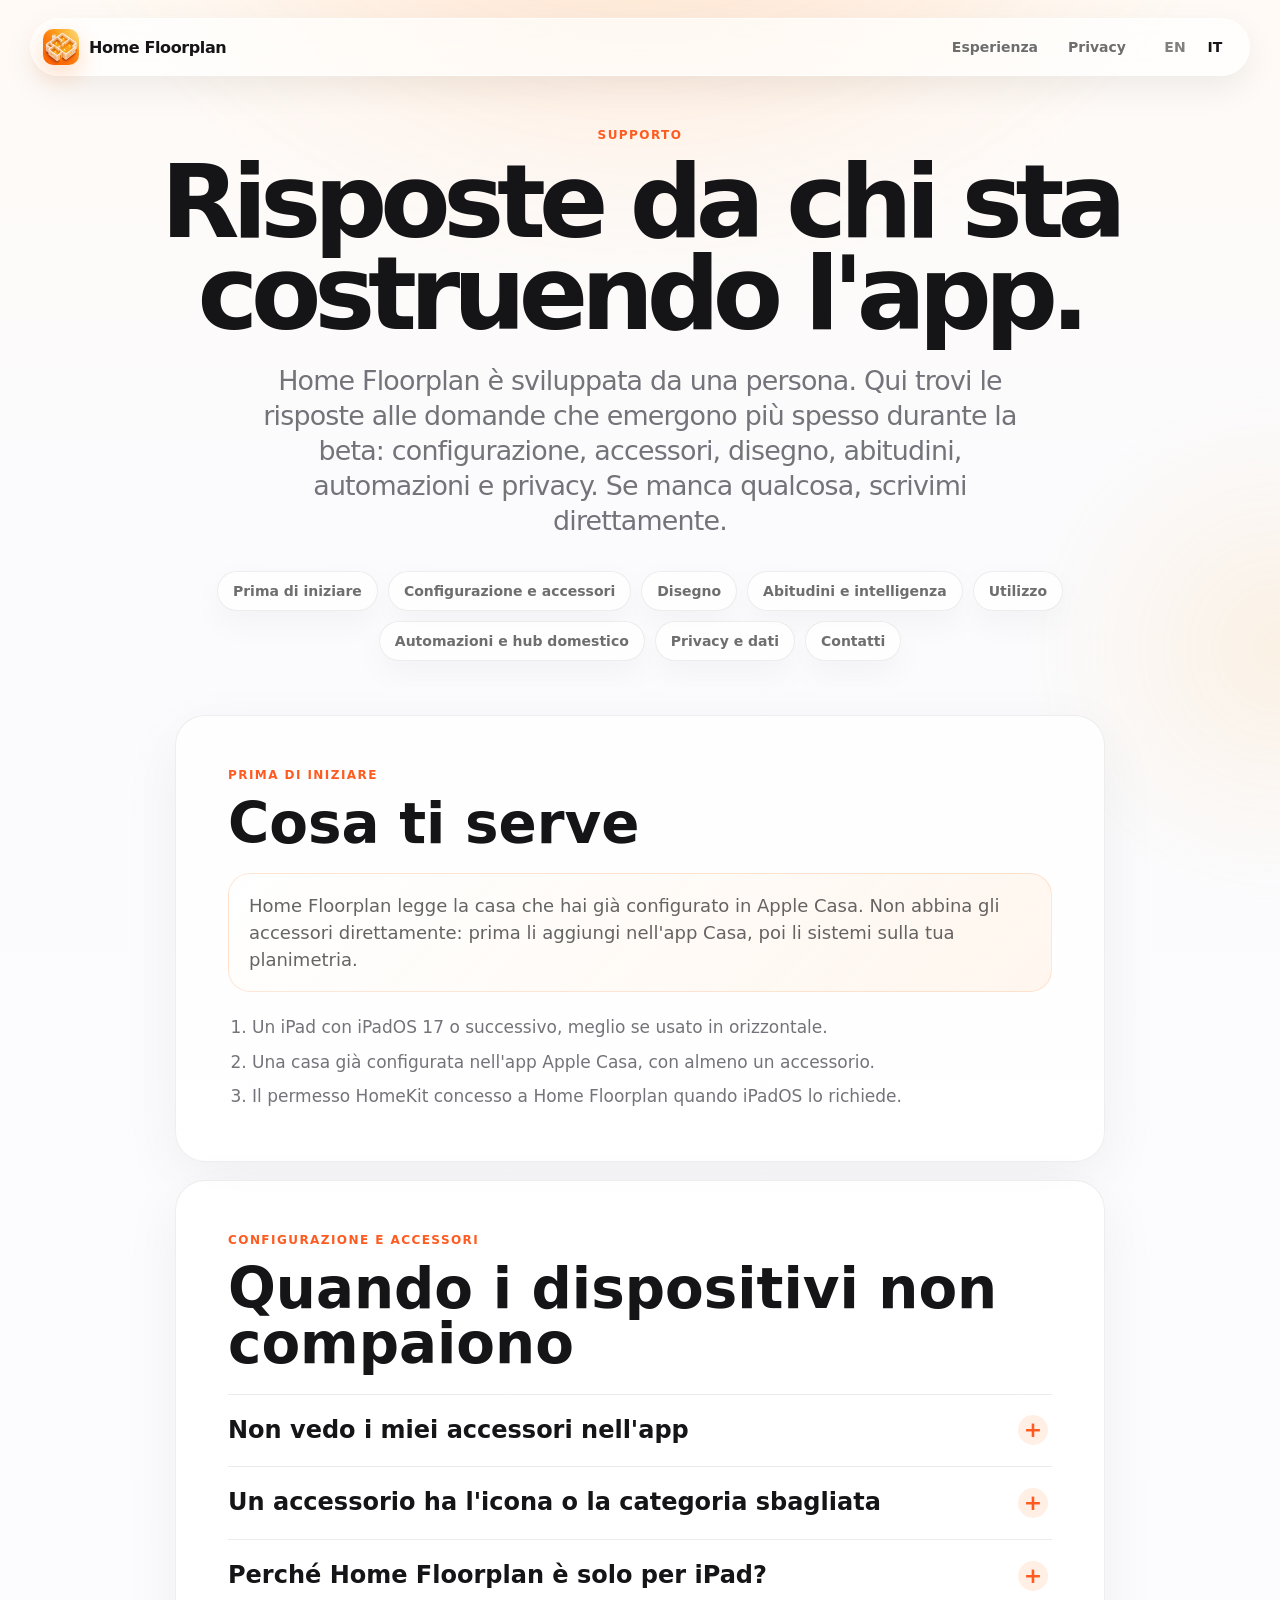
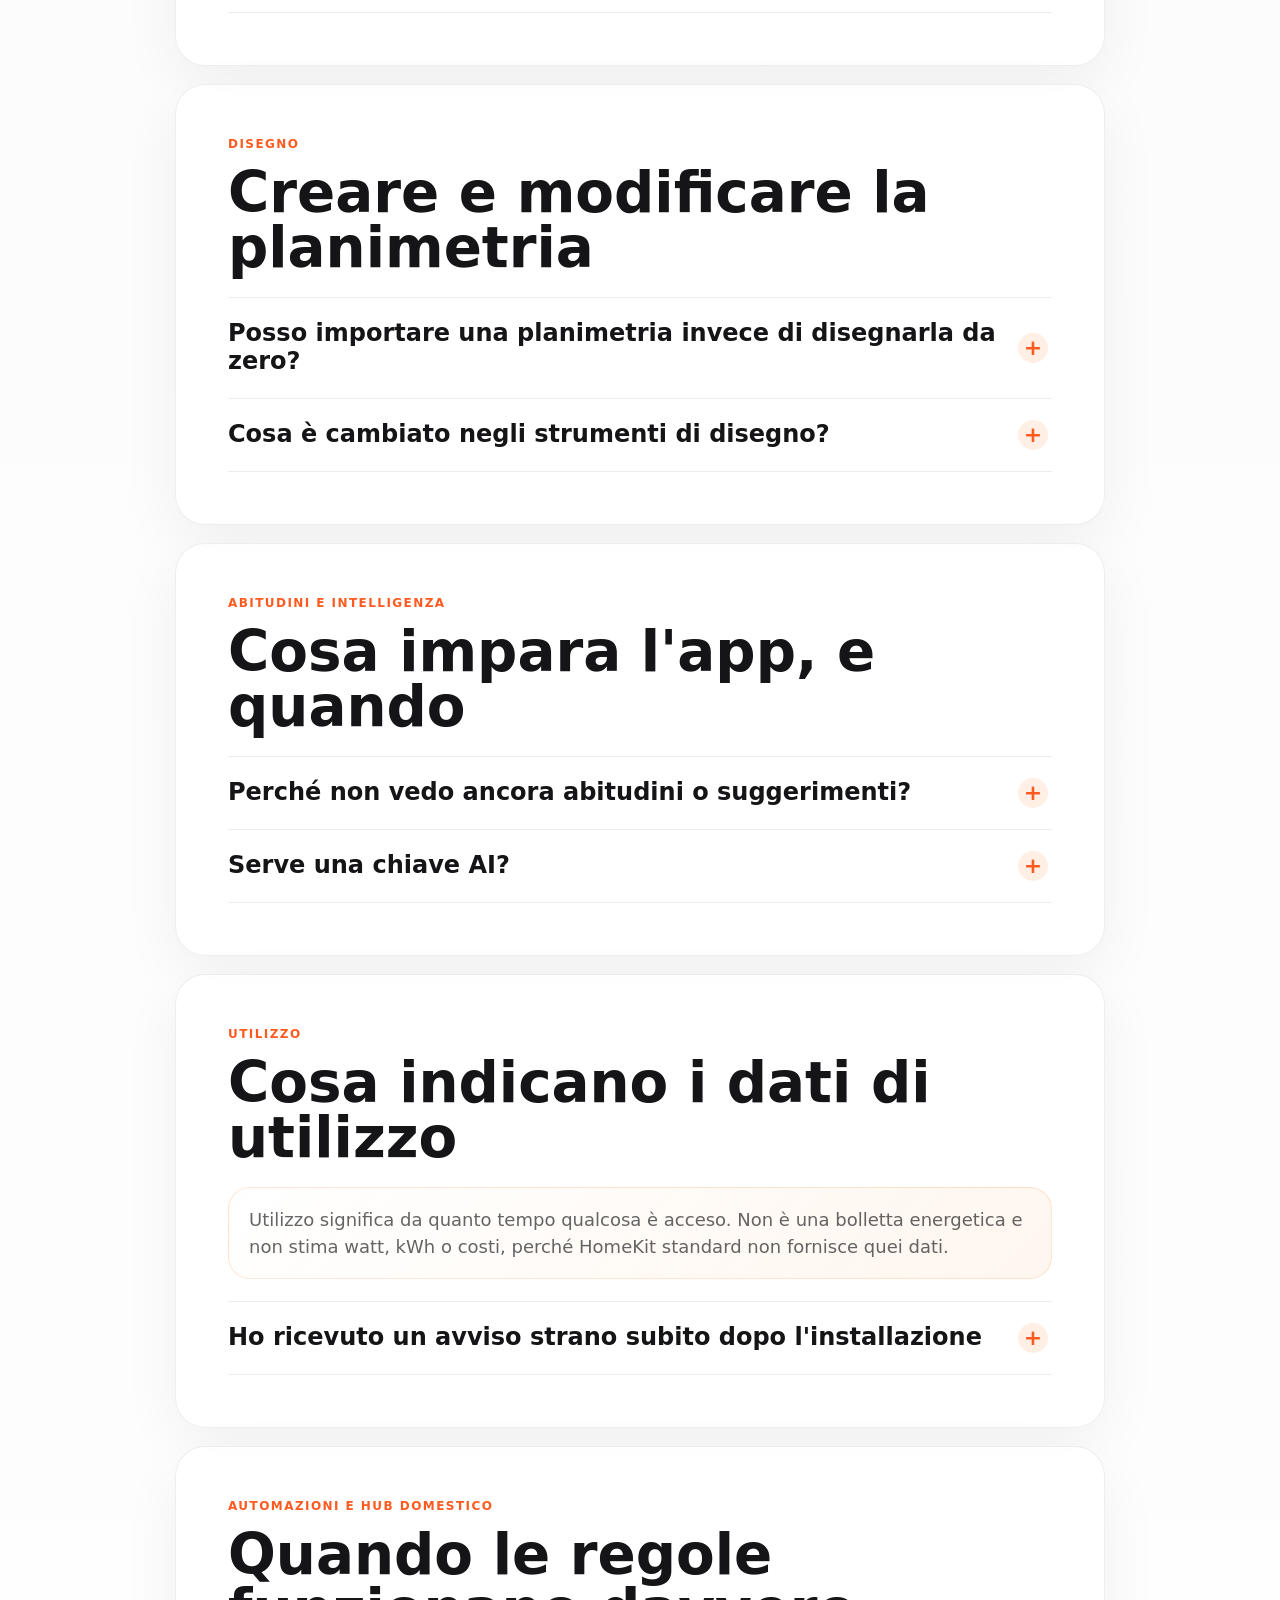
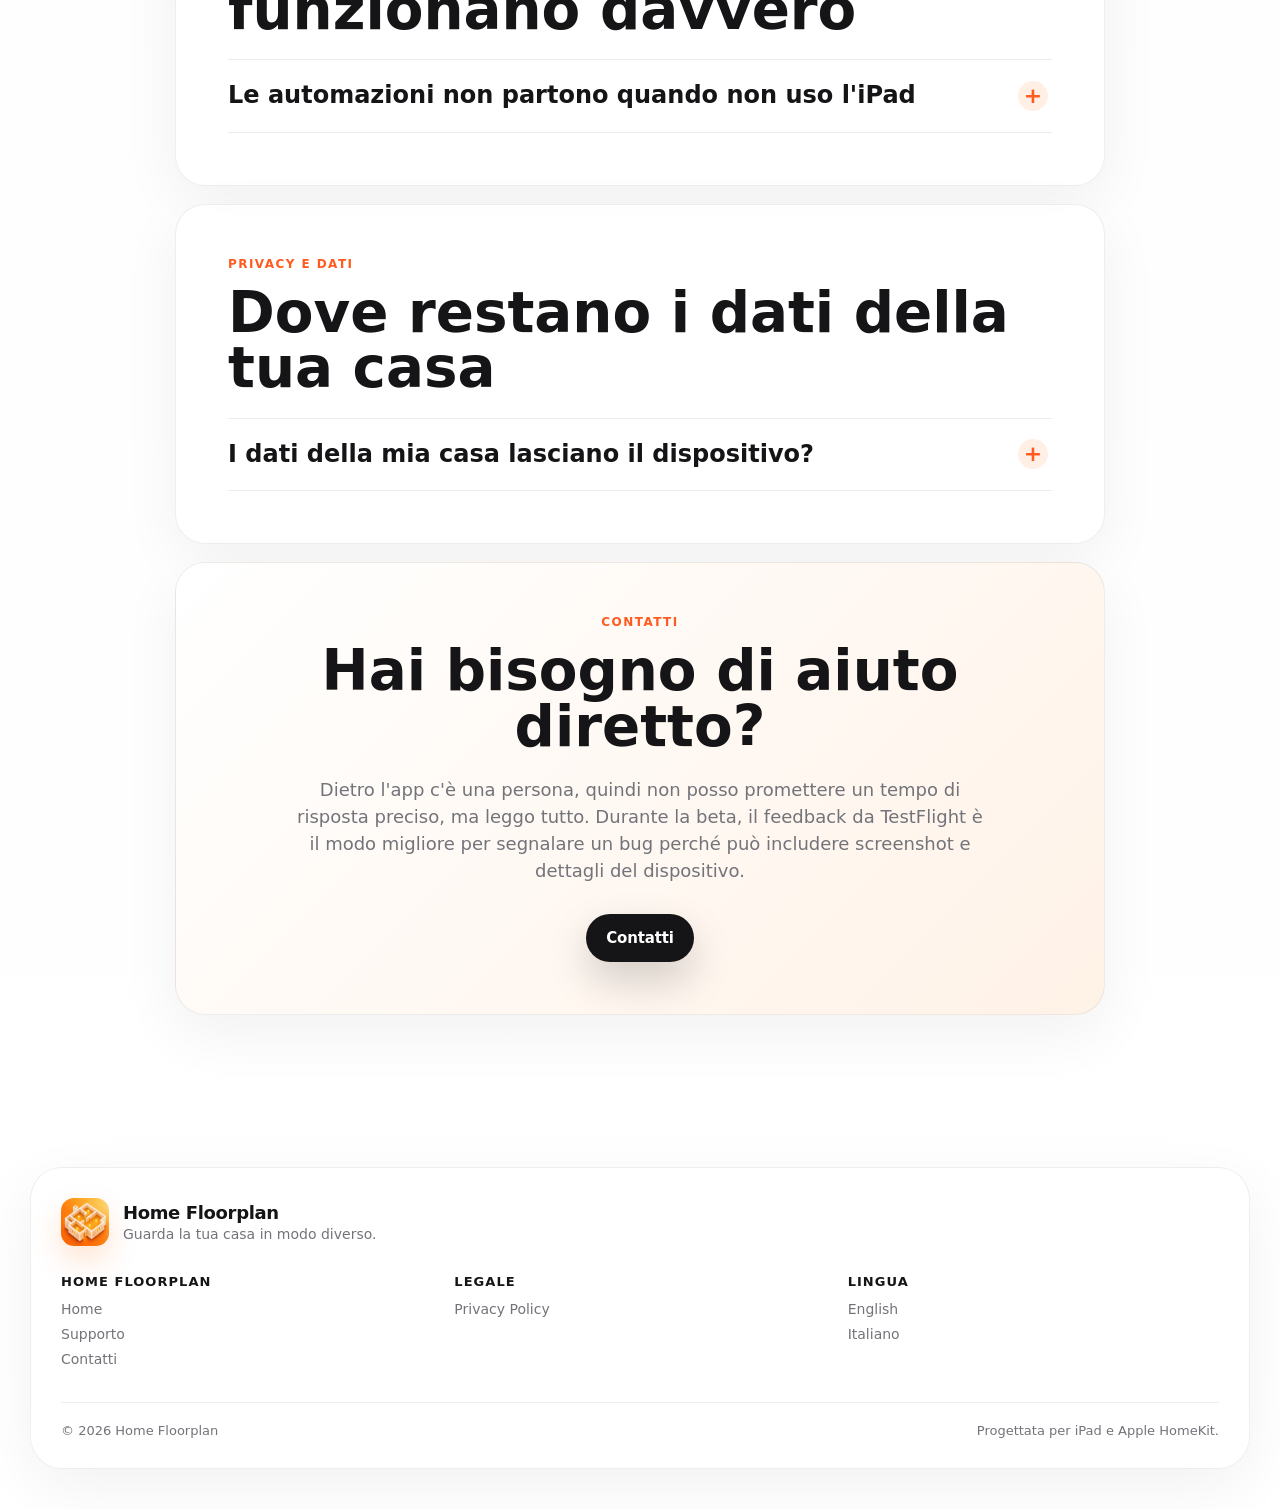
<file: it/support.html>
<!doctype html>
<html lang="it">
<head>
  <meta charset="utf-8" />
  <meta name="viewport" content="width=device-width, initial-scale=1" />
  <title>Supporto - Home Floorplan</title>
  <meta name="description" content="Supporto e risposte pratiche per Home Floorplan: configurazione, accessori, disegno, abitudini, automazioni, privacy e feedback beta." />
  <meta name="theme-color" content="#fff7ef" />
  <link rel="canonical" href="https://gethomefloorplan.app/it/support.html" />
  <link rel="alternate" hreflang="en" href="https://gethomefloorplan.app/support.html" />
  <link rel="alternate" hreflang="it" href="https://gethomefloorplan.app/it/support.html" />
  <link rel="alternate" hreflang="x-default" href="https://gethomefloorplan.app/support.html" />
  <meta property="og:title" content="Supporto - Home Floorplan" />
  <meta property="og:description" content="Supporto e risposte pratiche per Home Floorplan: configurazione, accessori, disegno, abitudini, automazioni, privacy e feedback beta." />
  <meta property="og:type" content="website" />
  <meta property="og:url" content="https://gethomefloorplan.app/it/support.html" />
  <meta property="og:image" content="https://gethomefloorplan.app/assets/app-icon.webp" />
  <meta property="og:site_name" content="Home Floorplan" />
  <meta property="og:locale" content="it_IT" />
  <meta name="twitter:card" content="summary" />
  <link rel="apple-touch-icon" href="../assets/apple-touch-icon.png" />
  <link rel="icon" href="../assets/app-icon.webp" />
  <link rel="shortcut icon" href="../assets/app-icon.webp" />
  <link rel="stylesheet" href="../styles.css?v=atlas-20260629-support-1" />
</head>
<body>
  <div class="ambient ambient-one" aria-hidden="true"></div>
  <div class="ambient ambient-two" aria-hidden="true"></div>
  <header class="site-header" aria-label="Navigazione principale">
    <a class="brand" href="index.html" aria-label="Home Floorplan home">
      <img src="../assets/app-icon.webp" alt="" />
      <span>Home Floorplan</span>
    </a>
    <nav>
      <a href="index.html#chapters">Esperienza</a>
      <a href="privacy.html">Privacy</a>
      <span class="language-switch" aria-label="Lingua"><a href="../support.html">EN</a><a class="is-active" href="support.html" aria-current="page">IT</a></span>
    </nav>
  </header>

  <main class="content-page support-page">
    <section class="page-hero support-hero" data-reveal>
      <p class="eyebrow">Supporto</p>
      <h1>Risposte da chi sta costruendo l'app.</h1>
      <p>Home Floorplan è sviluppata da una persona. Qui trovi le risposte alle domande che emergono più spesso durante la beta: configurazione, accessori, disegno, abitudini, automazioni e privacy. Se manca qualcosa, scrivimi direttamente.</p>
    </section>

    <nav class="support-index" aria-label="Sezioni supporto" data-reveal>
      <a href="#start">Prima di iniziare</a>
      <a href="#accessories">Configurazione e accessori</a>
      <a href="#drawing">Disegno</a>
      <a href="#intelligence">Abitudini e intelligenza</a>
      <a href="#usage">Utilizzo</a>
      <a href="#automations">Automazioni e hub domestico</a>
      <a href="#privacy">Privacy e dati</a>
      <a href="#contact">Contatti</a>
    </nav>

    <div class="support-sections">
      <section id="start" class="support-block" data-reveal>
        <p class="eyebrow orange">Prima di iniziare</p>
        <h2>Cosa ti serve</h2>
        <div class="support-callout">
          Home Floorplan legge la casa che hai già configurato in Apple Casa. Non abbina gli accessori direttamente: prima li aggiungi nell'app Casa, poi li sistemi sulla tua planimetria.
        </div>
        <ol class="support-steps">
          <li>Un iPad con iPadOS 17 o successivo, meglio se usato in orizzontale.</li>
          <li>Una casa già configurata nell'app Apple Casa, con almeno un accessorio.</li>
          <li>Il permesso HomeKit concesso a Home Floorplan quando iPadOS lo richiede.</li>
        </ol>
      </section>

      <section id="accessories" class="support-block" data-reveal>
        <p class="eyebrow orange">Configurazione e accessori</p>
        <h2>Quando i dispositivi non compaiono</h2>

        <details class="support-qa">
          <summary>Non vedo i miei accessori nell'app</summary>
          <div>
            <p>Parti sempre da Apple Casa. Se un accessorio non si vede o non risponde lì, Home Floorplan non può ancora mostrarlo.</p>
            <ol class="support-steps">
              <li>Apri l'app Casa e controlla che gli accessori siano online.</li>
              <li>Su iPad apri Impostazioni, poi Privacy e sicurezza, poi HomeKit, e verifica che Home Floorplan sia autorizzata.</li>
            </ol>
            <p>Se è tutto a posto ma la schermata resta vuota, chiudi completamente l'app e riaprila. A volte HomeKit impiega qualche istante a passare i dati aggiornati.</p>
          </div>
        </details>

        <details class="support-qa">
          <summary>Un accessorio ha l'icona o la categoria sbagliata</summary>
          <div>
            <p>Alcuni dispositivi si presentano a HomeKit in modo molto generico. Un interruttore smart può risultare come semplice interruttore anche se controlla una luce, e certi accessori non dichiarano un tipo preciso.</p>
            <p>Home Floorplan migliora queste associazioni nel tempo. Se qualcosa è chiaramente sbagliato, mandami marca e modello: mi aiuta a correggere il riconoscimento.</p>
          </div>
        </details>

        <details class="support-qa">
          <summary>Perché Home Floorplan è solo per iPad?</summary>
          <div>
            <p>L'app nasce intorno a una planimetria da leggere e toccare a colpo d'occhio. Ha senso soprattutto su uno schermo grande, magari su un iPad fisso in corridoio o in cucina.</p>
            <p>Una versione più leggera per altri dispositivi potrà arrivare più avanti, ma l'esperienza principale è pensata per iPad.</p>
          </div>
        </details>
      </section>

      <section id="drawing" class="support-block" data-reveal>
        <p class="eyebrow orange">Disegno</p>
        <h2>Creare e modificare la planimetria</h2>

        <details class="support-qa">
          <summary>Posso importare una planimetria invece di disegnarla da zero?</summary>
          <div>
            <p>È prevista l'importazione di un'immagine da ricalcare. L'idea è semplice: carichi una foto o un'immagine della planimetria e disegni le stanze sopra.</p>
            <p>Per ora non sto puntando sulla scansione LiDAR. Esistono già app dedicate e funzionerebbe solo sugli iPad con quel sensore. Il ricalco, invece, funziona su qualsiasi iPad.</p>
          </div>
        </details>

        <details class="support-qa">
          <summary>Cosa è cambiato negli strumenti di disegno?</summary>
          <div>
            <p>Gli aggiornamenti recenti hanno aggiunto la modalità Architectural Dark Mode per salvare planimetrie quando iPadOS è in modalità scura, la rotazione della planimetria per lavorare meglio con i marker e nuovi tipi di arredo. Gli arredi si possono ruotare e puoi nasconderne il nome quando vuoi una vista più pulita.</p>
            <p>Le novità valgono anche per le planimetrie già create. Non devi ridisegnare nulla.</p>
          </div>
        </details>
      </section>

      <section id="intelligence" class="support-block" data-reveal>
        <p class="eyebrow orange">Abitudini e intelligenza</p>
        <h2>Cosa impara l'app, e quando</h2>

        <details class="support-qa">
          <summary>Perché non vedo ancora abitudini o suggerimenti?</summary>
          <div>
            <p>Home Floorplan impara dall'uso reale della casa, quindi servono giorni reali di dati. Un comportamento deve ripetersi con una certa regolarità prima di diventare abbastanza utile da essere mostrato.</p>
            <p>La sezione Abitudini può mostrare anche pattern ancora in formazione, così capisci che l'app sta lavorando prima ancora che abbia qualcosa da suggerire.</p>
          </div>
        </details>

        <details class="support-qa">
          <summary>Serve una chiave AI?</summary>
          <div>
            <p>No. Il riconoscimento dei pattern avviene sul tuo iPad e non richiede nessuna chiave.</p>
            <p>Le funzioni AI opzionali, come nomi più leggibili o spiegazioni in linguaggio naturale, usano la tua chiave API solo se decidi di inserirla. L'app funziona anche senza.</p>
          </div>
        </details>
      </section>

      <section id="usage" class="support-block" data-reveal>
        <p class="eyebrow orange">Utilizzo</p>
        <h2>Cosa indicano i dati di utilizzo</h2>
        <div class="support-callout">
          Utilizzo significa da quanto tempo qualcosa è acceso. Non è una bolletta energetica e non stima watt, kWh o costi, perché HomeKit standard non fornisce quei dati.
        </div>

        <details class="support-qa">
          <summary>Ho ricevuto un avviso strano subito dopo l'installazione</summary>
          <div>
            <p>Nei primi giorni, quando non c'è ancora abbastanza storico, alcuni accessori possono sembrare attivi più del normale. Le valvole termostatiche sono un caso tipico.</p>
            <p>Di solito la lettura si stabilizza appena l'app raccoglie dati reali. Se un accessorio continua a generare avvisi inutili, puoi escluderlo dal monitoraggio dell'utilizzo.</p>
          </div>
        </details>
      </section>

      <section id="automations" class="support-block" data-reveal>
        <p class="eyebrow orange">Automazioni e hub domestico</p>
        <h2>Quando le regole funzionano davvero</h2>

        <details class="support-qa">
          <summary>Le automazioni non partono quando non uso l'iPad</summary>
          <div>
            <p>Per eseguire automazioni in autonomia, Apple richiede un hub domestico in casa: HomePod, HomePod mini o Apple TV.</p>
            <p>Con l'architettura Apple Casa più recente, un iPad non può più fare da hub domestico. Se le automazioni funzionano solo mentre usi l'app, spesso il motivo è proprio la mancanza di un hub.</p>
          </div>
        </details>
      </section>

      <section id="privacy" class="support-block" data-reveal>
        <p class="eyebrow orange">Privacy e dati</p>
        <h2>Dove restano i dati della tua casa</h2>

        <details class="support-qa">
          <summary>I dati della mia casa lasciano il dispositivo?</summary>
          <div>
            <p>Apprendimento e analisi avvengono sul tuo iPad. Non c'è un server di Home Floorplan che raccoglie l'attività dei tuoi accessori.</p>
            <p>L'unica eccezione è opzionale: se attivi le funzioni AI con la tua chiave API, il riepilogo necessario a quella richiesta va direttamente al provider che hai scelto. I dettagli sono nella <a href="privacy.html">Privacy Policy</a>.</p>
          </div>
        </details>
      </section>

      <section id="contact" class="support-block support-contact" data-reveal>
        <p class="eyebrow orange">Contatti</p>
        <h2>Hai bisogno di aiuto diretto?</h2>
        <p>Dietro l'app c'è una persona, quindi non posso promettere un tempo di risposta preciso, ma leggo tutto. Durante la beta, il feedback da TestFlight è il modo migliore per segnalare un bug perché può includere screenshot e dettagli del dispositivo.</p>
        <div class="join-actions">
          <a class="button primary" href="contact.html">Contatti</a>
        </div>
      </section>
    </div>
  </main>

  <footer class="site-footer">
    <div class="footer-brand">
      <img src="../assets/app-icon.webp" alt="" />
      <div><strong>Home Floorplan</strong><span>Guarda la tua casa in modo diverso.</span></div>
    </div>
    <div class="footer-grid">
      <div><h4>Home Floorplan</h4><a href="index.html">Home</a><a href="support.html">Supporto</a><a href="contact.html">Contatti</a></div>
      <div><h4>Legale</h4><a href="privacy.html">Privacy Policy</a></div>
      <div><h4>Lingua</h4><a href="../support.html">English</a><span class="footer-note">Italiano</span></div>
    </div>
    <div class="footer-bottom"><span>© 2026 Home Floorplan</span><span>Progettata per iPad e Apple HomeKit.</span></div>
  </footer>
  <script src="../script.js?v=atlas-20260629-support-1"></script>
</body>
</html>
</file>
<file: styles.css>
:root {
  --orange: #ff5a1f;
  --orange-2: #ff9b24;
  --orange-soft: rgba(255, 112, 20, .13);
  --green: #31c96b;
  --bg: #fbfbfd;
  --paper: #ffffff;
  --ink: #151517;
  --muted: #73737a;
  --muted-2: #9a9aa2;
  --stroke: rgba(29,29,31,.075);
  --glass: rgba(255,255,255,.68);
  --shadow: 0 44px 120px rgba(0,0,0,.13), 0 34px 90px rgba(255, 111, 0, .10);
  --shadow-soft: 0 28px 90px rgba(0,0,0,.09);
  --max: 1220px;
  --radius-device: 46px;
  --radius-card: 40px;
}
* { box-sizing: border-box; }
html { scroll-behavior: smooth; }
body {
  margin: 0;
  color: var(--ink);
  background:
    radial-gradient(circle at 50% -10%, rgba(255,134,36,.20), transparent 39rem),
    linear-gradient(180deg, #fffaf5 0%, var(--bg) 30rem, #fff 100%);
  font-family: -apple-system, BlinkMacSystemFont, "SF Pro Display", "Segoe UI", system-ui, sans-serif;
  -webkit-font-smoothing: antialiased;
  text-rendering: optimizeLegibility;
}
a { color: inherit; text-decoration: none; }
img { max-width: 100%; }
.ambient { position: fixed; pointer-events: none; z-index: -1; filter: blur(10px); }
.ambient-one { inset: -24rem -10rem auto -10rem; height: 52rem; background: radial-gradient(circle at 50% 0%, rgba(255,128,24,.20), transparent 58%); }
.ambient-two { right: -18rem; top: 40vh; width: 36rem; height: 36rem; background: radial-gradient(circle, rgba(255,172,56,.12), transparent 62%); }
.site-header {
  position: fixed; top: 18px; left: 50%; transform: translateX(-50%); z-index: 40;
  width: min(calc(100% - 32px), var(--max)); height: 58px;
  display: flex; justify-content: space-between; align-items: center;
  padding: 0 12px;
  border-radius: 999px; border: 1px solid rgba(255,255,255,.72);
  background: rgba(255,255,255,.68); backdrop-filter: blur(28px) saturate(1.25);
  box-shadow: 0 12px 34px rgba(0,0,0,.065);
}
.brand { display: inline-flex; align-items: center; gap: 10px; font-weight: 760; letter-spacing: -.025em; }
.brand img { width: 36px; height: 36px; border-radius: 10px; box-shadow: 0 10px 24px rgba(255,104,0,.22); }
nav { display: flex; align-items: center; gap: 4px; }
nav a { padding: 10px 13px; border-radius: 999px; color: rgba(21,21,23,.62); font-size: 14px; font-weight: 680; }
nav a:hover { color: var(--ink); background: rgba(0,0,0,.045); }
.language-switch { display: inline-grid; grid-template-columns: repeat(2, 28px); flex-shrink: 0; align-items: center; gap: 12px; margin-left: 10px; padding: 0 8px; color: rgba(21,21,23,.54); font-size: 14px; font-weight: 780; line-height: 1; }
.language-switch a { display: inline-flex; align-items: center; justify-content: center; width: 28px; height: 32px; padding: 0; font: inherit; line-height: 1; }
.language-switch a { color: rgba(21,21,23,.54); }
.language-switch a:hover { color: var(--ink); }
.language-switch a.is-active { color: var(--ink); }
.hero {
  min-height: 100svh;
  padding: 124px 24px 76px;
  display: grid;
  grid-template-rows: auto 1fr;
  gap: clamp(28px, 4.8vw, 58px);
  place-items: center;
}
.hero-copy { text-align: center; width: min(920px, 100%); }
.hero-mark { width: 92px; height: 92px; border-radius: 23px; display: block; margin: 0 auto 20px; box-shadow: 0 24px 50px rgba(255,104,0,.24); animation: logoBreathe 5.4s ease-in-out infinite; }
@keyframes logoBreathe { 0%, 100% { transform: translateY(0); filter: brightness(1); } 50% { transform: translateY(-3px); filter: brightness(1.04); } }
.eyebrow { margin: 0 0 14px; color: var(--orange); font-size: 12px; font-weight: 820; letter-spacing: .12em; text-transform: uppercase; }
h1, h2 { margin: 0; font-weight: 820; letter-spacing: -.072em; }
h1 { font-size: clamp(58px, 9vw, 126px); line-height: .90; }
.hero-subtitle { margin: 24px auto 0; max-width: 720px; color: var(--muted); font-size: clamp(20px, 2.1vw, 28px); line-height: 1.30; letter-spacing: -.028em; }
.device-stage { position: relative; width: min(1180px, 100%); perspective: 1700px; }
.hero-stage { margin-top: 0; }
.device-shadow { position: absolute; left: 8%; right: 8%; bottom: -3%; height: 18%; border-radius: 50%; background: radial-gradient(ellipse, rgba(0,0,0,.26), transparent 68%); filter: blur(24px); opacity: .42; }
.ipad-shell {
  position: relative; padding: clamp(10px, 1.25vw, 18px); border-radius: var(--radius-device);
  background: linear-gradient(145deg, #303034 0%, #0d0d0f 48%, #343438 100%);
  box-shadow: var(--shadow);
  transform: rotateX(5deg) rotateY(0deg) translateY(0);
  animation: floatDevice 7s ease-in-out infinite;
  transition: transform 500ms cubic-bezier(.2,.8,.2,1), box-shadow 500ms cubic-bezier(.2,.8,.2,1);
  will-change: transform;
}
.ipad-shell::before { content: ""; position: absolute; inset: 5px; border-radius: calc(var(--radius-device) - 8px); border: 1px solid rgba(255,255,255,.22); pointer-events: none; z-index: 3; }
.ipad-shell img { display: block; width: 100%; aspect-ratio: 2388 / 1668; object-fit: cover; border-radius: calc(var(--radius-device) - 17px); background: #fff; }
.ipad-glass { position: absolute; inset: clamp(10px, 1.25vw, 18px); z-index: 2; pointer-events: none; border-radius: calc(var(--radius-device) - 17px); background: linear-gradient(115deg, rgba(255,255,255,.34), transparent 26%, transparent 68%, rgba(255,255,255,.12)), radial-gradient(circle at 18% 14%, rgba(255,255,255,.24), transparent 20%); mix-blend-mode: screen; opacity: .52; }
@keyframes floatDevice { 0%,100% { transform: rotateX(5deg) translateY(0); } 50% { transform: rotateX(5deg) translateY(-8px); } }
.reveal { opacity: 0; transform: translateY(18px); animation: revealUp 900ms cubic-bezier(.2,.8,.2,1) forwards; }
.delay-1 { animation-delay: .16s; }
@keyframes revealUp { to { opacity: 1; transform: translateY(0); } }
.moment { width: min(var(--max), calc(100% - 40px)); margin: 0 auto clamp(80px, 11vw, 150px); display: grid; gap: clamp(24px, 4vw, 44px); }
.moment-copy { text-align: center; }
.moment-index { display: inline-flex; align-items: center; justify-content: center; width: 38px; height: 26px; margin-bottom: 10px; border-radius: 999px; color: var(--orange); background: rgba(255,90,31,.09); font-size: 12px; font-weight: 850; letter-spacing: .04em; }
.moment h2 { font-size: clamp(72px, 13vw, 188px); line-height: .79; }
.moment p { max-width: 670px; margin: 22px auto 0; color: var(--muted); font-size: clamp(20px, 2.3vw, 30px); line-height: 1.25; letter-spacing: -.035em; }
.showcase-card { position: relative; overflow: hidden; border-radius: var(--radius-card); background: rgba(255,255,255,.78); border: 1px solid var(--stroke); box-shadow: var(--shadow-soft); padding: clamp(9px, 1vw, 14px); }
.showcase-card::after { content: ""; position: absolute; inset: 0; pointer-events: none; border-radius: inherit; background: linear-gradient(120deg, rgba(255,255,255,.35), transparent 30%, transparent 72%, rgba(255,255,255,.12)); }
.showcase-card img { display: block; width: 100%; border-radius: calc(var(--radius-card) - 13px); background: #fff; }
.moment-feel .showcase-card { box-shadow: 0 42px 110px rgba(49,201,107,.13), 0 28px 90px rgba(0,0,0,.09); }
.moment-learn .showcase-card { box-shadow: 0 42px 110px rgba(255,110,22,.12), 0 28px 90px rgba(0,0,0,.09); }
.editor-card { background: linear-gradient(180deg, rgba(255,255,255,.78), rgba(247,247,249,.72)); }
[data-reveal] { opacity: 0; transform: translateY(34px); transition: opacity 850ms cubic-bezier(.2,.8,.2,1), transform 850ms cubic-bezier(.2,.8,.2,1); }
[data-reveal].visible { opacity: 1; transform: translateY(0); }
.join { width: min(var(--max), calc(100% - 40px)); margin: 0 auto clamp(54px, 8vw, 96px); }
.join-card { text-align: center; padding: clamp(40px, 7vw, 90px); border-radius: 46px; border: 1px solid rgba(255,255,255,.74); background: radial-gradient(circle at 50% 0%, rgba(255,154,36,.18), transparent 48%), rgba(255,255,255,.72); backdrop-filter: blur(24px) saturate(1.2); box-shadow: 0 36px 120px rgba(255,105,0,.15), 0 24px 90px rgba(0,0,0,.07); }
.join-card img { width: 74px; height: 74px; border-radius: 18px; box-shadow: 0 20px 48px rgba(255,104,0,.24); margin-bottom: 20px; }
.join-card h2 { max-width: 820px; margin: 0 auto; font-size: clamp(42px, 7vw, 86px); line-height: .94; }
.join-card p:not(.eyebrow) { max-width: 560px; margin: 22px auto 0; color: var(--muted); font-size: 20px; line-height: 1.38; letter-spacing: -.02em; }
.join-actions { margin-top: 30px; display: flex; justify-content: center; gap: 12px; flex-wrap: wrap; }
.button { min-height: 48px; display: inline-flex; align-items: center; justify-content: center; padding: 0 20px; border-radius: 999px; font-weight: 760; font-size: 15px; letter-spacing: -.01em; transition: transform 180ms ease, box-shadow 180ms ease, background 180ms ease; }
.button:hover { transform: translateY(-1px); }
.button.primary { color: #fff; background: var(--ink); box-shadow: 0 18px 42px rgba(0,0,0,.18); }
.button.secondary { color: var(--ink); background: rgba(255,255,255,.72); border: 1px solid rgba(0,0,0,.07); }
footer { width: min(var(--max), calc(100% - 40px)); margin: 0 auto 40px; display: flex; justify-content: center; gap: 18px; color: var(--muted); font-size: 14px; flex-wrap: wrap; }
@media (max-width: 1024px) {
  .site-header { top: 10px; width: calc(100% - 20px); height: 52px; }
  .brand span { display: none; }
  nav { flex-shrink: 0; }
  nav > a { display: none !important; }
  .language-switch { grid-template-columns: repeat(2, 32px); gap: 16px; margin-left: 0; padding: 0 10px; font-size: 17px; font-weight: 780; }
  .language-switch a { width: 32px; height: 32px; line-height: 1; }
  .hero { min-height: auto; padding: 94px 16px 58px; gap: 30px; }
  .hero-mark { width: 76px; height: 76px; border-radius: 19px; }
  h1 { font-size: clamp(48px, 15vw, 76px); letter-spacing: -.064em; }
  .hero-subtitle { font-size: 18px; }
  :root { --radius-device: 28px; --radius-card: 28px; }
  .ipad-shell { padding: 8px; }
  .moment { width: min(100% - 24px, var(--max)); margin-bottom: 72px; }
  .moment h2 { font-size: clamp(64px, 23vw, 108px); }
  .moment p { font-size: 18px; margin-top: 14px; }
  .showcase-card { padding: 7px; }
  .join { width: min(100% - 24px, var(--max)); }
  .join-card { padding: 34px 20px; border-radius: 30px; }
  .join-card h2 { font-size: 40px; }
  .join-card p:not(.eyebrow) { font-size: 17px; }
}
@media (prefers-reduced-motion: reduce) { *, *::before, *::after { animation: none !important; transition: none !important; scroll-behavior: auto !important; } [data-reveal] { opacity: 1; transform: none; } }


.orange { color: var(--orange); }
.green { color: var(--green); }
.manifesto {
  max-width: 860px;
  margin: 54px auto 96px;
  padding: 0 24px;
  text-align: center;
}
.manifesto p {
  font-size: clamp(25px, 3.4vw, 48px);
  line-height: 1.12;
  letter-spacing: -.045em;
  margin: 0 auto 18px;
}
.manifesto p:first-child {
  color: var(--ink);
  font-weight: 820;
}
.manifesto p:nth-child(2) {
  max-width: 760px;
  color: var(--muted);
}
.manifesto p:last-child {
  max-width: 820px;
  color: var(--ink);
}
.chapter {
  max-width: 1320px;
  margin: 0 auto 80px;
  padding: 24px;
  display: grid;
  grid-template-columns: .74fr 1.26fr;
  gap: 42px;
  align-items: center;
  position: relative;
}
.chapter.reverse { grid-template-columns: 1.26fr .74fr; }
.chapter.reverse .chapter-copy { grid-column: 2; }
.chapter.reverse .chapter-device { grid-column: 1; grid-row: 1; }
.chapter-word {
  position: absolute;
  left: 16px;
  top: -36px;
  font-size: clamp(72px, 15vw, 190px);
  line-height: .8;
  font-weight: 900;
  letter-spacing: -.08em;
  color: rgba(29,29,31,.045);
  z-index: -1;
}
.chapter.reverse .chapter-word { left: auto; right: 16px; }
.chapter-copy h2 {
  font-size: clamp(34px, 5vw, 72px);
  line-height: .96;
  letter-spacing: -.055em;
  margin: 0 0 18px;
}
.chapter-copy p:not(.eyebrow) {
  font-size: 20px;
  line-height: 1.45;
  color: var(--muted);
  margin: 0;
}
.ipad-frame {
  position: relative;
  background: #111;
  border: 10px solid #111;
  border-radius: 30px;
  padding: 0;
  box-shadow: var(--shadow-soft);
  overflow: hidden;
}
.ipad-frame:after {
  content: "";
  position: absolute;
  inset: 0;
  border-radius: 20px;
  box-shadow: inset 0 0 0 1px rgba(255,255,255,.16);
  pointer-events: none;
}
.ipad-frame img { width: 100%; display: block; border-radius: 20px; }
.detail-gallery {
  max-width: 1240px;
  margin: 40px auto 96px;
  padding: 72px 24px;
  text-align: center;
}
.detail-gallery h2 {
  font-size: clamp(34px, 5vw, 72px);
  line-height: .96;
  letter-spacing: -.055em;
  margin: 0 0 34px;
}
.gallery {
  display: grid;
  grid-template-columns: repeat(3, 1fr);
  gap: 18px;
}
.gallery img {
  border-radius: 24px;
  border: 1px solid var(--stroke);
  box-shadow: 0 18px 55px rgba(0,0,0,.09);
}
.principles {
  max-width: 1120px;
  margin: 0 auto;
  padding: 24px;
  display: grid;
  grid-template-columns: repeat(3,1fr);
  gap: 18px;
}
.principle {
  background: #fff;
  border: 1px solid var(--stroke);
  border-radius: 28px;
  padding: 28px;
}
.principle span { color: var(--orange); font-weight: 900; }
.principle h3 { font-size: 28px; letter-spacing: -.04em; margin: 10px 0; }
.principle p { color: var(--muted); line-height: 1.45; margin: 0; }
.cta {
  max-width: 900px;
  margin: 90px auto;
  padding: 70px 24px;
  text-align: center;
  background: linear-gradient(135deg,#fff,#fff1e6);
  border: 1px solid var(--stroke);
  border-radius: 42px;
  box-shadow: 0 20px 70px rgba(0,0,0,.08);
}
.cta img { width: 110px; border-radius: 26px; margin: 0 auto 24px; }
.cta h2 {
  font-size: clamp(34px, 5vw, 72px);
  line-height: .96;
  letter-spacing: -.055em;
  margin: 0 0 18px;
}
.cta p {
  color: var(--muted);
  font-size: 20px;
  line-height: 1.45;
  max-width: 620px;
  margin: 0 auto 28px;
}
.cta .cta-lede { margin-bottom: 18px; }
.cta-points {
  list-style: none;
  max-width: 620px;
  margin: 0 auto 30px;
  padding: 0;
  display: grid;
  gap: 10px;
}
.cta-points li {
  display: flex;
  align-items: center;
  justify-content: center;
  gap: 10px;
  min-height: 46px;
  padding: 10px 18px;
  border: 1px solid rgba(255, 122, 38, .18);
  border-radius: 999px;
  background: rgba(255,255,255,.68);
  color: rgba(21,21,23,.72);
  font-size: 18px;
  font-weight: 680;
  line-height: 1.2;
  letter-spacing: -.018em;
}
.cta-points li::before {
  content: "";
  width: 8px;
  height: 8px;
  flex: 0 0 auto;
  border-radius: 50%;
  background: linear-gradient(135deg, var(--orange), var(--orange-2));
  box-shadow: 0 0 0 5px rgba(255,90,31,.10);
}
.cta .cta-note {
  max-width: 560px;
  margin-bottom: 30px;
  font-size: 18px;
}
@media (max-width: 900px) {
  .manifesto { margin: 36px auto 64px; }
  .manifesto p { font-size: clamp(27px, 8vw, 38px); line-height: 1.16; letter-spacing: -.04em; margin-bottom: 16px; }
  .chapter, .chapter.reverse { grid-template-columns: 1fr; gap: 22px; margin-bottom: 54px; }
  .chapter.reverse .chapter-copy, .chapter.reverse .chapter-device { grid-column: auto; grid-row: auto; }
  .chapter-word { position: relative; top: auto; left: auto; right: auto; font-size: 74px; margin-bottom: -6px; }
  .chapter.reverse .chapter-word { right: auto; }
  .chapter-device { border-width: 8px; }
  .gallery, .principles { grid-template-columns: 1fr; }
  .cta-points li { border-radius: 24px; font-size: 16px; }
}

.content-page {
  width: min(var(--max), calc(100% - 40px));
  margin: 0 auto;
  padding: 128px 0 40px;
}
.page-hero {
  max-width: 960px;
  margin: 0 auto 54px;
  text-align: center;
}
.page-hero h1 {
  margin: 0;
  font-size: clamp(50px, 8vw, 104px);
  line-height: .9;
  letter-spacing: -.07em;
}
.page-hero p:not(.eyebrow) {
  max-width: 760px;
  margin: 24px auto 0;
  color: var(--muted);
  font-size: clamp(19px, 2.1vw, 27px);
  line-height: 1.3;
  letter-spacing: -.03em;
}
.trust-grid, .help-grid, .roadmap-board, .contact-options {
  display: grid;
  grid-template-columns: repeat(3, 1fr);
  gap: 18px;
  margin: 0 auto 72px;
}
.help-grid { grid-template-columns: repeat(3, 1fr); }
.trust-grid article, .help-grid article, .roadmap-board article, .policy-block, .support-list article, .contact-card, .release-list article, .contact-options a {
  background: rgba(255,255,255,.78);
  border: 1px solid var(--stroke);
  border-radius: 30px;
  box-shadow: 0 18px 60px rgba(0,0,0,.055);
}
.trust-grid article, .help-grid article, .roadmap-board article, .contact-options a { padding: 28px; }
.trust-grid span, .release-list span { color: var(--orange); font-size: 12px; font-weight: 850; letter-spacing: .1em; text-transform: uppercase; }
.trust-grid h2, .help-grid h2, .roadmap-board h2, .policy-block h2, .support-list h2, .contact-card h2, .release-list h2 {
  margin: 10px 0 12px;
  font-size: clamp(26px, 3vw, 42px);
  line-height: 1;
  letter-spacing: -.05em;
}
.trust-grid p, .help-grid p, .roadmap-board li, .policy-block p, .support-list p, .contact-card p, .release-list p, .contact-options span {
  color: var(--muted);
  font-size: 17px;
  line-height: 1.5;
}
.help-grid a { display: inline-flex; margin-top: 14px; color: var(--orange); font-weight: 780; }
.policy-block, .contact-card { max-width: 930px; margin: 0 auto 72px; padding: clamp(28px, 5vw, 58px); }
.policy-block h3 { margin: 28px 0 8px; font-size: 22px; letter-spacing: -.025em; }
.policy-block a { color: var(--orange); font-weight: 760; }
.privacy-page { max-width: 930px; }
.content-page.privacy-page {
  padding-top: 104px;
}
.privacy-hero {
  max-width: 980px;
  margin-bottom: 18px;
}
.privacy-hero h1 {
  font-size: clamp(44px, 6vw, 72px);
  line-height: .96;
}
.privacy-hero p:not(.eyebrow) {
  margin-top: 14px;
  font-size: clamp(17px, 1.7vw, 22px);
}
.privacy-summary {
  max-width: 980px;
  margin: 0 auto 24px;
  display: grid;
  grid-template-columns: repeat(3, 1fr);
  gap: 16px;
}
.privacy-summary article {
  padding: 24px;
  border: 1px solid var(--stroke);
  border-radius: 26px;
  background: rgba(255,255,255,.78);
  box-shadow: 0 18px 60px rgba(0,0,0,.055);
}
.privacy-summary span {
  color: var(--orange);
  font-size: 12px;
  font-weight: 850;
  letter-spacing: .1em;
  text-transform: uppercase;
}
.privacy-summary h2 {
  margin: 10px 0 10px;
  font-size: clamp(24px, 2.6vw, 34px);
  line-height: 1.02;
  letter-spacing: 0;
}
.privacy-summary p {
  margin: 0;
  color: var(--muted);
  font-size: 16px;
  line-height: 1.45;
}
.policy-sheet {
  max-width: 930px;
  margin: 0 auto 72px;
  display: grid;
  gap: 16px;
}
.privacy-document {
  margin-top: 0;
}
.policy-intro, .policy-section {
  border: 1px solid var(--stroke);
  border-radius: 30px;
  background: rgba(255,255,255,.78);
  box-shadow: 0 18px 60px rgba(0,0,0,.055);
}
.policy-section { padding: clamp(26px, 4.6vw, 46px); }
.policy-lead {
  padding: clamp(24px, 3.2vw, 34px);
  background: linear-gradient(135deg, rgba(255,255,255,.9), rgba(255,246,238,.76));
}
.policy-lead h1 {
  margin: 0;
  font-size: clamp(38px, 5vw, 58px);
  line-height: 1;
  letter-spacing: 0;
}
.policy-lead .policy-updated {
  margin-top: 10px;
  margin-bottom: 16px;
  color: var(--muted);
  font-size: 16px;
  line-height: 1.4;
}
.policy-lead p {
  font-size: 16px;
  line-height: 1.48;
}
.policy-lead h2 {
  margin-top: 24px;
  font-size: clamp(24px, 2.8vw, 32px);
}
.policy-intro {
  max-width: 930px;
  margin: 0 auto 18px;
  padding: clamp(24px, 3.2vw, 34px);
  background: linear-gradient(135deg, rgba(255,255,255,.88), rgba(255,242,231,.72));
}
.policy-intro p, .policy-section p, .policy-section li {
  color: var(--muted);
  font-size: 17px;
  line-height: 1.58;
}
.policy-intro p {
  margin: 0;
  font-size: 18px;
}
.policy-intro p + p { margin-top: 12px; }
.policy-callout {
  padding: 13px 15px;
  border: 1px solid rgba(255,122,38,.18);
  border-radius: 22px;
  background: rgba(255,122,38,.08);
}
.privacy-index {
  max-width: 930px;
  margin: 0 auto 18px;
  display: flex;
  flex-wrap: wrap;
  justify-content: center;
  gap: 10px;
}
.privacy-index a {
  display: inline-flex;
  align-items: center;
  min-height: 40px;
  padding: 10px 15px;
  border: 1px solid var(--stroke);
  border-radius: 999px;
  background: rgba(255,255,255,.7);
  box-shadow: 0 12px 34px rgba(0,0,0,.04);
  color: rgba(21,21,23,.62);
  font-size: 14px;
  font-weight: 760;
  letter-spacing: 0;
}
.privacy-index a:hover { color: var(--ink); transform: translateY(-1px); }
.policy-intro strong, .policy-section strong { color: var(--ink); }
.policy-section h2 {
  margin: 8px 0 18px;
  font-size: clamp(30px, 4vw, 52px);
  line-height: 1;
  letter-spacing: 0;
}
.policy-section h3 {
  margin: 30px 0 10px;
  font-size: clamp(22px, 2.6vw, 32px);
  line-height: 1.08;
  letter-spacing: 0;
}
.policy-section h3:first-of-type { margin-top: 18px; }
.policy-section p { margin: 0 0 14px; }
.policy-section p:last-child { margin-bottom: 0; }
.policy-section ul {
  margin: 0 0 16px;
  padding-left: 22px;
}
.policy-section li + li { margin-top: 8px; }
.policy-section a {
  color: var(--orange);
  font-weight: 760;
}
.policy-section {
  scroll-margin-top: 96px;
}
.legal-note {
  margin-top: 18px !important;
  padding: 14px 16px;
  border-radius: 18px;
  background: rgba(255,122,38,.09);
  color: rgba(21,21,23,.62) !important;
  font-size: 14px !important;
  line-height: 1.45 !important;
}
.support-list, .release-list { max-width: 980px; margin: 0 auto 72px; display: grid; gap: 16px; }
.support-list article, .release-list article { padding: 30px; }
.support-page { max-width: 1080px; }
.support-hero { max-width: 980px; }
.support-index {
  max-width: 960px;
  margin: -22px auto 54px;
  display: flex;
  flex-wrap: wrap;
  justify-content: center;
  gap: 10px;
}
.support-index a {
  display: inline-flex;
  align-items: center;
  min-height: 40px;
  padding: 10px 15px;
  border: 1px solid var(--stroke);
  border-radius: 999px;
  background: rgba(255,255,255,.68);
  box-shadow: 0 12px 34px rgba(0,0,0,.04);
  color: rgba(21,21,23,.62);
  font-size: 14px;
  font-weight: 760;
  letter-spacing: 0;
}
.support-index a:hover { color: var(--ink); transform: translateY(-1px); }
.support-sections {
  max-width: 930px;
  margin: 0 auto 72px;
  display: grid;
  gap: 18px;
}
.support-block {
  padding: clamp(26px, 5vw, 52px);
  border: 1px solid var(--stroke);
  border-radius: 30px;
  background: rgba(255,255,255,.78);
  box-shadow: 0 18px 60px rgba(0,0,0,.055);
}
.support-block h2 {
  margin: 8px 0 22px;
  font-size: clamp(30px, 4.4vw, 58px);
  line-height: .98;
  letter-spacing: 0;
}
.support-callout {
  margin: 0 0 22px;
  padding: 18px 20px;
  border: 1px solid rgba(255,122,38,.18);
  border-radius: 22px;
  background: linear-gradient(135deg, rgba(255,255,255,.78), rgba(255,243,232,.72));
  color: rgba(21,21,23,.66);
  font-size: 18px;
  line-height: 1.5;
  letter-spacing: 0;
}
.support-steps {
  margin: 0;
  padding-left: 24px;
  color: var(--muted);
  font-size: 17px;
  line-height: 1.55;
}
.support-steps li + li { margin-top: 8px; }
.support-qa {
  border-top: 1px solid rgba(21,21,23,.08);
}
.support-qa:last-child { border-bottom: 1px solid rgba(21,21,23,.08); }
.support-qa summary {
  position: relative;
  cursor: pointer;
  list-style: none;
  padding: 22px 42px 22px 0;
  color: var(--ink);
  font-size: clamp(19px, 2vw, 24px);
  font-weight: 820;
  line-height: 1.16;
  letter-spacing: 0;
}
.support-qa summary::-webkit-details-marker { display: none; }
.support-qa summary::after {
  content: "+";
  position: absolute;
  top: 50%;
  right: 4px;
  width: 30px;
  height: 30px;
  display: grid;
  place-items: center;
  transform: translateY(-50%);
  border-radius: 50%;
  background: rgba(255,122,38,.12);
  color: var(--orange);
  font-size: 22px;
  font-weight: 640;
  line-height: 1;
}
.support-qa[open] summary::after { content: "-"; }
.support-qa summary:focus-visible {
  outline: 2px solid rgba(255,90,31,.55);
  outline-offset: 4px;
  border-radius: 12px;
}
.support-qa div {
  padding: 0 4px 24px;
  color: var(--muted);
  font-size: 17px;
  line-height: 1.55;
}
.support-qa p { margin: 0 0 12px; }
.support-qa p:last-child { margin-bottom: 0; }
.support-qa a { color: var(--orange); font-weight: 760; }
.support-contact {
  text-align: center;
  background: linear-gradient(135deg,#fff,#fff2e7);
}
.support-contact p:not(.eyebrow) {
  max-width: 700px;
  margin: 0 auto 24px;
  color: var(--muted);
  font-size: 18px;
  line-height: 1.5;
}
.contact-card { text-align: center; background: linear-gradient(135deg,#fff,#fff2e7); }
.contact-options { grid-template-columns: repeat(2, 1fr); max-width: 980px; }
.contact-options a { display: grid; gap: 8px; transition: transform 180ms ease, box-shadow 180ms ease; }
.contact-options a:hover { transform: translateY(-2px); box-shadow: 0 26px 70px rgba(255,105,0,.11), 0 18px 60px rgba(0,0,0,.065); }
.contact-options strong { font-size: 24px; letter-spacing: -.035em; }
.contact-page { max-width: 1080px; }
.contact-hero { max-width: 980px; }
.contact-direct {
  max-width: 980px;
  margin: -18px auto 22px;
  padding: clamp(28px, 5vw, 48px);
  display: grid;
  grid-template-columns: auto 1fr auto;
  align-items: center;
  gap: 22px;
  border: 1px solid var(--stroke);
  border-radius: 30px;
  background: linear-gradient(135deg, rgba(255,255,255,.86), rgba(255,242,231,.76));
  box-shadow: 0 18px 60px rgba(0,0,0,.055);
}
.contact-direct img {
  width: 74px;
  height: 74px;
  border-radius: 18px;
  box-shadow: 0 20px 48px rgba(255,104,0,.22);
}
.contact-direct h2 {
  margin: 0 0 10px;
  font-size: clamp(28px, 4vw, 48px);
  line-height: 1.02;
  letter-spacing: 0;
  overflow-wrap: anywhere;
}
.contact-direct p:not(.eyebrow) {
  max-width: 620px;
  margin: 0;
  color: var(--muted);
  font-size: 17px;
  line-height: 1.45;
}
.contact-tip {
  max-width: 900px;
  margin: 0 auto 22px;
  padding: 18px 22px;
  border-left: 4px solid rgba(255,155,36,.72);
  border-radius: 18px;
  background: rgba(255,255,255,.62);
  color: var(--muted);
  font-size: 17px;
  line-height: 1.5;
}
.contact-tip strong { color: var(--ink); }
.contact-note {
  max-width: 930px;
  margin: 0 auto 72px;
  padding: clamp(28px, 5vw, 58px);
  text-align: center;
  border: 1px solid var(--stroke);
  border-radius: 30px;
  background: linear-gradient(135deg,#fff,#fff2e7);
  box-shadow: 0 18px 60px rgba(0,0,0,.055);
}
.contact-note h2 {
  margin: 8px 0 18px;
  font-size: clamp(32px, 5vw, 64px);
  line-height: .98;
  letter-spacing: 0;
}
.contact-note p:not(.eyebrow) {
  max-width: 700px;
  margin: 0 auto;
  color: var(--muted);
  font-size: 18px;
  line-height: 1.5;
}
.roadmap-board ul { margin: 0; padding-left: 20px; }
.roadmap-board li + li { margin-top: 10px; }
.site-footer {
  display: block;
  width: min(var(--max), calc(100% - 40px));
  margin: 40px auto;
  padding: 30px;
  border: 1px solid var(--stroke);
  border-radius: 32px;
  background: rgba(255,255,255,.72);
  box-shadow: 0 18px 60px rgba(0,0,0,.055);
  color: var(--muted);
}
.footer-brand { display: flex; align-items: center; gap: 14px; margin-bottom: 28px; color: var(--ink); }
.footer-brand img { width: 48px; height: 48px; border-radius: 13px; box-shadow: 0 14px 30px rgba(255,104,0,.18); }
.footer-brand div { display: grid; gap: 3px; }
.footer-brand strong { font-size: 18px; letter-spacing: -.02em; }
.footer-brand span { color: var(--muted); font-size: 14px; }
.footer-grid { display: grid; grid-template-columns: repeat(auto-fit, minmax(150px, 1fr)); gap: 22px; }
.footer-grid h4 { margin: 0 0 12px; color: var(--ink); font-size: 13px; letter-spacing: .08em; text-transform: uppercase; }
.footer-grid a { display: block; margin: 9px 0; font-size: 14px; }
.footer-grid a:hover { color: var(--ink); }
.footer-note { display: block; margin: 9px 0; font-size: 14px; }
.footer-bottom { display: flex; justify-content: space-between; gap: 20px; flex-wrap: wrap; margin-top: 26px; padding-top: 20px; border-top: 1px solid var(--stroke); font-size: 13px; }
@media (max-width: 900px) {
  .content-page { width: min(100% - 24px, var(--max)); padding-top: 100px; }
  .trust-grid, .help-grid, .roadmap-board, .contact-options, .footer-grid { grid-template-columns: 1fr; }
  .page-hero { margin-bottom: 34px; }
  .page-hero h1 { font-size: clamp(44px, 14vw, 70px); }
  .page-hero p:not(.eyebrow) { font-size: 18px; }
  .privacy-summary { grid-template-columns: 1fr; margin-top: -10px; }
  .privacy-summary article, .policy-intro, .policy-section { border-radius: 24px; padding: 24px; }
  .policy-intro p, .policy-section p, .policy-section li { font-size: 16px; }
  .policy-section h2 { font-size: clamp(30px, 9vw, 44px); }
  .support-index { justify-content: flex-start; margin-top: -12px; margin-bottom: 34px; }
  .support-index a { min-height: 38px; font-size: 13px; }
  .support-block { border-radius: 24px; padding: 24px; }
  .support-block h2 { font-size: clamp(31px, 10vw, 46px); }
  .support-callout, .support-contact p:not(.eyebrow) { font-size: 16px; }
  .contact-direct { grid-template-columns: 1fr; text-align: center; justify-items: center; margin-top: -10px; border-radius: 24px; padding: 24px; }
  .contact-direct p:not(.eyebrow), .contact-note p:not(.eyebrow) { font-size: 16px; }
  .contact-note { border-radius: 24px; padding: 28px 24px; }
  .site-footer { width: min(100% - 24px, var(--max)); padding: 24px; }
}
</file>
